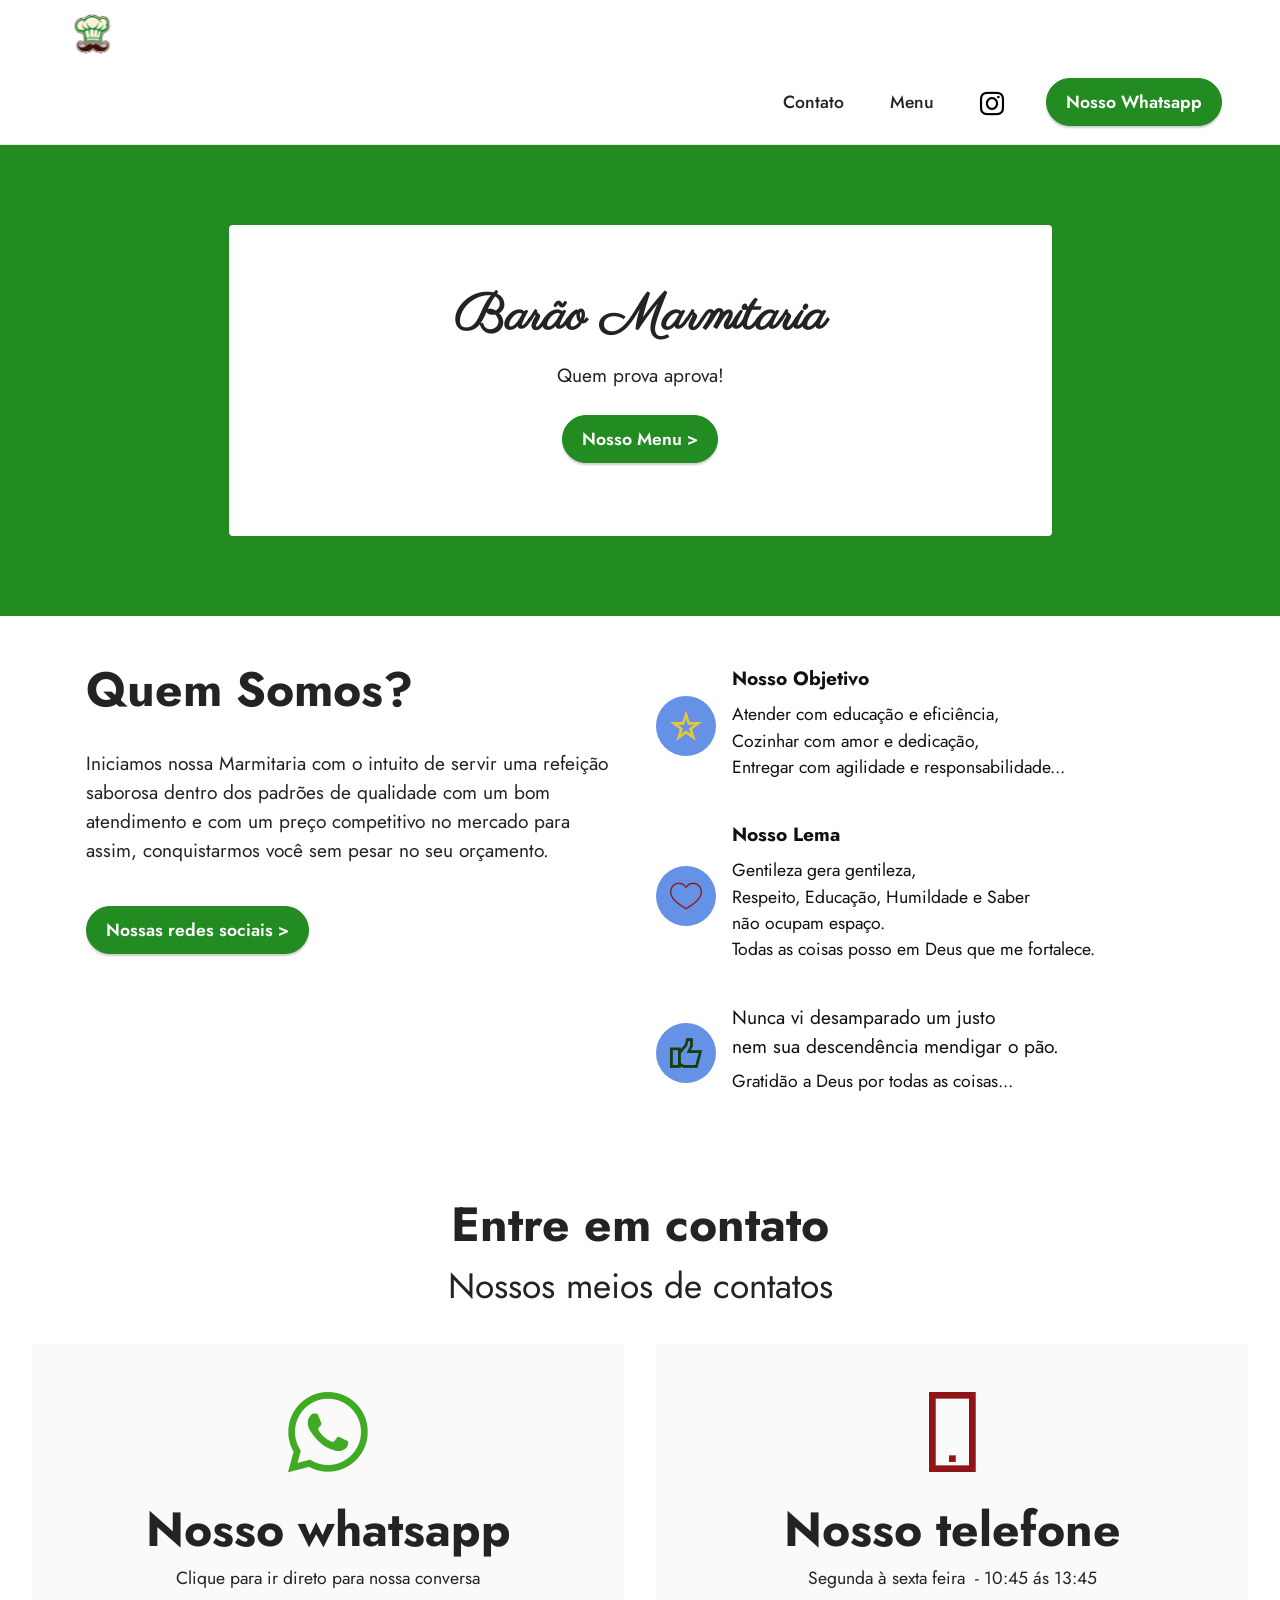
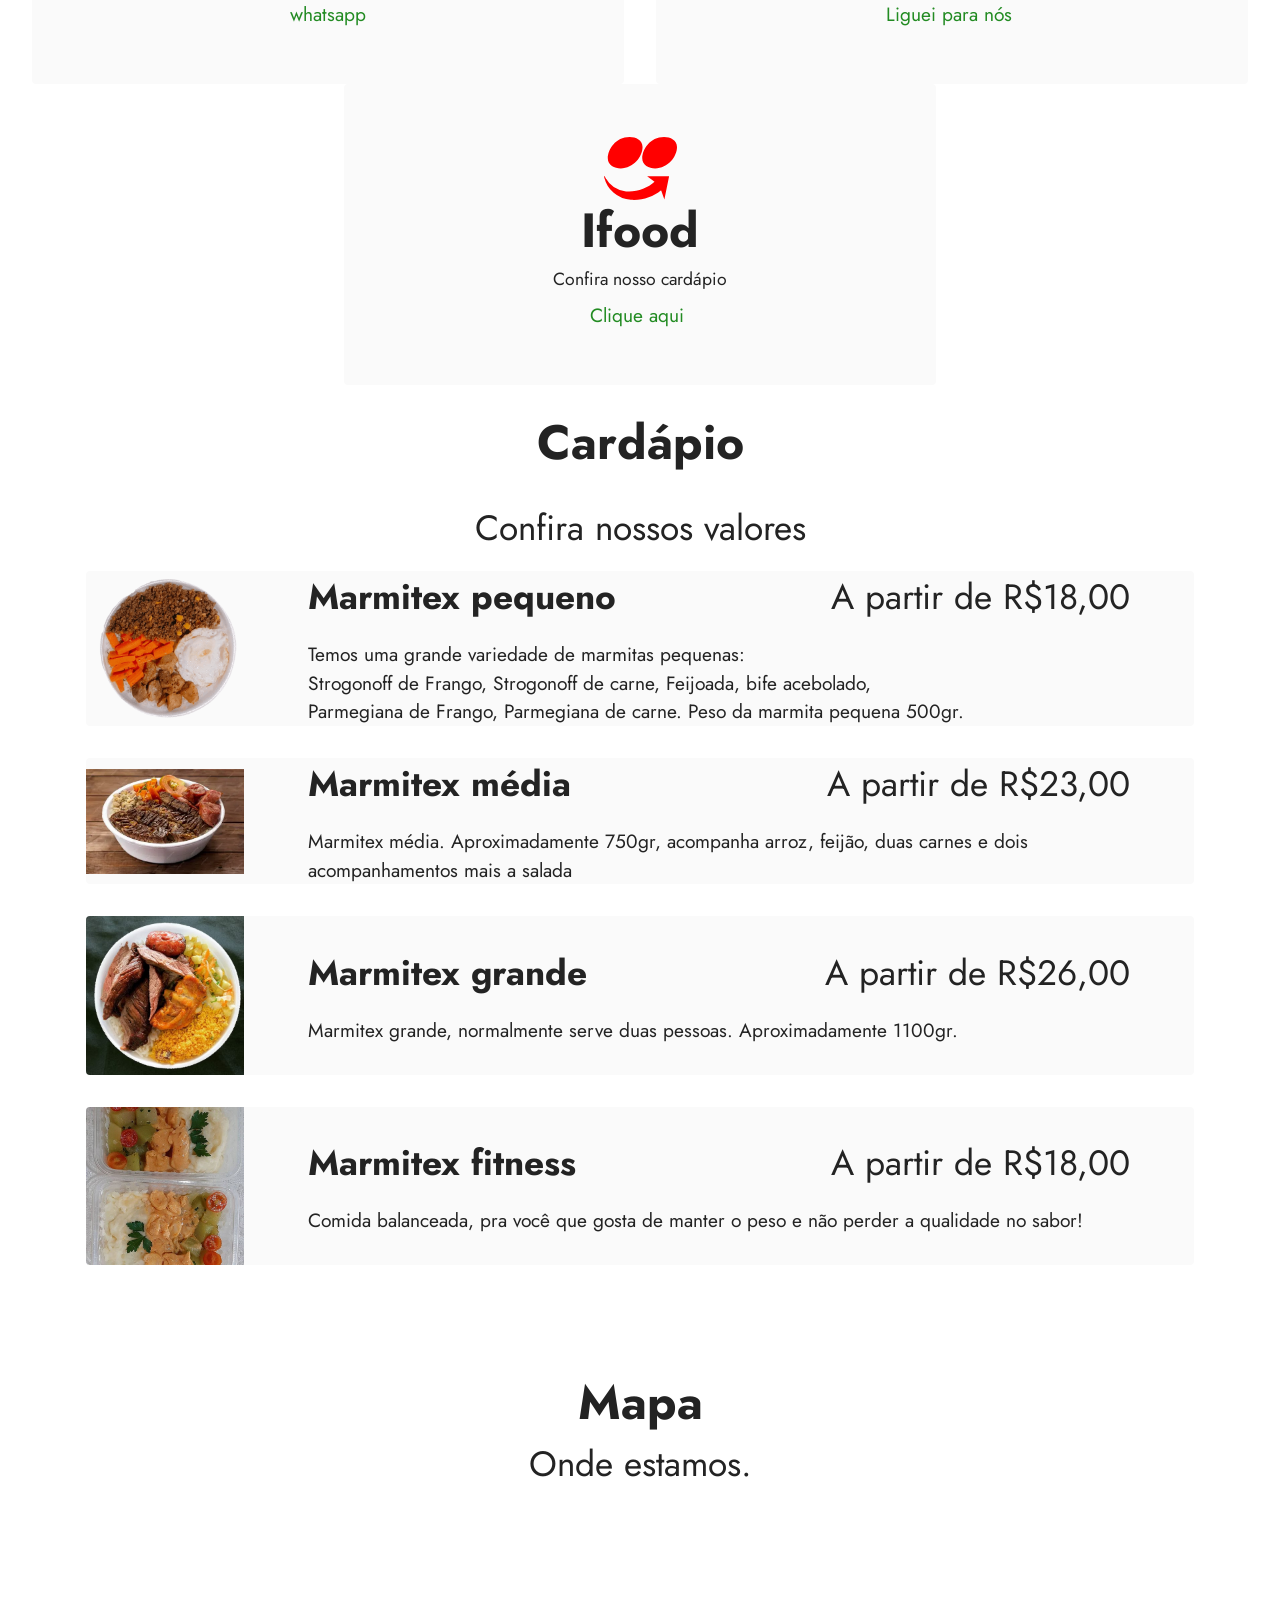
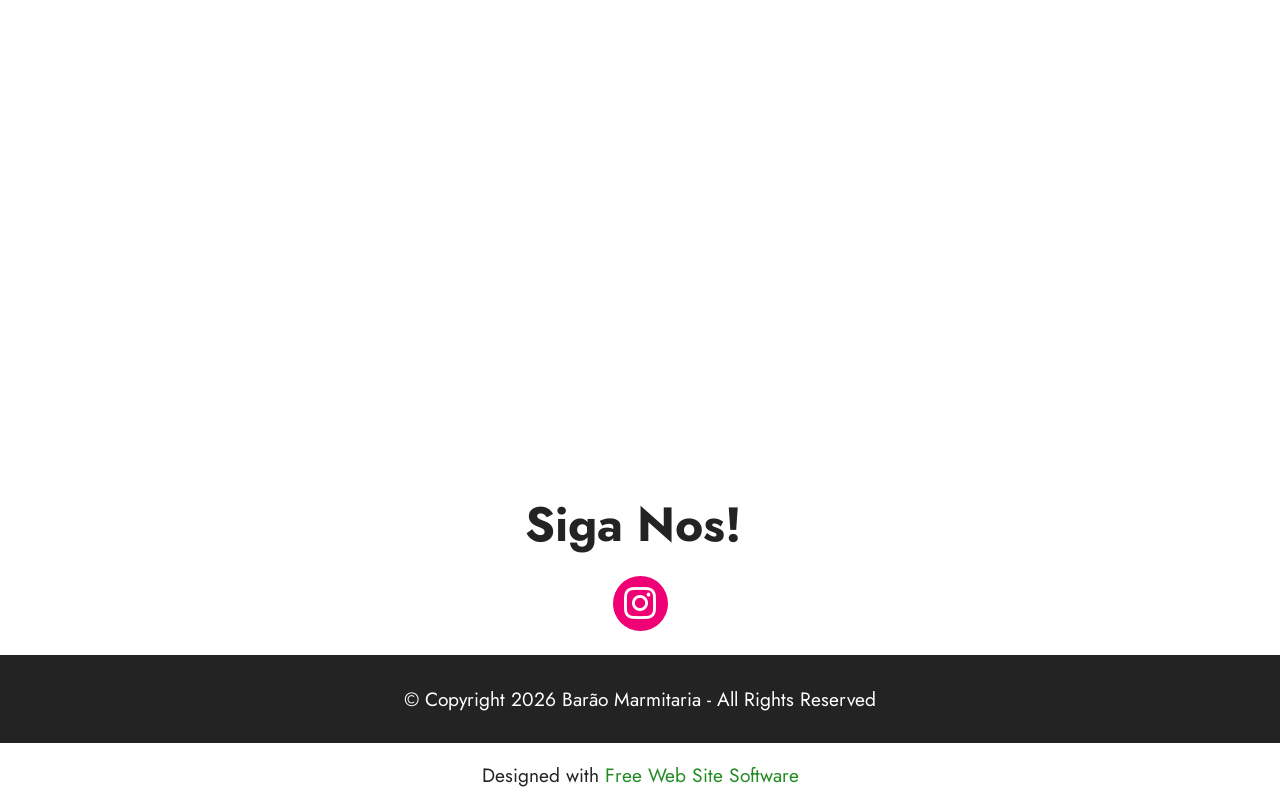
<file: index.html>
<!doctype html>
<html>
  <head>
    <!-- Site made with Mobirise Website Builder v5.6.11, https://mobirise.com -->
    <meta charset="UTF-8" />
    <meta http-equiv="X-UA-Compatible" content="IE=edge" />
    <meta name="generator" content="Mobirise v5.6.11, mobirise.com" />
    <meta name="twitter:card" content="summary_large_image" />
    <meta name="twitter:image:src" content="" />
    <meta property="og:image" content="" />
    <meta name="twitter:title" content="Barão Marmitaria" />
    <meta
      name="viewport"
      content="width=device-width, initial-scale=1, minimum-scale=1"
    />
    <link
      rel="shortcut icon"
      href="./assets/images/Barao.png"
      type="image/x-icon"
    />
    <meta name="description" content="" />

    <title>Barão Marmitaria</title>
    <link
      rel="stylesheet"
      href="./assets/web/assets/mobirise-icons2/mobirise2.css"
    />
    <link
      rel="stylesheet"
      href="./assets/web/assets/mobirise-icons/mobirise-icons.css"
    />
    <link rel="stylesheet" href="assets/bootstrap/css/bootstrap.min.css" />
    <link rel="stylesheet" href="assets/bootstrap/css/bootstrap-grid.min.css" />
    <link
      rel="stylesheet"
      href="./assets/bootstrap/css/bootstrap-reboot.min.css"
    />
    <link rel="stylesheet" href="./assets/dropdown/css/style.css" />
    <link rel="stylesheet" href="./assets/socicon/css/styles.css" />
    <link rel="stylesheet" href="./assets/theme/css/style.css" />
    <link
      rel="preload"
      href="https://fonts.googleapis.com/css?family=Parisienne:400&display=swap"
      as="style"
      onload="
        this.onload = null;
        this.rel = 'stylesheet';
      "
    />
    <noscript
      ><link
        rel="stylesheet"
        href="https://fonts.googleapis.com/css?family=Parisienne:400&display=swap"
    /></noscript>
    <link
      rel="preload"
      href="https://fonts.googleapis.com/css?family=Jost:100,200,300,400,500,600,700,800,900,100i,200i,300i,400i,500i,600i,700i,800i,900i&display=swap"
      as="style"
      onload="
        this.onload = null;
        this.rel = 'stylesheet';
      "
    />
    <noscript
      ><link
        rel="stylesheet"
        href="https://fonts.googleapis.com/css?family=Jost:100,200,300,400,500,600,700,800,900,100i,200i,300i,400i,500i,600i,700i,800i,900i&display=swap"
    /></noscript>
    <link
      rel="preload"
      as="style"
      href="assets/mobirise/css/mbr-additional.css"
    />
    <link
      rel="stylesheet"
      href="assets/mobirise/css/mbr-additional.css"
      type="text/css"
    />
  </head>
  <body>
    <section
      data-bs-version="5.1"
      class="menu cid-s48OLK6784"
      once="menu"
      id="menu1-h"
    >
      <nav class="navbar navbar-dropdown navbar-expand-lg">
        <div class="container-fluid">
          <div
            class="navbar-brand d-flex align-items-center justify-content-between w-100"
          >
            <!-- Logo à esquerda -->
            <span class="navbar-logo">
              <a href="https://mobiri.se">
                <img
                  src="assets/images/Barao.png"
                  alt="Logo"
                  style="height: 3.8rem"
                />
              </a>
            </span>

            
          </div>
          <button
            class="navbar-toggler ms-auto"
            type="button"
            data-toggle="collapse"
            data-bs-toggle="collapse"
            data-target="#navbarSupportedContent"
            data-bs-target="#navbarSupportedContent"
            aria-controls="navbarNavAltMarkup"
            aria-expanded="false"
            aria-label="Toggle navigation"
          >
            <div class="hamburger">
              <span></span>
              <span></span>
              <span></span>
              <span></span>
            </div>
          </button>
          <div class="collapse navbar-collapse" id="navbarSupportedContent">
            <ul class="navbar-nav nav-dropdown" data-app-modern-menu="true">
              <li class="nav-item">
                <a
                  class="nav-link link text-black text-primary display-4"
                  href="index.html#contacts1-n"
                  >Contato</a
                >
              </li>
              <li class="nav-item">
                <a
                  class="nav-link link text-black text-primary display-4"
                  href="index.html#features11-r"
                >
                  Menu</a
                >
              </li>
            </ul>
            <div class="icons-menu">
              <a
                class="iconfont-wrapper"
                href="https://www.instagram.com/marmitariabarao/"
                target="_blank"
              >
                <span class="p-2 mbr-iconfont socicon-instagram socicon"></span>
              </a>
            </div>
            <div class="navbar-buttons mbr-section-btn">
              <a class="btn btn-primary display-4" href="index.html#contacts1-n"
                >Nosso Whatsapp</a
              >
            </div>
          </div>
        </div>
      </nav>
    </section>

    <section
      data-bs-version="5.1"
      class="header12 cid-tcUc6BRKQY"
      id="header12-k"
    >
      <div class="container">
        <div class="row justify-content-center">
          <div class="card col-12 col-md-12 col-lg-9">
            <div class="card-wrapper">
              <div class="card-box align-center">
                <h1 class="card-title mbr-fonts-style mb-3 display-1">
                  <strong>Barão Marmitaria</strong>
                </h1>
                <p class="mbr-text mbr-fonts-style display-7">
                  Quem prova aprova!
                </p>
                <div class="mbr-section-btn mt-3">
                  <a
                    class="btn btn-primary display-4"
                    href="index.html#features11-r"
                    >Nosso Menu &gt;</a
                  >
                </div>
              </div>
            </div>
          </div>
        </div>
      </div>
    </section>

    <section
      data-bs-version="5.1"
      class="features12 cid-tcUcaCO4Kd"
      id="features13-l"
    >
      <div class="container">
        <div class="row justify-content-center">
          <div class="col-12 col-lg-6">
            <div class="card-wrapper">
              <div class="card-box align-left">
                <h4 class="card-title mbr-fonts-style mb-4 display-2">
                  <strong>Quem Somos?</strong>
                </h4>
                <p class="mbr-text mbr-fonts-style mb-4 display-7">
                  Iniciamos nossa Marmitaria com o intuito de servir uma
                  refeição saborosa dentro dos padrões de qualidade com um bom
                  atendimento e com um preço competitivo no mercado para assim,
                  conquistarmos você sem pesar no seu orçamento.&nbsp;
                </p>
                <div class="mbr-section-btn">
                  <a
                    class="btn btn-primary display-4"
                    href="index.html#share3-q"
                    >Nossas redes sociais &gt;</a
                  >
                </div>
              </div>
            </div>
          </div>
          <div class="col-12 col-lg-6">
            <div class="item mbr-flex">
              <div class="icon-box">
                <span
                  class="mbr-iconfont mobi-mbri-star mobi-mbri"
                  style="color: rgb(230, 198, 59); fill: rgb(230, 198, 59)"
                ></span>
              </div>
              <div class="text-box">
                <h4 class="icon-title mbr-black mbr-fonts-style display-7">
                  <strong>Nosso Objetivo</strong>
                </h4>
                <h5 class="icon-text mbr-black mbr-fonts-style display-4">
                  Atender com educação e eficiência,&nbsp;<br />Cozinhar com
                  amor e dedicação,<br />Entregar com agilidade e
                  responsabilidade...<br />
                </h5>
              </div>
            </div>
            <div class="item mbr-flex">
              <div class="icon-box">
                <span
                  class="mbr-iconfont mbri-hearth"
                  style="color: rgb(143, 22, 22); fill: rgb(143, 22, 22)"
                ></span>
              </div>
              <div class="text-box">
                <h4 class="icon-title mbr-black mbr-fonts-style display-7">
                  <strong>Nosso Lema</strong>
                </h4>
                <h5 class="icon-text mbr-black mbr-fonts-style display-4">
                  Gentileza gera gentileza,&nbsp;<br />Respeito, Educação,
                  Humildade e Saber<br />não ocupam espaço.&nbsp;<br />Todas as
                  coisas posso em Deus que me fortalece.&nbsp;<br />
                </h5>
              </div>
            </div>
            <div class="item mbr-flex">
              <div class="icon-box">
                <span
                  class="mbr-iconfont mobi-mbri-like mobi-mbri"
                  style="color: rgb(23, 61, 12); fill: rgb(23, 61, 12)"
                ></span>
              </div>
              <div class="text-box">
                <h4 class="icon-title mbr-black mbr-fonts-style display-7">
                  Nunca vi desamparado um justo&nbsp;<br />nem sua descendência
                  mendigar o pão.&nbsp;
                </h4>
                <h5 class="icon-text mbr-black mbr-fonts-style display-4">
                  Gratidão a Deus por todas as coisas...&nbsp;
                </h5>
              </div>
            </div>
          </div>
        </div>
      </div>
    </section>

    <section
      data-bs-version="5.1"
      class="contacts1 cid-tcUcweEhLg"
      id="contacts1-n"
    >
      <div class="container-fluid">
        <div class="mbr-section-head">
          <h3
            class="mbr-section-title mbr-fonts-style align-center mb-0 display-2"
          >
            <strong>Entre em contato</strong>
          </h3>
          <h4
            class="mbr-section-subtitle mbr-fonts-style align-center mb-0 mt-2 display-5"
          >
            Nossos meios de contatos
          </h4>
        </div>
        <div class="row justify-content-center mt-4">
          <div class="card col-12 col-lg-6">
            <div class="card-wrapper">
              <div class="card-box align-center">
                <div class="image-wrapper">
                  <a href="https://wa.me/5516997152525" target="_blank"
                    ><span
                      class="mbr-iconfont socicon-whatsapp socicon"
                      style="color: rgb(63, 170, 34); fill: rgb(63, 170, 34)"
                    ></span
                  ></a>
                </div>
                <h4 class="card-title mbr-fonts-style mb-2 display-2">
                  <strong>Nosso whatsapp</strong>
                </h4>
                <p class="mbr-text mbr-fonts-style mb-2 display-4">
                  Clique para ir direto para nossa conversa
                </p>
                <h5 class="link mbr-fonts-style display-7">
                  <a
                    href="https://wa.me/5516997152525"
                    class="text-primary"
                    target="_blank"
                    >whatsapp</a
                  >
                </h5>
              </div>
            </div>
          </div>
          <div class="card col-12 col-lg-6">
            <div class="card-wrapper">
              <div class="card-box align-center">
                <div class="image-wrapper">
                  <a href="tel:+55 16 99715-2525"
                    ><span
                      class="mbr-iconfont mobi-mbri-mobile-2 mobi-mbri"
                      style="color: rgb(143, 22, 22); fill: rgb(143, 22, 22)"
                    ></span
                  ></a>
                </div>
                <h4
                  class="card-title mbr-fonts-style align-center mb-2 display-2"
                >
                  <strong>Nosso telefone</strong>
                </h4>
                <p class="mbr-text mbr-fonts-style mb-2 display-4">
                  Segunda à sexta feira&nbsp; - 10:45 ás 13:45
                </p>
                <h5 class="link mbr-black mbr-fonts-style display-7">
                  <a href="tel:+55 16 99715-2525" class="text-primary"
                    >Liguei para nós&nbsp;</a
                  >
                </h5>
              </div>
            </div>
          </div>
          <div class="card col-12 col-lg-6">
            <div class="card-wrapper">
              <div class="card-box align-center">
                <div class="image-wrapper">
                  <svg
                    role="img"
                    viewBox="0 0 24 24"
                    xmlns="http://www.w3.org/2000/svg"
                    id="IconChangeColor"
                    height="73"
                    width="73"
                  >
                    <title _mstTextHash="58552" _mstHash="77">iFood</title>
                    <path
                      d="M8.428 1.67c-4.65 0-7.184 4.149-7.184 6.998 0 2.294 2.2 3.299 4.25 3.299l-.006-.006c4.244 0 7.184-3.854 7.184-6.998 0-2.29-2.175-3.293-4.244-3.293zm11.328 0c-4.65 0-7.184 4.149-7.184 6.998 0 2.294 2.2 3.299 4.25 3.299l-.006-.006C21.061 11.96 24 8.107 24 4.963c0-2.29-2.18-3.293-4.244-3.293zM14.172 14.52l2.435 1.834c-2.17 2.07-6.124 3.525-9.353 3.17A8.913 8.913 0 01.23 14.541H0a9.598 9.598 0 008.828 7.758c3.814.24 7.323-.905 9.947-3.13l-.004.007 1.08 2.988 1.555-7.623-7.234-.02Z"
                      id="mainIconPathAttribute"
                      fill="#ff0000"
                    ></path>
                  </svg>
                  <h4
                    class="card-title mbr-fonts-style align-center mb-2 display-2"
                  >
                    <strong>Ifood</strong>
                  </h4>
                  <p class="mbr-text mbr-fonts-style mb-2 display-4">
                    Confira nosso cardápio
                  </p>
                  <h5 class="link mbr-black mbr-fonts-style display-7">
                    <a
                      href="https://www.ifood.com.br/delivery/ribeirao-preto-sp/barao-marmitaria-jardim-anhanguera/f531e46c-9614-480b-8aca-52c275096a3c"
                      class="text-primary"
                      >Clique aqui&nbsp;</a
                    >
                  </h5>
                </div>
              </div>
            </div>
          </div>
        </div>
      </div>
    </section>

    <section
      data-bs-version="5.1"
      class="features10 cid-tcUcQ4RofT"
      id="features11-r"
    >
      <!---->

      <div class="container">
        <div class="title">
          <h3 class="mbr-section-title mbr-fonts-style mb-4 display-2">
            <strong>Cardápio</strong>
          </h3>
          <h4 class="mbr-section-subtitle mbr-fonts-style mb-3 display-5">
            Confira nossos valores
          </h4>
        </div>
        <div class="card">
          <div class="card-wrapper">
            <div class="row align-items-center">
              <div class="col-12 col-md-2">
                <div class="image-wrapper">
                  <img
                    src="assets/images/a-removebg-preview-509x490.png"
                    alt="Mobirise Website Builder"
                    title=""
                  />
                </div>
              </div>
              <div class="col-12 col-md">
                <div class="card-box">
                  <div class="row">
                    <div class="col-12">
                      <div class="top-line">
                        <h4 class="card-title mbr-fonts-style display-5">
                          <strong>Marmitex pequeno</strong>
                        </h4>
                        <p class="cost mbr-fonts-style display-5">
                          A partir de R$18,00
                        </p>
                      </div>
                    </div>
                    <div class="col-12">
                      <div class="bottom-line">
                        <p class="mbr-text mbr-fonts-style m-0 display-7">
                          Temos uma grande variedade de marmitas pequenas:<br />Strogonoff
                          de Frango, Strogonoff de carne, Feijoada, bife
                          acebolado,&nbsp;<br />Parmegiana de Frango, Parmegiana
                          de carne. Peso da marmita pequena 500gr. &nbsp;&nbsp;
                        </p>
                      </div>
                    </div>
                  </div>
                </div>
              </div>
            </div>
          </div>
        </div>
        <div class="card">
          <div class="card-wrapper">
            <div class="row align-items-center">
              <div class="col-12 col-md-2">
                <div class="image-wrapper">
                  <img
                    src="assets/images/media.png"
                    alt="Mobirise Website Builder"
                    title=""
                  />
                </div>
              </div>
              <div class="col-12 col-md">
                <div class="card-box">
                  <div class="row">
                    <div class="col-12">
                      <div class="top-line">
                        <h4 class="card-title mbr-fonts-style display-5">
                          <strong>Marmitex média&nbsp;</strong>
                        </h4>
                        <p class="cost mbr-fonts-style display-5">
                          A partir de R$23,00
                        </p>
                      </div>
                    </div>
                    <div class="col-12">
                      <div class="bottom-line">
                        <p class="mbr-text mbr-fonts-style m-0 display-7">
                          Marmitex média. Aproximadamente 750gr, acompanha
                          arroz, feijão, duas carnes e dois acompanhamentos mais
                          a salada
                        </p>
                      </div>
                    </div>
                  </div>
                </div>
              </div>
            </div>
          </div>
        </div>
        <div class="card">
          <div class="card-wrapper">
            <div class="row align-items-center">
              <div class="col-12 col-md-2">
                <div class="image-wrapper">
                  <img
                    src="assets/images/grande.jpg"
                    alt="Mobirise Website Builder"
                    title=""
                  />
                </div>
              </div>
              <div class="col-12 col-md">
                <div class="card-box">
                  <div class="row">
                    <div class="col-12">
                      <div class="top-line">
                        <h4 class="card-title mbr-fonts-style display-5">
                          <strong>Marmitex grande</strong>
                        </h4>
                        <p class="cost mbr-fonts-style display-5">
                          A partir de R$26,00
                        </p>
                      </div>
                    </div>
                    <div class="col-12">
                      <div class="bottom-line">
                        <p class="mbr-text mbr-fonts-style m-0 display-7">
                          Marmitex grande, normalmente serve duas pessoas.
                          Aproximadamente 1100gr.&nbsp;
                        </p>
                      </div>
                    </div>
                  </div>
                </div>
              </div>
            </div>
          </div>
        </div>
        <div class="card">
          <div class="card-wrapper">
            <div class="row align-items-center">
              <div class="col-12 col-md-2">
                <div class="image-wrapper">
                  <img
                    src="./assets/images/240636808-539662324042799-8551221007002755340-n-596x596.jpeg"
                    alt="Mobirise Website Builder"
                    title=""
                  />
                </div>
              </div>
              <div class="col-12 col-md">
                <div class="card-box">
                  <div class="row">
                    <div class="col-12">
                      <div class="top-line">
                        <h4 class="card-title mbr-fonts-style display-5">
                          <strong>Marmitex fitness&nbsp;</strong>
                        </h4>
                        <p class="cost mbr-fonts-style display-5">
                          A partir de R$18,00
                        </p>
                      </div>
                    </div>
                    <div class="col-12">
                      <div class="bottom-line">
                        <p class="mbr-text mbr-fonts-style m-0 display-7">
                          Comida balanceada, pra você que gosta de manter o peso
                          e não perder a qualidade no sabor!
                        </p>
                      </div>
                    </div>
                  </div>
                </div>
              </div>
            </div>
          </div>
        </div>
      </div>
    </section>

    <section data-bs-version="5.1" class="map1 cid-tcUmQvAT5r" id="map1-s">
      <div class="container">
        <div class="mbr-section-head mb-4">
          <h3
            class="mbr-section-title mbr-fonts-style align-center mb-0 display-2"
          >
            <strong>Mapa</strong>
          </h3>
          <h4
            class="mbr-section-subtitle mbr-fonts-style align-center mb-0 mt-2 display-5"
          >
            Onde estamos.
          </h4>
        </div>
        <div class="google-map">
          <iframe
            src="https://www.google.com/maps/embed?pb=!1m14!1m8!1m3!1d465.0300090977941!2d-47.772914!3d-21.18262!3m2!1i1024!2i768!4f13.1!3m3!1m2!1s0x94b9bf5c254f670f%3A0xab014bce5d32ea93!2sBar%C3%A3o%20Marmitaria!5e0!3m2!1spt-BR!2sus!4v1769554651970!5m2!1spt-BR!2sus"
            width="600"
            height="450"
            style="border: 0"
            allowfullscreen=""
            loading="lazy"
            referrerpolicy="no-referrer-when-downgrade"
          ></iframe>
        </div>
      </div>
    </section>

    <section data-bs-version="5.1" class="share3 cid-tcUcHB6FZe" id="share3-q">
      <div class="container">
        <div class="media-container-row">
          <div class="col-12">
            <h3
              class="mbr-section-title align-center mb-3 mbr-fonts-style display-2"
            >
              <strong>Siga Nos!&nbsp;</strong>
            </h3>
            <div class="social-list align-center">
              <a
                class="iconfont-wrapper bg-instagram m-2"
                href="https://www.instagram.com/marmitariabarao/"
                target="_blank"
              >
                <span class="socicon-instagram socicon"></span>
              </a>
            </div>
          </div>
        </div>
      </div>
    </section>

    <section
      data-bs-version="5.1"
      class="footer7 cid-tcUoKHovb0"
      once="footers"
      id="footer7-t"
    >
      <div class="container">
        <div class="media-container-row align-center mbr-white">
          <div class="col-12">
            <p class="mbr-text mb-0 mbr-fonts-style display-7">
              © Copyright 2026 Barão Marmitaria - All Rights Reserved
            </p>
          </div>
        </div>
      </div>
    </section>
    <section
      class="display-7"
      style="
        padding: 0;
        align-items: center;
        justify-content: center;
        flex-wrap: wrap;
        align-content: center;
        display: flex;
        position: relative;
        height: 4rem;
      "
    >
      <a
        href="https://mobiri.se/"
        style="
          flex: 1 1;
          height: 4rem;
          position: absolute;
          width: 100%;
          z-index: 1;
        "
        ><img
          alt=""
          style="height: 4rem"
          src="[data-uri]"
      /></a>
      <p style="margin: 0; text-align: center" class="display-7">
        Designed with &#8204;
      </p>
      <a style="z-index: 1" href="https://mobirise.com">
        Free Web Site Software</a
      >
    </section>
    <script src="./assets/bootstrap/js/bootstrap.bundle.min.js"></script>
    <script src="./assets/smoothscroll/smooth-scroll.js"></script>
    <script src="./assets/ytplayer/index.js"></script>
    <script src="./assets/dropdown/js/navbar-dropdown.js"></script>
    <script src="./assets/theme/js/script.js"></script>
  </body>
</html>
</file>
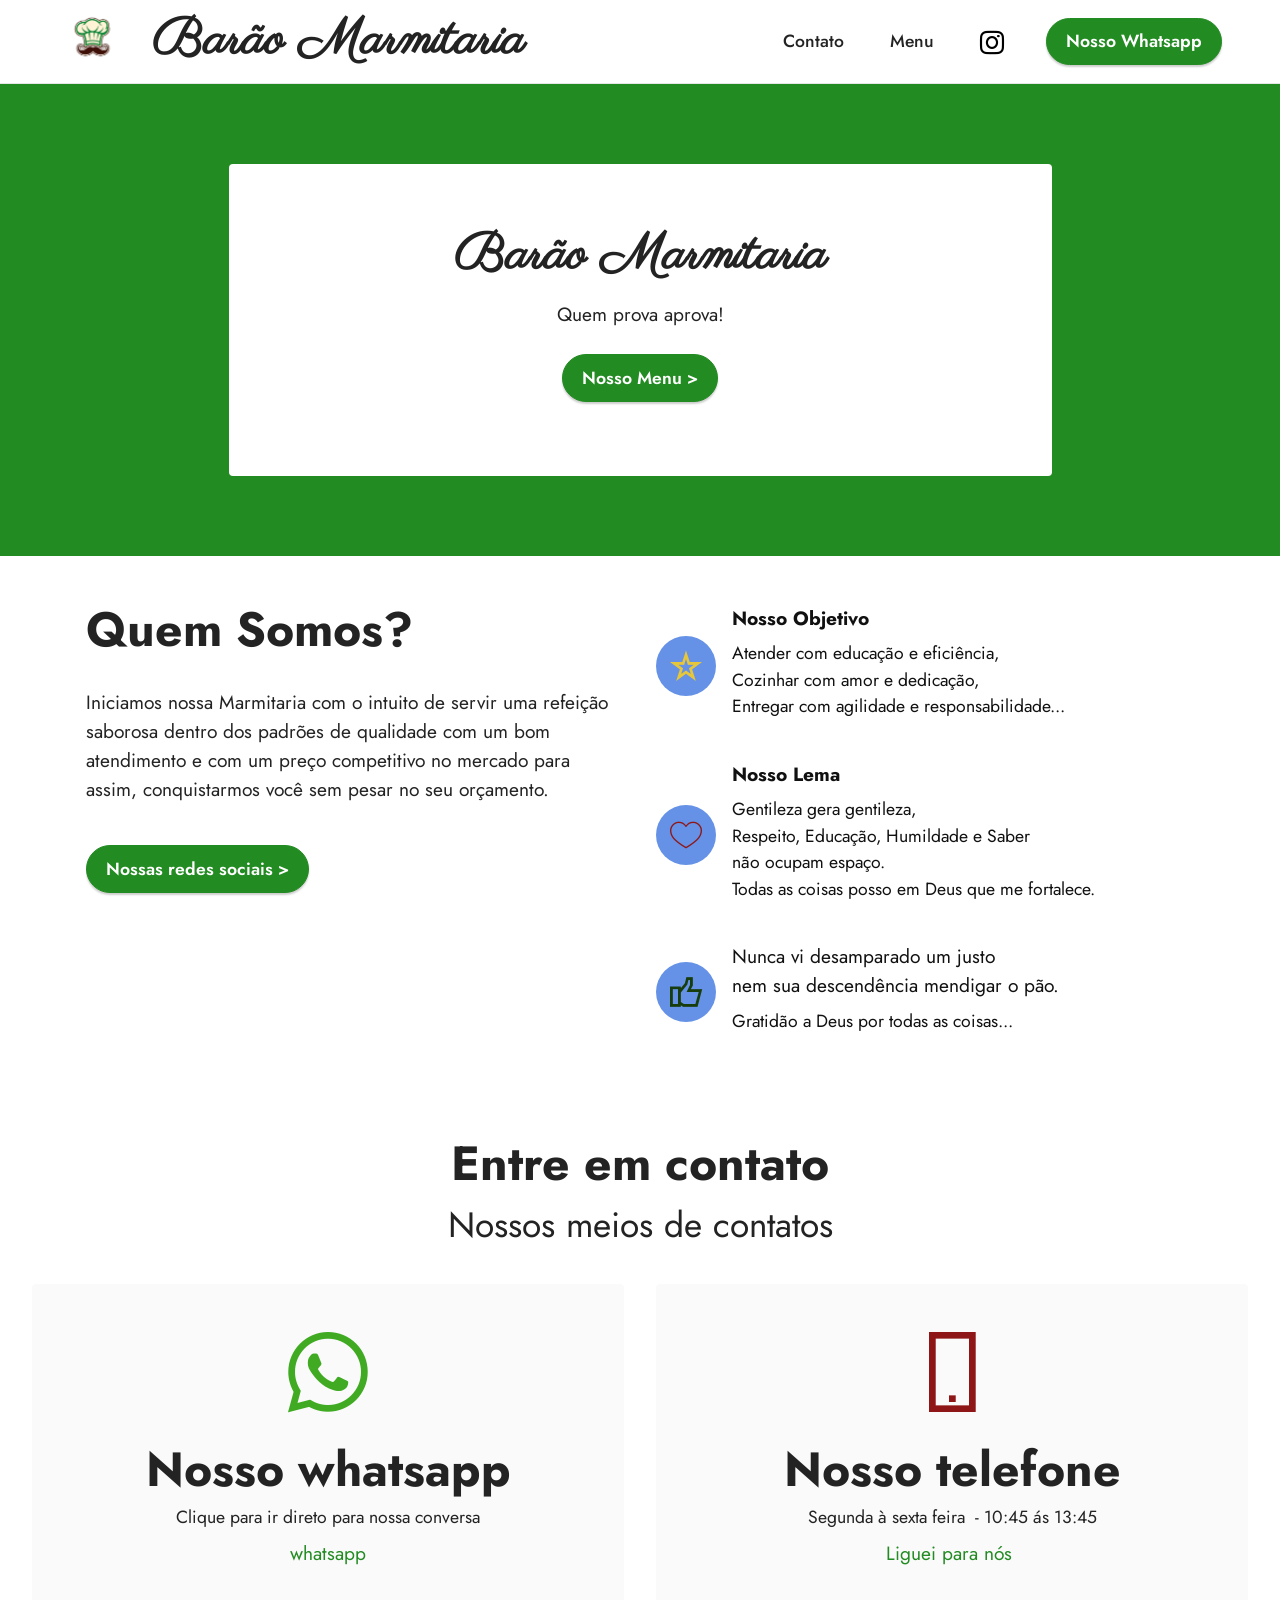
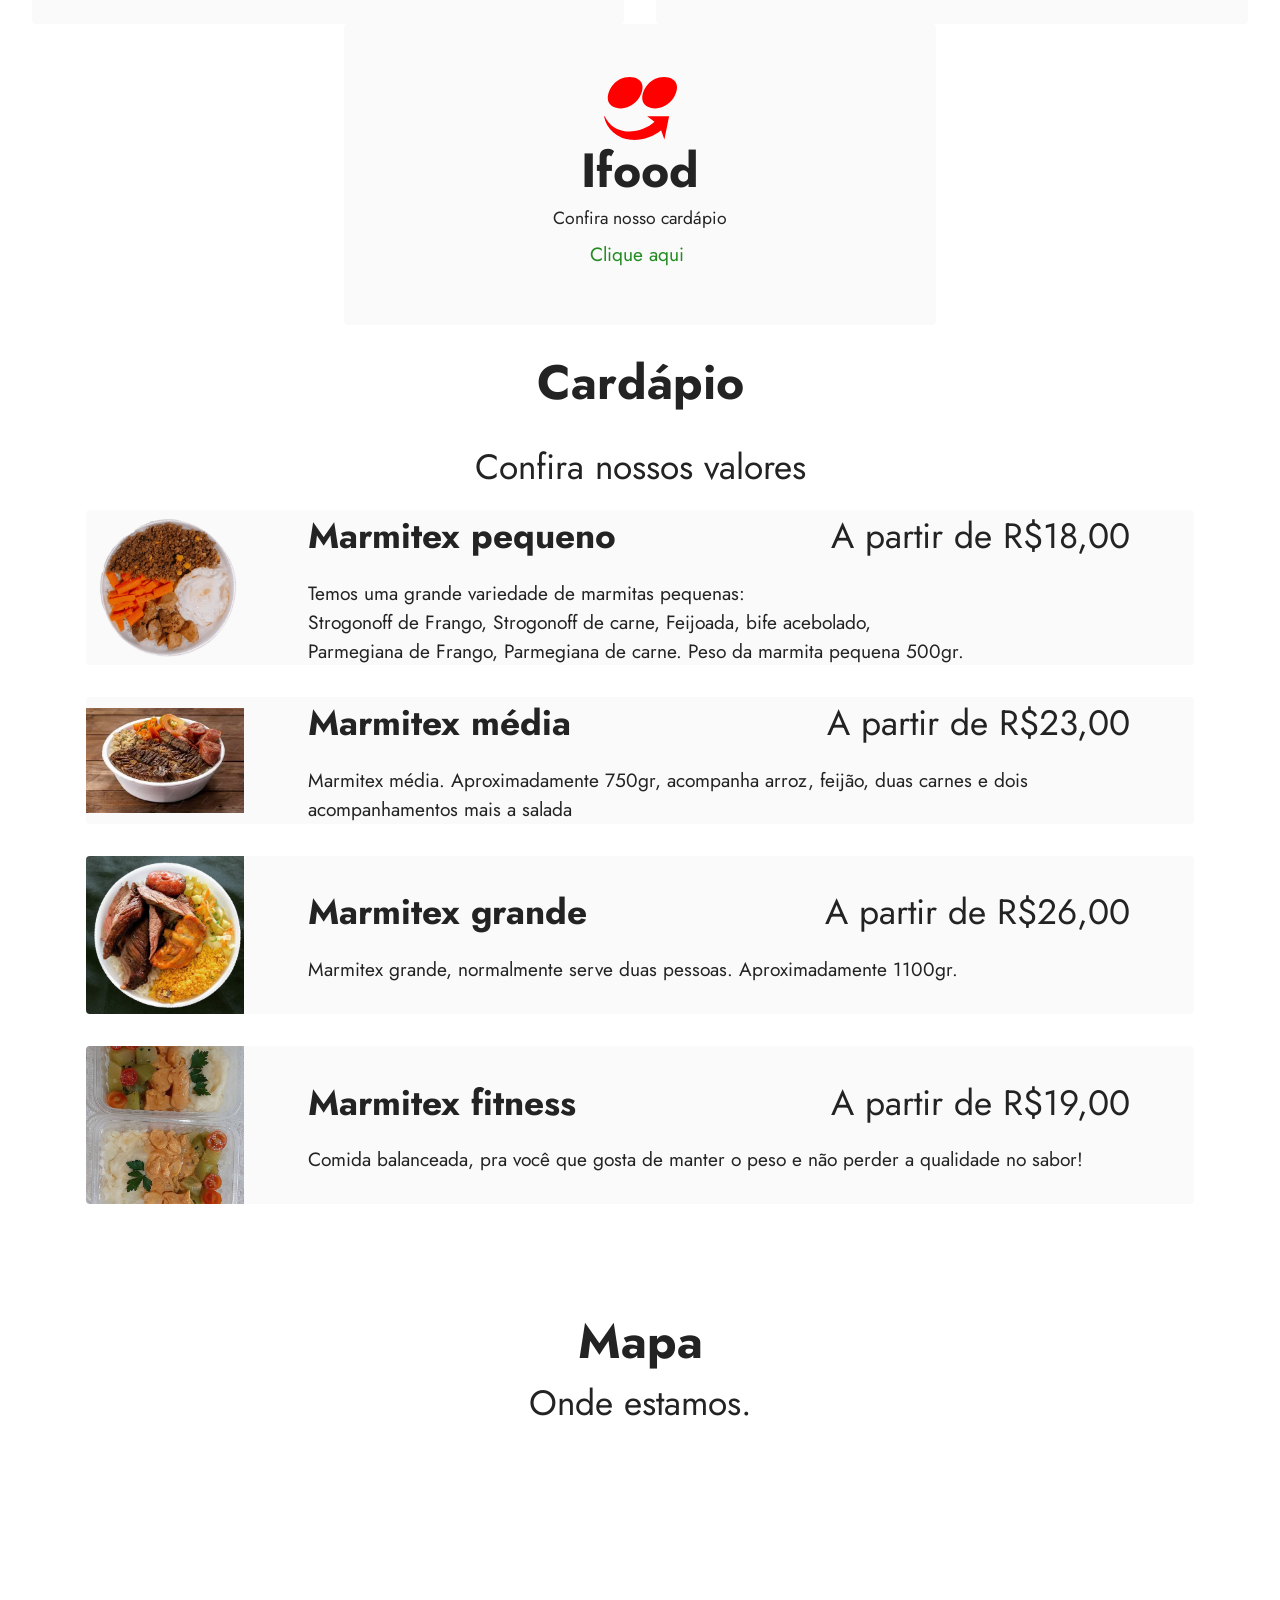
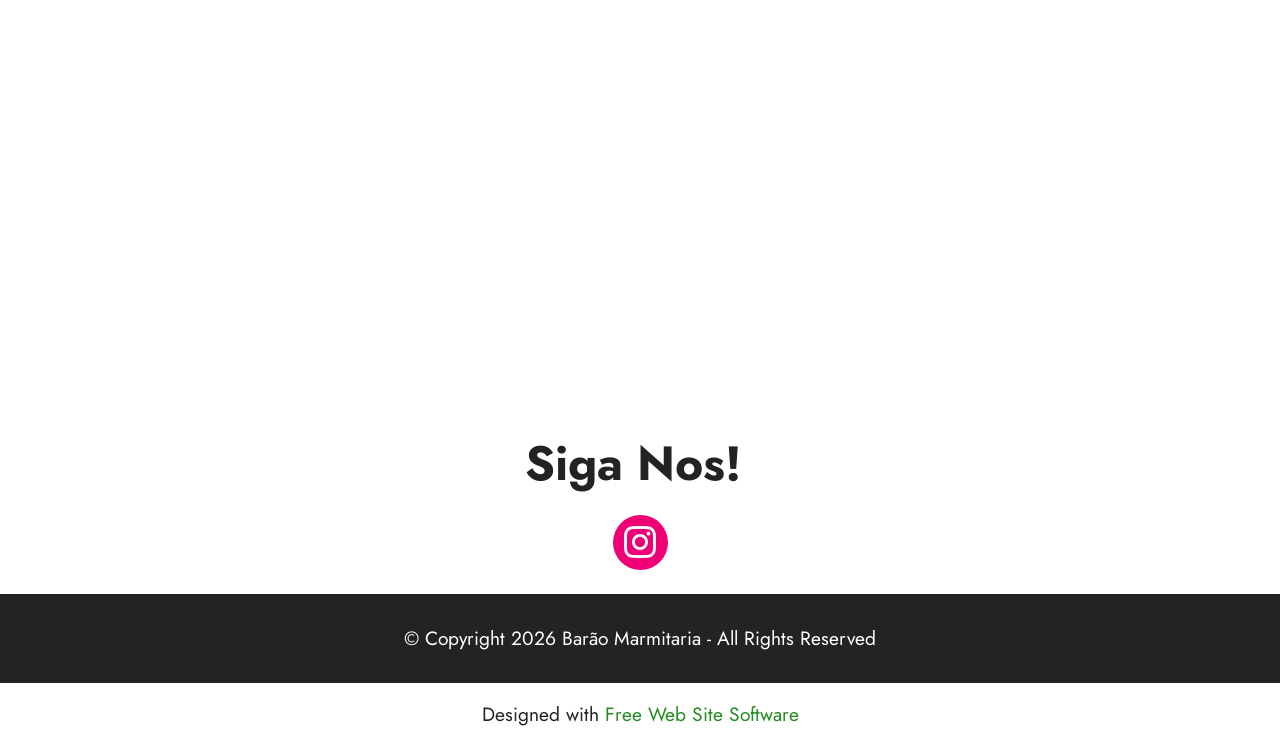
<file: barão/index.html>
<!doctype html>
<html>
  <head>
    <!-- Site made with Mobirise Website Builder v5.6.11, https://mobirise.com -->
    <meta charset="UTF-8" />
    <meta http-equiv="X-UA-Compatible" content="IE=edge" />
    <meta name="generator" content="Mobirise v5.6.11, mobirise.com" />
    <meta name="twitter:card" content="summary_large_image" />
    <meta name="twitter:image:src" content="" />
    <meta property="og:image" content="" />
    <meta name="twitter:title" content="Barão Marmitaria" />
    <meta
      name="viewport"
      content="width=device-width, initial-scale=1, minimum-scale=1"
    />
    <link
      rel="shortcut icon"
      href="assets/images/Barao.png"
      type="image/x-icon"
    />
    <meta name="description" content="" />

    <title>Barão Marmitaria</title>
    <link
      rel="stylesheet"
      href="assets/web/assets/mobirise-icons2/mobirise2.css"
    />
    <link
      rel="stylesheet"
      href="assets/web/assets/mobirise-icons/mobirise-icons.css"
    />
    <link rel="stylesheet" href="assets/bootstrap/css/bootstrap.min.css" />
    <link rel="stylesheet" href="assets/bootstrap/css/bootstrap-grid.min.css" />
    <link
      rel="stylesheet"
      href="assets/bootstrap/css/bootstrap-reboot.min.css"
    />
    <link rel="stylesheet" href="assets/dropdown/css/style.css" />
    <link rel="stylesheet" href="assets/socicon/css/styles.css" />
    <link rel="stylesheet" href="assets/theme/css/style.css" />
    <link
      rel="preload"
      href="https://fonts.googleapis.com/css?family=Parisienne:400&display=swap"
      as="style"
      onload="
        this.onload = null;
        this.rel = 'stylesheet';
      "
    />
    <noscript
      ><link
        rel="stylesheet"
        href="https://fonts.googleapis.com/css?family=Parisienne:400&display=swap"
    /></noscript>
    <link
      rel="preload"
      href="https://fonts.googleapis.com/css?family=Jost:100,200,300,400,500,600,700,800,900,100i,200i,300i,400i,500i,600i,700i,800i,900i&display=swap"
      as="style"
      onload="
        this.onload = null;
        this.rel = 'stylesheet';
      "
    />
    <noscript
      ><link
        rel="stylesheet"
        href="https://fonts.googleapis.com/css?family=Jost:100,200,300,400,500,600,700,800,900,100i,200i,300i,400i,500i,600i,700i,800i,900i&display=swap"
    /></noscript>
    <link
      rel="preload"
      as="style"
      href="assets/mobirise/css/mbr-additional.css"
    />
    <link
      rel="stylesheet"
      href="assets/mobirise/css/mbr-additional.css"
      type="text/css"
    />
  </head>
  <body>
    <section
      data-bs-version="5.1"
      class="menu cid-s48OLK6784"
      once="menu"
      id="menu1-h"
    >
      <nav class="navbar navbar-dropdown navbar-expand-lg">
        <div class="container-fluid">
          <div class="navbar-brand">
            <span class="navbar-logo">
              <a href="https://mobiri.se">
                <img
                  src="assets/images/Barao.png"
                  alt="Mobirise Website Builder"
                  style="height: 3.8rem"
                />
              </a>
            </span>
            <span class="navbar-caption-wrap"
              ><a
                class="navbar-caption text-black display-1"
                href="https://mobiri.se"
                >Barão Marmitaria</a
              ></span
            >
          </div>
          <button
            class="navbar-toggler"
            type="button"
            data-toggle="collapse"
            data-bs-toggle="collapse"
            data-target="#navbarSupportedContent"
            data-bs-target="#navbarSupportedContent"
            aria-controls="navbarNavAltMarkup"
            aria-expanded="false"
            aria-label="Toggle navigation"
          >
            <div class="hamburger">
              <span></span>
              <span></span>
              <span></span>
              <span></span>
            </div>
          </button>
          <div class="collapse navbar-collapse" id="navbarSupportedContent">
            <ul class="navbar-nav nav-dropdown" data-app-modern-menu="true">
              <li class="nav-item">
                <a
                  class="nav-link link text-black text-primary display-4"
                  href="index.html#contacts1-n"
                  >Contato</a
                >
              </li>
              <li class="nav-item">
                <a
                  class="nav-link link text-black text-primary display-4"
                  href="index.html#features11-r"
                >
                  Menu</a
                >
              </li>
            </ul>
            <div class="icons-menu">
              <a
                class="iconfont-wrapper"
                href="https://www.instagram.com/marmitariabarao/"
                target="_blank"
              >
                <span class="p-2 mbr-iconfont socicon-instagram socicon"></span>
              </a>
            </div>
            <div class="navbar-buttons mbr-section-btn">
              <a class="btn btn-primary display-4" href="index.html#contacts1-n"
                >Nosso Whatsapp</a
              >
            </div>
          </div>
        </div>
      </nav>
    </section>

    <section
      data-bs-version="5.1"
      class="header12 cid-tcUc6BRKQY"
      id="header12-k"
    >
      <div class="container">
        <div class="row justify-content-center">
          <div class="card col-12 col-md-12 col-lg-9">
            <div class="card-wrapper">
              <div class="card-box align-center">
                <h1 class="card-title mbr-fonts-style mb-3 display-1">
                  <strong>Barão Marmitaria</strong>
                </h1>
                <p class="mbr-text mbr-fonts-style display-7">
                  Quem prova aprova!
                </p>
                <div class="mbr-section-btn mt-3">
                  <a
                    class="btn btn-primary display-4"
                    href="index.html#features11-r"
                    >Nosso Menu &gt;</a
                  >
                </div>
              </div>
            </div>
          </div>
        </div>
      </div>
    </section>

    <section
      data-bs-version="5.1"
      class="features12 cid-tcUcaCO4Kd"
      id="features13-l"
    >
      <div class="container">
        <div class="row justify-content-center">
          <div class="col-12 col-lg-6">
            <div class="card-wrapper">
              <div class="card-box align-left">
                <h4 class="card-title mbr-fonts-style mb-4 display-2">
                  <strong>Quem Somos?</strong>
                </h4>
                <p class="mbr-text mbr-fonts-style mb-4 display-7">
                  Iniciamos nossa Marmitaria com o intuito de servir uma
                  refeição saborosa dentro dos padrões de qualidade com um bom
                  atendimento e com um preço competitivo no mercado para assim,
                  conquistarmos você sem pesar no seu orçamento.&nbsp;
                </p>
                <div class="mbr-section-btn">
                  <a
                    class="btn btn-primary display-4"
                    href="index.html#share3-q"
                    >Nossas redes sociais &gt;</a
                  >
                </div>
              </div>
            </div>
          </div>
          <div class="col-12 col-lg-6">
            <div class="item mbr-flex">
              <div class="icon-box">
                <span
                  class="mbr-iconfont mobi-mbri-star mobi-mbri"
                  style="color: rgb(230, 198, 59); fill: rgb(230, 198, 59)"
                ></span>
              </div>
              <div class="text-box">
                <h4 class="icon-title mbr-black mbr-fonts-style display-7">
                  <strong>Nosso Objetivo</strong>
                </h4>
                <h5 class="icon-text mbr-black mbr-fonts-style display-4">
                  Atender com educação e eficiência,&nbsp;<br />Cozinhar com
                  amor e dedicação,<br />Entregar com agilidade e
                  responsabilidade...<br />
                </h5>
              </div>
            </div>
            <div class="item mbr-flex">
              <div class="icon-box">
                <span
                  class="mbr-iconfont mbri-hearth"
                  style="color: rgb(143, 22, 22); fill: rgb(143, 22, 22)"
                ></span>
              </div>
              <div class="text-box">
                <h4 class="icon-title mbr-black mbr-fonts-style display-7">
                  <strong>Nosso Lema</strong>
                </h4>
                <h5 class="icon-text mbr-black mbr-fonts-style display-4">
                  Gentileza gera gentileza,&nbsp;<br />Respeito, Educação,
                  Humildade e Saber<br />não ocupam espaço.&nbsp;<br />Todas as
                  coisas posso em Deus que me fortalece.&nbsp;<br />
                </h5>
              </div>
            </div>
            <div class="item mbr-flex">
              <div class="icon-box">
                <span
                  class="mbr-iconfont mobi-mbri-like mobi-mbri"
                  style="color: rgb(23, 61, 12); fill: rgb(23, 61, 12)"
                ></span>
              </div>
              <div class="text-box">
                <h4 class="icon-title mbr-black mbr-fonts-style display-7">
                  Nunca vi desamparado um justo&nbsp;<br />nem sua descendência
                  mendigar o pão.&nbsp;
                </h4>
                <h5 class="icon-text mbr-black mbr-fonts-style display-4">
                  Gratidão a Deus por todas as coisas...&nbsp;
                </h5>
              </div>
            </div>
          </div>
        </div>
      </div>
    </section>

    <section
      data-bs-version="5.1"
      class="contacts1 cid-tcUcweEhLg"
      id="contacts1-n"
    >
      <div class="container-fluid">
        <div class="mbr-section-head">
          <h3
            class="mbr-section-title mbr-fonts-style align-center mb-0 display-2"
          >
            <strong>Entre em contato</strong>
          </h3>
          <h4
            class="mbr-section-subtitle mbr-fonts-style align-center mb-0 mt-2 display-5"
          >
            Nossos meios de contatos
          </h4>
        </div>
        <div class="row justify-content-center mt-4">
          <div class="card col-12 col-lg-6">
            <div class="card-wrapper">
              <div class="card-box align-center">
                <div class="image-wrapper">
                  <a href="https://wa.me/5516997152525" target="_blank"
                    ><span
                      class="mbr-iconfont socicon-whatsapp socicon"
                      style="color: rgb(63, 170, 34); fill: rgb(63, 170, 34)"
                    ></span
                  ></a>
                </div>
                <h4 class="card-title mbr-fonts-style mb-2 display-2">
                  <strong>Nosso whatsapp</strong>
                </h4>
                <p class="mbr-text mbr-fonts-style mb-2 display-4">
                  Clique para ir direto para nossa conversa
                </p>
                <h5 class="link mbr-fonts-style display-7">
                  <a
                    href="https://wa.me/5516997152525"
                    class="text-primary"
                    target="_blank"
                    >whatsapp</a
                  >
                </h5>
              </div>
            </div>
          </div>
          <div class="card col-12 col-lg-6">
            <div class="card-wrapper">
              <div class="card-box align-center">
                <div class="image-wrapper">
                  <a href="tel:+55 16 99715-2525"
                    ><span
                      class="mbr-iconfont mobi-mbri-mobile-2 mobi-mbri"
                      style="color: rgb(143, 22, 22); fill: rgb(143, 22, 22)"
                    ></span
                  ></a>
                </div>
                <h4
                  class="card-title mbr-fonts-style align-center mb-2 display-2"
                >
                  <strong>Nosso telefone</strong>
                </h4>
                <p class="mbr-text mbr-fonts-style mb-2 display-4">
                  Segunda à sexta feira&nbsp; - 10:45 ás 13:45
                </p>
                <h5 class="link mbr-black mbr-fonts-style display-7">
                  <a href="tel:+55 16 99715-2525" class="text-primary"
                    >Liguei para nós&nbsp;</a
                  >
                </h5>
              </div>
            </div>
          </div>
          <div class="card col-12 col-lg-6">
            <div class="card-wrapper">
              <div class="card-box align-center">
                <div class="image-wrapper">
                  <svg
                    role="img"
                    viewBox="0 0 24 24"
                    xmlns="http://www.w3.org/2000/svg"
                    id="IconChangeColor"
                    height="73"
                    width="73"
                  >
                    <title _mstTextHash="58552" _mstHash="77">iFood</title>
                    <path
                      d="M8.428 1.67c-4.65 0-7.184 4.149-7.184 6.998 0 2.294 2.2 3.299 4.25 3.299l-.006-.006c4.244 0 7.184-3.854 7.184-6.998 0-2.29-2.175-3.293-4.244-3.293zm11.328 0c-4.65 0-7.184 4.149-7.184 6.998 0 2.294 2.2 3.299 4.25 3.299l-.006-.006C21.061 11.96 24 8.107 24 4.963c0-2.29-2.18-3.293-4.244-3.293zM14.172 14.52l2.435 1.834c-2.17 2.07-6.124 3.525-9.353 3.17A8.913 8.913 0 01.23 14.541H0a9.598 9.598 0 008.828 7.758c3.814.24 7.323-.905 9.947-3.13l-.004.007 1.08 2.988 1.555-7.623-7.234-.02Z"
                      id="mainIconPathAttribute"
                      fill="#ff0000"
                    ></path>
                  </svg>
                  <h4
                    class="card-title mbr-fonts-style align-center mb-2 display-2"
                  >
                    <strong>Ifood</strong>
                  </h4>
                  <p class="mbr-text mbr-fonts-style mb-2 display-4">
                    Confira nosso cardápio
                  </p>
                  <h5 class="link mbr-black mbr-fonts-style display-7">
                    <a
                      href="https://www.ifood.com.br/delivery/ribeirao-preto-sp/barao-marmitaria-jardim-anhanguera/f531e46c-9614-480b-8aca-52c275096a3c"
                      class="text-primary"
                      >Clique aqui&nbsp;</a
                    >
                  </h5>
                </div>
              </div>
            </div>
          </div>
        </div>
      </div>
    </section>

    <section
      data-bs-version="5.1"
      class="features10 cid-tcUcQ4RofT"
      id="features11-r"
    >
      <!---->

      <div class="container">
        <div class="title">
          <h3 class="mbr-section-title mbr-fonts-style mb-4 display-2">
            <strong>Cardápio</strong>
          </h3>
          <h4 class="mbr-section-subtitle mbr-fonts-style mb-3 display-5">
            Confira nossos valores
          </h4>
        </div>
        <div class="card">
          <div class="card-wrapper">
            <div class="row align-items-center">
              <div class="col-12 col-md-2">
                <div class="image-wrapper">
                  <img
                    src="assets/images/a-removebg-preview-509x490.png"
                    alt="Mobirise Website Builder"
                    title=""
                  />
                </div>
              </div>
              <div class="col-12 col-md">
                <div class="card-box">
                  <div class="row">
                    <div class="col-12">
                      <div class="top-line">
                        <h4 class="card-title mbr-fonts-style display-5">
                          <strong>Marmitex pequeno</strong>
                        </h4>
                        <p class="cost mbr-fonts-style display-5">
                          A partir de R$18,00
                        </p>
                      </div>
                    </div>
                    <div class="col-12">
                      <div class="bottom-line">
                        <p class="mbr-text mbr-fonts-style m-0 display-7">
                          Temos uma grande variedade de marmitas pequenas:<br />Strogonoff
                          de Frango, Strogonoff de carne, Feijoada, bife
                          acebolado,&nbsp;<br />Parmegiana de Frango, Parmegiana
                          de carne. Peso da marmita pequena 500gr. &nbsp;&nbsp;
                        </p>
                      </div>
                    </div>
                  </div>
                </div>
              </div>
            </div>
          </div>
        </div>
        <div class="card">
          <div class="card-wrapper">
            <div class="row align-items-center">
              <div class="col-12 col-md-2">
                <div class="image-wrapper">
                  <img
                    src="assets/images/media.png"
                    alt="Mobirise Website Builder"
                    title=""
                  />
                </div>
              </div>
              <div class="col-12 col-md">
                <div class="card-box">
                  <div class="row">
                    <div class="col-12">
                      <div class="top-line">
                        <h4 class="card-title mbr-fonts-style display-5">
                          <strong>Marmitex média&nbsp;</strong>
                        </h4>
                        <p class="cost mbr-fonts-style display-5">
                          A partir de R$23,00
                        </p>
                      </div>
                    </div>
                    <div class="col-12">
                      <div class="bottom-line">
                        <p class="mbr-text mbr-fonts-style m-0 display-7">
                          Marmitex média. Aproximadamente 750gr, acompanha
                          arroz, feijão, duas carnes e dois acompanhamentos mais
                          a salada
                        </p>
                      </div>
                    </div>
                  </div>
                </div>
              </div>
            </div>
          </div>
        </div>
        <div class="card">
          <div class="card-wrapper">
            <div class="row align-items-center">
              <div class="col-12 col-md-2">
                <div class="image-wrapper">
                  <img
                    src="assets/images/grande.jpg"
                    alt="Mobirise Website Builder"
                    title=""
                  />
                </div>
              </div>
              <div class="col-12 col-md">
                <div class="card-box">
                  <div class="row">
                    <div class="col-12">
                      <div class="top-line">
                        <h4 class="card-title mbr-fonts-style display-5">
                          <strong>Marmitex grande</strong>
                        </h4>
                        <p class="cost mbr-fonts-style display-5">
                          A partir de R$26,00
                        </p>
                      </div>
                    </div>
                    <div class="col-12">
                      <div class="bottom-line">
                        <p class="mbr-text mbr-fonts-style m-0 display-7">
                          Marmitex grande, normalmente serve duas pessoas.
                          Aproximadamente 1100gr.&nbsp;
                        </p>
                      </div>
                    </div>
                  </div>
                </div>
              </div>
            </div>
          </div>
        </div>
        <div class="card">
          <div class="card-wrapper">
            <div class="row align-items-center">
              <div class="col-12 col-md-2">
                <div class="image-wrapper">
                  <img
                    src="assets/images/240636808-539662324042799-8551221007002755340-n-596x596.jpeg"
                    alt="Mobirise Website Builder"
                    title=""
                  />
                </div>
              </div>
              <div class="col-12 col-md">
                <div class="card-box">
                  <div class="row">
                    <div class="col-12">
                      <div class="top-line">
                        <h4 class="card-title mbr-fonts-style display-5">
                          <strong>Marmitex fitness&nbsp;</strong>
                        </h4>
                        <p class="cost mbr-fonts-style display-5">
                          A partir de R$19,00
                        </p>
                      </div>
                    </div>
                    <div class="col-12">
                      <div class="bottom-line">
                        <p class="mbr-text mbr-fonts-style m-0 display-7">
                          Comida balanceada, pra você que gosta de manter o peso
                          e não perder a qualidade no sabor!
                        </p>
                      </div>
                    </div>
                  </div>
                </div>
              </div>
            </div>
          </div>
        </div>
      </div>
    </section>

    <section data-bs-version="5.1" class="map1 cid-tcUmQvAT5r" id="map1-s">
      <div class="container">
        <div class="mbr-section-head mb-4">
          <h3
            class="mbr-section-title mbr-fonts-style align-center mb-0 display-2"
          >
            <strong>Mapa</strong>
          </h3>
          <h4
            class="mbr-section-subtitle mbr-fonts-style align-center mb-0 mt-2 display-5"
          >
            Onde estamos.
          </h4>
        </div>
        <div class="google-map">
          <iframe
            src="https://www.google.com/maps/embed?pb=!1m14!1m8!1m3!1d465.0300090977941!2d-47.772914!3d-21.18262!3m2!1i1024!2i768!4f13.1!3m3!1m2!1s0x94b9bf5c254f670f%3A0xab014bce5d32ea93!2sBar%C3%A3o%20Marmitaria!5e0!3m2!1spt-BR!2sus!4v1769554651970!5m2!1spt-BR!2sus"
            width="600"
            height="450"
            style="border: 0"
            allowfullscreen=""
            loading="lazy"
            referrerpolicy="no-referrer-when-downgrade"
          ></iframe>
        </div>
      </div>
    </section>

    <section data-bs-version="5.1" class="share3 cid-tcUcHB6FZe" id="share3-q">
      <div class="container">
        <div class="media-container-row">
          <div class="col-12">
            <h3
              class="mbr-section-title align-center mb-3 mbr-fonts-style display-2"
            >
              <strong>Siga Nos!&nbsp;</strong>
            </h3>
            <div class="social-list align-center">
              <a
                class="iconfont-wrapper bg-instagram m-2"
                href="https://www.instagram.com/marmitariabarao/"
                target="_blank"
              >
                <span class="socicon-instagram socicon"></span>
              </a>
            </div>
          </div>
        </div>
      </div>
    </section>

    <section
      data-bs-version="5.1"
      class="footer7 cid-tcUoKHovb0"
      once="footers"
      id="footer7-t"
    >
      <div class="container">
        <div class="media-container-row align-center mbr-white">
          <div class="col-12">
            <p class="mbr-text mb-0 mbr-fonts-style display-7">
              © Copyright 2026 Barão Marmitaria - All Rights Reserved
            </p>
          </div>
        </div>
      </div>
    </section>
    <section
      class="display-7"
      style="
        padding: 0;
        align-items: center;
        justify-content: center;
        flex-wrap: wrap;
        align-content: center;
        display: flex;
        position: relative;
        height: 4rem;
      "
    >
      <a
        href="https://mobiri.se/"
        style="
          flex: 1 1;
          height: 4rem;
          position: absolute;
          width: 100%;
          z-index: 1;
        "
        ><img
          alt=""
          style="height: 4rem"
          src="[data-uri]"
      /></a>
      <p style="margin: 0; text-align: center" class="display-7">
        Designed with &#8204;
      </p>
      <a style="z-index: 1" href="https://mobirise.com">
        Free Web Site Software</a
      >
    </section>
    <script src="assets/bootstrap/js/bootstrap.bundle.min.js"></script>
    <script src="assets/smoothscroll/smooth-scroll.js"></script>
    <script src="assets/ytplayer/index.js"></script>
    <script src="assets/dropdown/js/navbar-dropdown.js"></script>
    <script src="assets/theme/js/script.js"></script>
  </body>
</html>
</file>
<file: assets/web/assets/mobirise-icons2/mobirise2.css>
@font-face {
  font-family: 'Moririse2';
  font-display: swap;
  src:  url('mobirise2.eot?f2bix4');
  src:  url('mobirise2.eot?f2bix4#iefix') format('embedded-opentype'),
    url('mobirise2.ttf?f2bix4') format('truetype'),
    url('mobirise2.woff?f2bix4') format('woff'),
    url('mobirise2.svg?f2bix4#mobirise2') format('svg');
  font-weight: normal;
  font-style: normal;
}

[class^="mobi-"], [class*=" mobi-"] {
  /* use !important to prevent issues with browser extensions that change fonts */
  font-family: 'Moririse2' !important;
  speak: none;
  font-style: normal;
  font-weight: normal;
  font-variant: normal;
  text-transform: none;
  line-height: 1;

  /* Better Font Rendering =========== */
  -webkit-font-smoothing: antialiased;
  -moz-osx-font-smoothing: grayscale;
}

.mobi-mbri-add-submenu:before {
  content: "\e900";
}
.mobi-mbri-alert:before {
  content: "\e901";
}
.mobi-mbri-align-center:before {
  content: "\e902";
}
.mobi-mbri-align-justify:before {
  content: "\e903";
}
.mobi-mbri-align-left:before {
  content: "\e904";
}
.mobi-mbri-align-right:before {
  content: "\e905";
}
.mobi-mbri-android:before {
  content: "\e906";
}
.mobi-mbri-apple:before {
  content: "\e907";
}
.mobi-mbri-arrow-down:before {
  content: "\e908";
}
.mobi-mbri-arrow-next:before {
  content: "\e909";
}
.mobi-mbri-arrow-prev:before {
  content: "\e90a";
}
.mobi-mbri-arrow-up:before {
  content: "\e90b";
}
.mobi-mbri-bold:before {
  content: "\e90c";
}
.mobi-mbri-bookmark:before {
  content: "\e90d";
}
.mobi-mbri-bootstrap:before {
  content: "\e90e";
}
.mobi-mbri-briefcase:before {
  content: "\e90f";
}
.mobi-mbri-browse:before {
  content: "\e910";
}
.mobi-mbri-bulleted-list:before {
  content: "\e911";
}
.mobi-mbri-calendar:before {
  content: "\e912";
}
.mobi-mbri-camera:before {
  content: "\e913";
}
.mobi-mbri-cart-add:before {
  content: "\e914";
}
.mobi-mbri-cart-full:before {
  content: "\e915";
}
.mobi-mbri-cash:before {
  content: "\e916";
}
.mobi-mbri-change-style:before {
  content: "\e917";
}
.mobi-mbri-chat:before {
  content: "\e918";
}
.mobi-mbri-clock:before {
  content: "\e919";
}
.mobi-mbri-close:before {
  content: "\e91a";
}
.mobi-mbri-cloud:before {
  content: "\e91b";
}
.mobi-mbri-code:before {
  content: "\e91c";
}
.mobi-mbri-contact-form:before {
  content: "\e91d";
}
.mobi-mbri-credit-card:before {
  content: "\e91e";
}
.mobi-mbri-cursor-click:before {
  content: "\e91f";
}
.mobi-mbri-cust-feedback:before {
  content: "\e920";
}
.mobi-mbri-database:before {
  content: "\e921";
}
.mobi-mbri-delivery:before {
  content: "\e922";
}
.mobi-mbri-desktop:before {
  content: "\e923";
}
.mobi-mbri-devices:before {
  content: "\e924";
}
.mobi-mbri-down:before {
  content: "\e925";
}
.mobi-mbri-download-2:before {
  content: "\e926";
}
.mobi-mbri-download:before {
  content: "\e927";
}
.mobi-mbri-drag-n-drop-2:before {
  content: "\e928";
}
.mobi-mbri-drag-n-drop:before {
  content: "\e929";
}
.mobi-mbri-edit-2:before {
  content: "\e92a";
}
.mobi-mbri-edit:before {
  content: "\e92b";
}
.mobi-mbri-error:before {
  content: "\e92c";
}
.mobi-mbri-extension:before {
  content: "\e92d";
}
.mobi-mbri-features:before {
  content: "\e92e";
}
.mobi-mbri-file:before {
  content: "\e92f";
}
.mobi-mbri-flag:before {
  content: "\e930";
}
.mobi-mbri-folder:before {
  content: "\e931";
}
.mobi-mbri-gift:before {
  content: "\e932";
}
.mobi-mbri-github:before {
  content: "\e933";
}
.mobi-mbri-globe-2:before {
  content: "\e934";
}
.mobi-mbri-globe:before {
  content: "\e935";
}
.mobi-mbri-growing-chart:before {
  content: "\e936";
}
.mobi-mbri-hearth:before {
  content: "\e937";
}
.mobi-mbri-help:before {
  content: "\e938";
}
.mobi-mbri-home:before {
  content: "\e939";
}
.mobi-mbri-hot-cup:before {
  content: "\e93a";
}
.mobi-mbri-idea:before {
  content: "\e93b";
}
.mobi-mbri-image-gallery:before {
  content: "\e93c";
}
.mobi-mbri-image-slider:before {
  content: "\e93d";
}
.mobi-mbri-info:before {
  content: "\e93e";
}
.mobi-mbri-italic:before {
  content: "\e93f";
}
.mobi-mbri-key:before {
  content: "\e940";
}
.mobi-mbri-laptop:before {
  content: "\e941";
}
.mobi-mbri-layers:before {
  content: "\e942";
}
.mobi-mbri-left-right:before {
  content: "\e943";
}
.mobi-mbri-left:before {
  content: "\e944";
}
.mobi-mbri-letter:before {
  content: "\e945";
}
.mobi-mbri-like:before {
  content: "\e946";
}
.mobi-mbri-link:before {
  content: "\e947";
}
.mobi-mbri-lock:before {
  content: "\e948";
}
.mobi-mbri-login:before {
  content: "\e949";
}
.mobi-mbri-logout:before {
  content: "\e94a";
}
.mobi-mbri-magic-stick:before {
  content: "\e94b";
}
.mobi-mbri-map-pin:before {
  content: "\e94c";
}
.mobi-mbri-menu:before {
  content: "\e94d";
}
.mobi-mbri-mobile-2:before {
  content: "\e94e";
}
.mobi-mbri-mobile-horizontal:before {
  content: "\e94f";
}
.mobi-mbri-mobile:before {
  content: "\e950";
}
.mobi-mbri-mobirise:before {
  content: "\e951";
}
.mobi-mbri-more-horizontal:before {
  content: "\e952";
}
.mobi-mbri-more-vertical:before {
  content: "\e953";
}
.mobi-mbri-music:before {
  content: "\e954";
}
.mobi-mbri-new-file:before {
  content: "\e955";
}
.mobi-mbri-numbered-list:before {
  content: "\e956";
}
.mobi-mbri-opened-folder:before {
  content: "\e957";
}
.mobi-mbri-pages:before {
  content: "\e958";
}
.mobi-mbri-paper-plane:before {
  content: "\e959";
}
.mobi-mbri-paperclip:before {
  content: "\e95a";
}
.mobi-mbri-phone:before {
  content: "\e95b";
}
.mobi-mbri-photo:before {
  content: "\e95c";
}
.mobi-mbri-photos:before {
  content: "\e95d";
}
.mobi-mbri-pin:before {
  content: "\e95e";
}
.mobi-mbri-play:before {
  content: "\e95f";
}
.mobi-mbri-plus:before {
  content: "\e960";
}
.mobi-mbri-preview:before {
  content: "\e961";
}
.mobi-mbri-print:before {
  content: "\e962";
}
.mobi-mbri-protect:before {
  content: "\e963";
}
.mobi-mbri-question:before {
  content: "\e964";
}
.mobi-mbri-quote-left:before {
  content: "\e965";
}
.mobi-mbri-quote-right:before {
  content: "\e966";
}
.mobi-mbri-redo:before {
  content: "\e967";
}
.mobi-mbri-refresh:before {
  content: "\e968";
}
.mobi-mbri-responsive-2:before {
  content: "\e969";
}
.mobi-mbri-responsive:before {
  content: "\e96a";
}
.mobi-mbri-right:before {
  content: "\e96b";
}
.mobi-mbri-rocket:before {
  content: "\e96c";
}
.mobi-mbri-sad-face:before {
  content: "\e96d";
}
.mobi-mbri-sale:before {
  content: "\e96e";
}
.mobi-mbri-save:before {
  content: "\e96f";
}
.mobi-mbri-search:before {
  content: "\e970";
}
.mobi-mbri-setting-2:before {
  content: "\e971";
}
.mobi-mbri-setting-3:before {
  content: "\e972";
}
.mobi-mbri-setting:before {
  content: "\e973";
}
.mobi-mbri-share:before {
  content: "\e974";
}
.mobi-mbri-shopping-bag:before {
  content: "\e975";
}
.mobi-mbri-shopping-basket:before {
  content: "\e976";
}
.mobi-mbri-shopping-cart:before {
  content: "\e977";
}
.mobi-mbri-sites:before {
  content: "\e978";
}
.mobi-mbri-smile-face:before {
  content: "\e979";
}
.mobi-mbri-speed:before {
  content: "\e97a";
}
.mobi-mbri-star:before {
  content: "\e97b";
}
.mobi-mbri-success:before {
  content: "\e97c";
}
.mobi-mbri-sun:before {
  content: "\e97d";
}
.mobi-mbri-sun2:before {
  content: "\e97e";
}
.mobi-mbri-tablet-vertical:before {
  content: "\e97f";
}
.mobi-mbri-tablet:before {
  content: "\e980";
}
.mobi-mbri-target:before {
  content: "\e981";
}
.mobi-mbri-timer:before {
  content: "\e982";
}
.mobi-mbri-to-ftp:before {
  content: "\e983";
}
.mobi-mbri-to-local-drive:before {
  content: "\e984";
}
.mobi-mbri-touch-swipe:before {
  content: "\e985";
}
.mobi-mbri-touch:before {
  content: "\e986";
}
.mobi-mbri-trash:before {
  content: "\e987";
}
.mobi-mbri-underline:before {
  content: "\e988";
}
.mobi-mbri-undo:before {
  content: "\e989";
}
.mobi-mbri-unlink:before {
  content: "\e98a";
}
.mobi-mbri-unlock:before {
  content: "\e98b";
}
.mobi-mbri-up-down:before {
  content: "\e98c";
}
.mobi-mbri-up:before {
  content: "\e98d";
}
.mobi-mbri-update:before {
  content: "\e98e";
}
.mobi-mbri-upload-2:before {
  content: "\e98f";
}
.mobi-mbri-upload:before {
  content: "\e990";
}
.mobi-mbri-user-2:before {
  content: "\e991";
}
.mobi-mbri-user:before {
  content: "\e992";
}
.mobi-mbri-users:before {
  content: "\e993";
}
.mobi-mbri-video-play:before {
  content: "\e994";
}
.mobi-mbri-video:before {
  content: "\e995";
}
.mobi-mbri-watch:before {
  content: "\e996";
}
.mobi-mbri-website-theme-2:before {
  content: "\e997";
}
.mobi-mbri-website-theme:before {
  content: "\e998";
}
.mobi-mbri-wifi:before {
  content: "\e999";
}
.mobi-mbri-windows:before {
  content: "\e99a";
}
.mobi-mbri-zoom-in:before {
  content: "\e99b";
}
.mobi-mbri-zoom-out:before {
  content: "\e99c";
}
</file>
<file: assets/web/assets/mobirise-icons/mobirise-icons.css>
@font-face {
  font-family: 'MobiriseIcons';
  src:  url('mobirise-icons.eot?spat4u');
  src:  url('mobirise-icons.eot?spat4u#iefix') format('embedded-opentype'),
    url('mobirise-icons.ttf?spat4u') format('truetype'),
    url('mobirise-icons.woff?spat4u') format('woff'),
    url('mobirise-icons.svg?spat4u#MobiriseIcons') format('svg');
  font-weight: normal;
  font-style: normal;
  font-display: swap;
}

[class^="mbri-"], [class*=" mbri-"] {
  /* use !important to prevent issues with browser extensions that change fonts */
  font-family: MobiriseIcons !important;
  speak: none;
  font-style: normal;
  font-weight: normal;
  font-variant: normal;
  text-transform: none;
  line-height: 1;

  /* Better Font Rendering =========== */
  -webkit-font-smoothing: antialiased;
  -moz-osx-font-smoothing: grayscale;
}

.mbri-add-submenu:before {
  content: "\e900";
}
.mbri-alert:before {
  content: "\e901";
}
.mbri-align-center:before {
  content: "\e902";
}
.mbri-align-justify:before {
  content: "\e903";
}
.mbri-align-left:before {
  content: "\e904";
}
.mbri-align-right:before {
  content: "\e905";
}
.mbri-android:before {
  content: "\e906";
}
.mbri-apple:before {
  content: "\e907";
}
.mbri-arrow-down:before {
  content: "\e908";
}
.mbri-arrow-next:before {
  content: "\e909";
}
.mbri-arrow-prev:before {
  content: "\e90a";
}
.mbri-arrow-up:before {
  content: "\e90b";
}
.mbri-bold:before {
  content: "\e90c";
}
.mbri-bookmark:before {
  content: "\e90d";
}
.mbri-bootstrap:before {
  content: "\e90e";
}
.mbri-briefcase:before {
  content: "\e90f";
}
.mbri-browse:before {
  content: "\e910";
}
.mbri-bulleted-list:before {
  content: "\e911";
}
.mbri-calendar:before {
  content: "\e912";
}
.mbri-camera:before {
  content: "\e913";
}
.mbri-cart-add:before {
  content: "\e914";
}
.mbri-cart-full:before {
  content: "\e915";
}
.mbri-cash:before {
  content: "\e916";
}
.mbri-change-style:before {
  content: "\e917";
}
.mbri-chat:before {
  content: "\e918";
}
.mbri-clock:before {
  content: "\e919";
}
.mbri-close:before {
  content: "\e91a";
}
.mbri-cloud:before {
  content: "\e91b";
}
.mbri-code:before {
  content: "\e91c";
}
.mbri-contact-form:before {
  content: "\e91d";
}
.mbri-credit-card:before {
  content: "\e91e";
}
.mbri-cursor-click:before {
  content: "\e91f";
}
.mbri-cust-feedback:before {
  content: "\e920";
}
.mbri-database:before {
  content: "\e921";
}
.mbri-delivery:before {
  content: "\e922";
}
.mbri-desktop:before {
  content: "\e923";
}
.mbri-devices:before {
  content: "\e924";
}
.mbri-down:before {
  content: "\e925";
}
.mbri-download:before {
  content: "\e989";
}
.mbri-drag-n-drop:before {
  content: "\e927";
}
.mbri-drag-n-drop2:before {
  content: "\e928";
}
.mbri-edit:before {
  content: "\e929";
}
.mbri-edit2:before {
  content: "\e92a";
}
.mbri-error:before {
  content: "\e92b";
}
.mbri-extension:before {
  content: "\e92c";
}
.mbri-features:before {
  content: "\e92d";
}
.mbri-file:before {
  content: "\e92e";
}
.mbri-flag:before {
  content: "\e92f";
}
.mbri-folder:before {
  content: "\e930";
}
.mbri-gift:before {
  content: "\e931";
}
.mbri-github:before {
  content: "\e932";
}
.mbri-globe:before {
  content: "\e933";
}
.mbri-globe-2:before {
  content: "\e934";
}
.mbri-growing-chart:before {
  content: "\e935";
}
.mbri-hearth:before {
  content: "\e936";
}
.mbri-help:before {
  content: "\e937";
}
.mbri-home:before {
  content: "\e938";
}
.mbri-hot-cup:before {
  content: "\e939";
}
.mbri-idea:before {
  content: "\e93a";
}
.mbri-image-gallery:before {
  content: "\e93b";
}
.mbri-image-slider:before {
  content: "\e93c";
}
.mbri-info:before {
  content: "\e93d";
}
.mbri-italic:before {
  content: "\e93e";
}
.mbri-key:before {
  content: "\e93f";
}
.mbri-laptop:before {
  content: "\e940";
}
.mbri-layers:before {
  content: "\e941";
}
.mbri-left-right:before {
  content: "\e942";
}
.mbri-left:before {
  content: "\e943";
}
.mbri-letter:before {
  content: "\e944";
}
.mbri-like:before {
  content: "\e945";
}
.mbri-link:before {
  content: "\e946";
}
.mbri-lock:before {
  content: "\e947";
}
.mbri-login:before {
  content: "\e948";
}
.mbri-logout:before {
  content: "\e949";
}
.mbri-magic-stick:before {
  content: "\e94a";
}
.mbri-map-pin:before {
  content: "\e94b";
}
.mbri-menu:before {
  content: "\e94c";
}
.mbri-mobile:before {
  content: "\e94d";
}
.mbri-mobile2:before {
  content: "\e94e";
}
.mbri-mobirise:before {
  content: "\e94f";
}
.mbri-more-horizontal:before {
  content: "\e950";
}
.mbri-more-vertical:before {
  content: "\e951";
}
.mbri-music:before {
  content: "\e952";
}
.mbri-new-file:before {
  content: "\e953";
}
.mbri-numbered-list:before {
  content: "\e954";
}
.mbri-opened-folder:before {
  content: "\e955";
}
.mbri-pages:before {
  content: "\e956";
}
.mbri-paper-plane:before {
  content: "\e957";
}
.mbri-paperclip:before {
  content: "\e958";
}
.mbri-photo:before {
  content: "\e959";
}
.mbri-photos:before {
  content: "\e95a";
}
.mbri-pin:before {
  content: "\e95b";
}
.mbri-play:before {
  content: "\e95c";
}
.mbri-plus:before {
  content: "\e95d";
}
.mbri-preview:before {
  content: "\e95e";
}
.mbri-print:before {
  content: "\e95f";
}
.mbri-protect:before {
  content: "\e960";
}
.mbri-question:before {
  content: "\e961";
}
.mbri-quote-left:before {
  content: "\e962";
}
.mbri-quote-right:before {
  content: "\e963";
}
.mbri-refresh:before {
  content: "\e964";
}
.mbri-responsive:before {
  content: "\e965";
}
.mbri-right:before {
  content: "\e966";
}
.mbri-rocket:before {
  content: "\e967";
}
.mbri-sad-face:before {
  content: "\e968";
}
.mbri-sale:before {
  content: "\e969";
}
.mbri-save:before {
  content: "\e96a";
}
.mbri-search:before {
  content: "\e96b";
}
.mbri-setting:before {
  content: "\e96c";
}
.mbri-setting2:before {
  content: "\e96d";
}
.mbri-setting3:before {
  content: "\e96e";
}
.mbri-share:before {
  content: "\e96f";
}
.mbri-shopping-bag:before {
  content: "\e970";
}
.mbri-shopping-basket:before {
  content: "\e971";
}
.mbri-shopping-cart:before {
  content: "\e972";
}
.mbri-sites:before {
  content: "\e973";
}
.mbri-smile-face:before {
  content: "\e974";
}
.mbri-speed:before {
  content: "\e975";
}
.mbri-star:before {
  content: "\e976";
}
.mbri-success:before {
  content: "\e977";
}
.mbri-sun:before {
  content: "\e978";
}
.mbri-sun2:before {
  content: "\e979";
}
.mbri-tablet:before {
  content: "\e97a";
}
.mbri-tablet-vertical:before {
  content: "\e97b";
}
.mbri-target:before {
  content: "\e97c";
}
.mbri-timer:before {
  content: "\e97d";
}
.mbri-to-ftp:before {
  content: "\e97e";
}
.mbri-to-local-drive:before {
  content: "\e97f";
}
.mbri-touch-swipe:before {
  content: "\e980";
}
.mbri-touch:before {
  content: "\e981";
}
.mbri-trash:before {
  content: "\e982";
}
.mbri-underline:before {
  content: "\e983";
}
.mbri-unlink:before {
  content: "\e984";
}
.mbri-unlock:before {
  content: "\e985";
}
.mbri-up-down:before {
  content: "\e986";
}
.mbri-up:before {
  content: "\e987";
}
.mbri-update:before {
  content: "\e988";
}
.mbri-upload:before {
 content: "\e926"; 
}
.mbri-user:before {
  content: "\e98a";
}
.mbri-user2:before {
  content: "\e98b";
}
.mbri-users:before {
  content: "\e98c";
}
.mbri-video:before {
  content: "\e98d";
}
.mbri-video-play:before {
  content: "\e98e";
}
.mbri-watch:before {
  content: "\e98f";
}
.mbri-website-theme:before {
  content: "\e990";
}
.mbri-wifi:before {
  content: "\e991";
}
.mbri-windows:before {
  content: "\e992";
}
.mbri-zoom-out:before {
  content: "\e993";
}
.mbri-redo:before {
  content: "\e994";
}
.mbri-undo:before {
  content: "\e995";
}
</file>
<file: assets/dropdown/css/style.css>
.navbar-dropdown {
  left: 0;
  padding: 0;
  position: absolute;
  right: 0;
  top: 0;
  transition: all 0.45s ease;
  z-index: 1030;
  background: #282828; }
  .navbar-dropdown .navbar-logo {
    margin-right: 0.8rem;
    transition: margin 0.3s ease-in-out;
    vertical-align: middle; }
    .navbar-dropdown .navbar-logo img {
      height: 3.125rem;
      transition: all 0.3s ease-in-out; }
    .navbar-dropdown .navbar-logo.mbr-iconfont {
      font-size: 3.125rem;
      line-height: 3.125rem; }
  .navbar-dropdown .navbar-caption {
    font-weight: 700;
    white-space: normal;
    vertical-align: -4px;
    line-height: 3.125rem !important; }
    .navbar-dropdown .navbar-caption, .navbar-dropdown .navbar-caption:hover {
      color: inherit;
      text-decoration: none; }
  .navbar-dropdown .mbr-iconfont + .navbar-caption {
    vertical-align: -1px; }
  .navbar-dropdown.navbar-fixed-top {
    position: fixed; }
  .navbar-dropdown .navbar-brand span {
    vertical-align: -4px; }
  .navbar-dropdown.bg-color.transparent {
    background: none; }
  .navbar-dropdown.navbar-short .navbar-brand {
    padding: 0.625rem 0; }
    .navbar-dropdown.navbar-short .navbar-brand span {
      vertical-align: -1px; }
  .navbar-dropdown.navbar-short .navbar-caption {
    line-height: 2.375rem !important;
    vertical-align: -2px; }
  .navbar-dropdown.navbar-short .navbar-logo {
    margin-right: 0.5rem; }
    .navbar-dropdown.navbar-short .navbar-logo img {
      height: 2.375rem; }
    .navbar-dropdown.navbar-short .navbar-logo.mbr-iconfont {
      font-size: 2.375rem;
      line-height: 2.375rem; }
  .navbar-dropdown.navbar-short .mbr-table-cell {
    height: 3.625rem; }
  .navbar-dropdown .navbar-close {
    left: 0.6875rem;
    position: fixed;
    top: 0.75rem;
    z-index: 1000; }
  .navbar-dropdown .hamburger-icon {
    content: "";
    display: inline-block;
    vertical-align: middle;
    width: 16px;
    -webkit-box-shadow: 0 -6px 0 1px #282828,0 0 0 1px #282828,0 6px 0 1px #282828;
    -moz-box-shadow: 0 -6px 0 1px #282828,0 0 0 1px #282828,0 6px 0 1px #282828;
    box-shadow: 0 -6px 0 1px #282828,0 0 0 1px #282828,0 6px 0 1px #282828; }

.dropdown-menu .dropdown-toggle[data-toggle="dropdown-submenu"]::after {
  border-bottom: 0.35em solid transparent;
  border-left: 0.35em solid;
  border-right: 0;
  border-top: 0.35em solid transparent;
  margin-left: 0.3rem; }

.dropdown-menu .dropdown-item:focus {
  outline: 0; }

.nav-dropdown {
  font-size: 0.75rem;
  font-weight: 500;
  height: auto !important; }
  .nav-dropdown .nav-btn {
    padding-left: 1rem; }
  .nav-dropdown .link {
    margin: .667em 1.667em;
    font-weight: 500;
    padding: 0;
    transition: color .2s ease-in-out; }
    .nav-dropdown .link.dropdown-toggle {
      margin-right: 2.583em; }
      .nav-dropdown .link.dropdown-toggle::after {
        margin-left: .25rem;
        border-top: 0.35em solid;
        border-right: 0.35em solid transparent;
        border-left: 0.35em solid transparent;
        border-bottom: 0; }
      .nav-dropdown .link.dropdown-toggle[aria-expanded="true"] {
        margin: 0;
        padding: 0.667em 3.263em  0.667em 1.667em; }
  .nav-dropdown .link::after,
  .nav-dropdown .dropdown-item::after {
    color: inherit; }
  .nav-dropdown .btn {
    font-size: 0.75rem;
    font-weight: 700;
    letter-spacing: 0;
    margin-bottom: 0;
    padding-left: 1.25rem;
    padding-right: 1.25rem; }
  .nav-dropdown .dropdown-menu {
    border-radius: 0;
    border: 0;
    left: 0;
    margin: 0;
    padding-bottom: 1.25rem;
    padding-top: 1.25rem;
    position: relative; }
  .nav-dropdown .dropdown-submenu {
    margin-left: 0.125rem;
    top: 0; }
  .nav-dropdown .dropdown-item {
    font-weight: 500;
    line-height: 2;
    padding: 0.3846em 4.615em 0.3846em 1.5385em;
    position: relative;
    transition: color .2s ease-in-out, background-color .2s ease-in-out; }
    .nav-dropdown .dropdown-item::after {
      margin-top: -0.3077em;
      position: absolute;
      right: 1.1538em;
      top: 50%; }
    .nav-dropdown .dropdown-item:focus, .nav-dropdown .dropdown-item:hover {
      background: none; }

@media (max-width: 767px) {
  .nav-dropdown.navbar-toggleable-sm {
    bottom: 0;
    display: none;
    left: 0;
    overflow-x: hidden;
    position: fixed;
    top: 0;
    transform: translateX(-100%);
    -ms-transform: translateX(-100%);
    -webkit-transform: translateX(-100%);
    width: 18.75rem;
    z-index: 999; } }
.nav-dropdown.navbar-toggleable-xl {
  bottom: 0;
  display: none;
  left: 0;
  overflow-x: hidden;
  position: fixed;
  top: 0;
  transform: translateX(-100%);
  -ms-transform: translateX(-100%);
  -webkit-transform: translateX(-100%);
  width: 18.75rem;
  z-index: 999; }

.nav-dropdown-sm {
  display: block !important;
  overflow-x: hidden;
  overflow: auto;
  padding-top: 3.875rem; }
  .nav-dropdown-sm::after {
    content: "";
    display: block;
    height: 3rem;
    width: 100%; }
  .nav-dropdown-sm.collapse.in ~ .navbar-close {
    display: block !important; }
  .nav-dropdown-sm.collapsing, .nav-dropdown-sm.collapse.in {
    transform: translateX(0);
    -ms-transform: translateX(0);
    -webkit-transform: translateX(0);
    transition: all 0.25s ease-out;
    -webkit-transition: all 0.25s ease-out;
    background: #282828; }
  .nav-dropdown-sm.collapsing[aria-expanded="false"] {
    transform: translateX(-100%);
    -ms-transform: translateX(-100%);
    -webkit-transform: translateX(-100%); }
  .nav-dropdown-sm .nav-item {
    display: block;
    margin-left: 0 !important;
    padding-left: 0; }
  .nav-dropdown-sm .link,
  .nav-dropdown-sm .dropdown-item {
    border-top: 1px dotted rgba(255, 255, 255, 0.1);
    font-size: 0.8125rem;
    line-height: 1.6;
    margin: 0 !important;
    padding: 0.875rem 2.4rem 0.875rem 1.5625rem !important;
    position: relative;
    white-space: normal; }
    .nav-dropdown-sm .link:focus, .nav-dropdown-sm .link:hover,
    .nav-dropdown-sm .dropdown-item:focus,
    .nav-dropdown-sm .dropdown-item:hover {
      background: rgba(0, 0, 0, 0.2) !important;
      color: #c0a375; }
  .nav-dropdown-sm .nav-btn {
    position: relative;
    padding: 1.5625rem 1.5625rem 0 1.5625rem; }
    .nav-dropdown-sm .nav-btn::before {
      border-top: 1px dotted rgba(255, 255, 255, 0.1);
      content: "";
      left: 0;
      position: absolute;
      top: 0;
      width: 100%; }
    .nav-dropdown-sm .nav-btn + .nav-btn {
      padding-top: 0.625rem; }
      .nav-dropdown-sm .nav-btn + .nav-btn::before {
        display: none; }
  .nav-dropdown-sm .btn {
    padding: 0.625rem 0; }
  .nav-dropdown-sm .dropdown-toggle[data-toggle="dropdown-submenu"]::after {
    margin-left: .25rem;
    border-top: 0.35em solid;
    border-right: 0.35em solid transparent;
    border-left: 0.35em solid transparent;
    border-bottom: 0; }
  .nav-dropdown-sm .dropdown-toggle[data-toggle="dropdown-submenu"][aria-expanded="true"]::after {
    border-top: 0;
    border-right: 0.35em solid transparent;
    border-left: 0.35em solid transparent;
    border-bottom: 0.35em solid; }
  .nav-dropdown-sm .dropdown-menu {
    margin: 0;
    padding: 0;
    position: relative;
    top: 0;
    left: 0;
    width: 100%;
    border: 0;
    float: none;
    border-radius: 0;
    background: none; }
  .nav-dropdown-sm .dropdown-submenu {
    left: 100%;
    margin-left: 0.125rem;
    margin-top: -1.25rem;
    top: 0; }

.navbar-toggleable-sm .nav-dropdown .dropdown-menu {
  position: absolute; }

.navbar-toggleable-sm .nav-dropdown .dropdown-submenu {
  left: 100%;
  margin-left: 0.125rem;
  margin-top: -1.25rem;
  top: 0; }

.navbar-toggleable-sm.opened .nav-dropdown .dropdown-menu {
  position: relative; }

.navbar-toggleable-sm.opened .nav-dropdown .dropdown-submenu {
  left: 0;
  margin-left: 00rem;
  margin-top: 0rem;
  top: 0; }

.is-builder .nav-dropdown.collapsing {
  transition: none !important; }
</file>
<file: assets/socicon/css/styles.css>
@charset "UTF-8";

@font-face {
  font-family: 'Socicon';
  src:  url('../fonts/socicon.eot');
  src:  url('../fonts/socicon.eot?#iefix') format('embedded-opentype'),
    url('../fonts/socicon.woff2') format('woff2'),
    url('../fonts/socicon.ttf') format('truetype'),
    url('../fonts/socicon.woff') format('woff'),
    url('../fonts/socicon.svg#socicon') format('svg');
  font-weight: normal;
  font-style: normal;
  font-display: swap;
}

[data-icon]:before {
  font-family: "socicon" !important;
  content: attr(data-icon);
  font-style: normal !important;
  font-weight: normal !important;
  font-variant: normal !important;
  text-transform: none !important;
  speak: none;
  line-height: 1;
  -webkit-font-smoothing: antialiased;
  -moz-osx-font-smoothing: grayscale;
}

[class^="socicon-"], [class*=" socicon-"] {
  /* use !important to prevent issues with browser extensions that change fonts */
  font-family: 'Socicon' !important;
  speak: none;
  font-style: normal;
  font-weight: normal;
  font-variant: normal;
  text-transform: none;
  line-height: 1;

  /* Better Font Rendering =========== */
  -webkit-font-smoothing: antialiased;
  -moz-osx-font-smoothing: grayscale;
}

.socicon-eitaa:before {
  content: "\e97c";
}
.socicon-soroush:before {
  content: "\e97d";
}
.socicon-bale:before {
  content: "\e97e";
}
.socicon-zazzle:before {
  content: "\e97b";
}
.socicon-society6:before {
  content: "\e97a";
}
.socicon-redbubble:before {
  content: "\e979";
}
.socicon-avvo:before {
  content: "\e978";
}
.socicon-stitcher:before {
  content: "\e977";
}
.socicon-googlehangouts:before {
  content: "\e974";
}
.socicon-dlive:before {
  content: "\e975";
}
.socicon-vsco:before {
  content: "\e976";
}
.socicon-flipboard:before {
  content: "\e973";
}
.socicon-ubuntu:before {
  content: "\e958";
}
.socicon-artstation:before {
  content: "\e959";
}
.socicon-invision:before {
  content: "\e95a";
}
.socicon-torial:before {
  content: "\e95b";
}
.socicon-collectorz:before {
  content: "\e95c";
}
.socicon-seenthis:before {
  content: "\e95d";
}
.socicon-googleplaymusic:before {
  content: "\e95e";
}
.socicon-debian:before {
  content: "\e95f";
}
.socicon-filmfreeway:before {
  content: "\e960";
}
.socicon-gnome:before {
  content: "\e961";
}
.socicon-itchio:before {
  content: "\e962";
}
.socicon-jamendo:before {
  content: "\e963";
}
.socicon-mix:before {
  content: "\e964";
}
.socicon-sharepoint:before {
  content: "\e965";
}
.socicon-tinder:before {
  content: "\e966";
}
.socicon-windguru:before {
  content: "\e967";
}
.socicon-cdbaby:before {
  content: "\e968";
}
.socicon-elementaryos:before {
  content: "\e969";
}
.socicon-stage32:before {
  content: "\e96a";
}
.socicon-tiktok:before {
  content: "\e96b";
}
.socicon-gitter:before {
  content: "\e96c";
}
.socicon-letterboxd:before {
  content: "\e96d";
}
.socicon-threema:before {
  content: "\e96e";
}
.socicon-splice:before {
  content: "\e96f";
}
.socicon-metapop:before {
  content: "\e970";
}
.socicon-naver:before {
  content: "\e971";
}
.socicon-remote:before {
  content: "\e972";
}
.socicon-internet:before {
  content: "\e957";
}
.socicon-moddb:before {
  content: "\e94b";
}
.socicon-indiedb:before {
  content: "\e94c";
}
.socicon-traxsource:before {
  content: "\e94d";
}
.socicon-gamefor:before {
  content: "\e94e";
}
.socicon-pixiv:before {
  content: "\e94f";
}
.socicon-myanimelist:before {
  content: "\e950";
}
.socicon-blackberry:before {
  content: "\e951";
}
.socicon-wickr:before {
  content: "\e952";
}
.socicon-spip:before {
  content: "\e953";
}
.socicon-napster:before {
  content: "\e954";
}
.socicon-beatport:before {
  content: "\e955";
}
.socicon-hackerone:before {
  content: "\e956";
}
.socicon-hackernews:before {
  content: "\e946";
}
.socicon-smashwords:before {
  content: "\e947";
}
.socicon-kobo:before {
  content: "\e948";
}
.socicon-bookbub:before {
  content: "\e949";
}
.socicon-mailru:before {
  content: "\e94a";
}
.socicon-gitlab:before {
  content: "\e945";
}
.socicon-instructables:before {
  content: "\e944";
}
.socicon-portfolio:before {
  content: "\e943";
}
.socicon-codered:before {
  content: "\e940";
}
.socicon-origin:before {
  content: "\e941";
}
.socicon-nextdoor:before {
  content: "\e942";
}
.socicon-udemy:before {
  content: "\e93f";
}
.socicon-livemaster:before {
  content: "\e93e";
}
.socicon-crunchbase:before {
  content: "\e93b";
}
.socicon-homefy:before {
  content: "\e93c";
}
.socicon-calendly:before {
  content: "\e93d";
}
.socicon-realtor:before {
  content: "\e90f";
}
.socicon-tidal:before {
  content: "\e910";
}
.socicon-qobuz:before {
  content: "\e911";
}
.socicon-natgeo:before {
  content: "\e912";
}
.socicon-mastodon:before {
  content: "\e913";
}
.socicon-unsplash:before {
  content: "\e914";
}
.socicon-homeadvisor:before {
  content: "\e915";
}
.socicon-angieslist:before {
  content: "\e916";
}
.socicon-codepen:before {
  content: "\e917";
}
.socicon-slack:before {
  content: "\e918";
}
.socicon-openaigym:before {
  content: "\e919";
}
.socicon-logmein:before {
  content: "\e91a";
}
.socicon-fiverr:before {
  content: "\e91b";
}
.socicon-gotomeeting:before {
  content: "\e91c";
}
.socicon-aliexpress:before {
  content: "\e91d";
}
.socicon-guru:before {
  content: "\e91e";
}
.socicon-appstore:before {
  content: "\e91f";
}
.socicon-homes:before {
  content: "\e920";
}
.socicon-zoom:before {
  content: "\e921";
}
.socicon-alibaba:before {
  content: "\e922";
}
.socicon-craigslist:before {
  content: "\e923";
}
.socicon-wix:before {
  content: "\e924";
}
.socicon-redfin:before {
  content: "\e925";
}
.socicon-googlecalendar:before {
  content: "\e926";
}
.socicon-shopify:before {
  content: "\e927";
}
.socicon-freelancer:before {
  content: "\e928";
}
.socicon-seedrs:before {
  content: "\e929";
}
.socicon-bing:before {
  content: "\e92a";
}
.socicon-doodle:before {
  content: "\e92b";
}
.socicon-bonanza:before {
  content: "\e92c";
}
.socicon-squarespace:before {
  content: "\e92d";
}
.socicon-toptal:before {
  content: "\e92e";
}
.socicon-gust:before {
  content: "\e92f";
}
.socicon-ask:before {
  content: "\e930";
}
.socicon-trulia:before {
  content: "\e931";
}
.socicon-loomly:before {
  content: "\e932";
}
.socicon-ghost:before {
  content: "\e933";
}
.socicon-upwork:before {
  content: "\e934";
}
.socicon-fundable:before {
  content: "\e935";
}
.socicon-booking:before {
  content: "\e936";
}
.socicon-googlemaps:before {
  content: "\e937";
}
.socicon-zillow:before {
  content: "\e938";
}
.socicon-niconico:before {
  content: "\e939";
}
.socicon-toneden:before {
  content: "\e93a";
}
.socicon-augment:before {
  content: "\e908";
}
.socicon-bitbucket:before {
  content: "\e909";
}
.socicon-fyuse:before {
  content: "\e90a";
}
.socicon-yt-gaming:before {
  content: "\e90b";
}
.socicon-sketchfab:before {
  content: "\e90c";
}
.socicon-mobcrush:before {
  content: "\e90d";
}
.socicon-microsoft:before {
  content: "\e90e";
}
.socicon-pandora:before {
  content: "\e907";
}
.socicon-messenger:before {
  content: "\e906";
}
.socicon-gamewisp:before {
  content: "\e905";
}
.socicon-bloglovin:before {
  content: "\e904";
}
.socicon-tunein:before {
  content: "\e903";
}
.socicon-gamejolt:before {
  content: "\e901";
}
.socicon-trello:before {
  content: "\e902";
}
.socicon-spreadshirt:before {
  content: "\e900";
}
.socicon-500px:before {
  content: "\e000";
}
.socicon-8tracks:before {
  content: "\e001";
}
.socicon-airbnb:before {
  content: "\e002";
}
.socicon-alliance:before {
  content: "\e003";
}
.socicon-amazon:before {
  content: "\e004";
}
.socicon-amplement:before {
  content: "\e005";
}
.socicon-android:before {
  content: "\e006";
}
.socicon-angellist:before {
  content: "\e007";
}
.socicon-apple:before {
  content: "\e008";
}
.socicon-appnet:before {
  content: "\e009";
}
.socicon-baidu:before {
  content: "\e00a";
}
.socicon-bandcamp:before {
  content: "\e00b";
}
.socicon-battlenet:before {
  content: "\e00c";
}
.socicon-mixer:before {
  content: "\e00d";
}
.socicon-bebee:before {
  content: "\e00e";
}
.socicon-bebo:before {
  content: "\e00f";
}
.socicon-behance:before {
  content: "\e010";
}
.socicon-blizzard:before {
  content: "\e011";
}
.socicon-blogger:before {
  content: "\e012";
}
.socicon-buffer:before {
  content: "\e013";
}
.socicon-chrome:before {
  content: "\e014";
}
.socicon-coderwall:before {
  content: "\e015";
}
.socicon-curse:before {
  content: "\e016";
}
.socicon-dailymotion:before {
  content: "\e017";
}
.socicon-deezer:before {
  content: "\e018";
}
.socicon-delicious:before {
  content: "\e019";
}
.socicon-deviantart:before {
  content: "\e01a";
}
.socicon-diablo:before {
  content: "\e01b";
}
.socicon-digg:before {
  content: "\e01c";
}
.socicon-discord:before {
  content: "\e01d";
}
.socicon-disqus:before {
  content: "\e01e";
}
.socicon-douban:before {
  content: "\e01f";
}
.socicon-draugiem:before {
  content: "\e020";
}
.socicon-dribbble:before {
  content: "\e021";
}
.socicon-drupal:before {
  content: "\e022";
}
.socicon-ebay:before {
  content: "\e023";
}
.socicon-ello:before {
  content: "\e024";
}
.socicon-endomodo:before {
  content: "\e025";
}
.socicon-envato:before {
  content: "\e026";
}
.socicon-etsy:before {
  content: "\e027";
}
.socicon-facebook:before {
  content: "\e028";
}
.socicon-feedburner:before {
  content: "\e029";
}
.socicon-filmweb:before {
  content: "\e02a";
}
.socicon-firefox:before {
  content: "\e02b";
}
.socicon-flattr:before {
  content: "\e02c";
}
.socicon-flickr:before {
  content: "\e02d";
}
.socicon-formulr:before {
  content: "\e02e";
}
.socicon-forrst:before {
  content: "\e02f";
}
.socicon-foursquare:before {
  content: "\e030";
}
.socicon-friendfeed:before {
  content: "\e031";
}
.socicon-github:before {
  content: "\e032";
}
.socicon-goodreads:before {
  content: "\e033";
}
.socicon-google:before {
  content: "\e034";
}
.socicon-googlescholar:before {
  content: "\e035";
}
.socicon-googlegroups:before {
  content: "\e036";
}
.socicon-googlephotos:before {
  content: "\e037";
}
.socicon-googleplus:before {
  content: "\e038";
}
.socicon-grooveshark:before {
  content: "\e039";
}
.socicon-hackerrank:before {
  content: "\e03a";
}
.socicon-hearthstone:before {
  content: "\e03b";
}
.socicon-hellocoton:before {
  content: "\e03c";
}
.socicon-heroes:before {
  content: "\e03d";
}
.socicon-smashcast:before {
  content: "\e03e";
}
.socicon-horde:before {
  content: "\e03f";
}
.socicon-houzz:before {
  content: "\e040";
}
.socicon-icq:before {
  content: "\e041";
}
.socicon-identica:before {
  content: "\e042";
}
.socicon-imdb:before {
  content: "\e043";
}
.socicon-instagram:before {
  content: "\e044";
}
.socicon-issuu:before {
  content: "\e045";
}
.socicon-istock:before {
  content: "\e046";
}
.socicon-itunes:before {
  content: "\e047";
}
.socicon-keybase:before {
  content: "\e048";
}
.socicon-lanyrd:before {
  content: "\e049";
}
.socicon-lastfm:before {
  content: "\e04a";
}
.socicon-line:before {
  content: "\e04b";
}
.socicon-linkedin:before {
  content: "\e04c";
}
.socicon-livejournal:before {
  content: "\e04d";
}
.socicon-lyft:before {
  content: "\e04e";
}
.socicon-macos:before {
  content: "\e04f";
}
.socicon-mail:before {
  content: "\e050";
}
.socicon-medium:before {
  content: "\e051";
}
.socicon-meetup:before {
  content: "\e052";
}
.socicon-mixcloud:before {
  content: "\e053";
}
.socicon-modelmayhem:before {
  content: "\e054";
}
.socicon-mumble:before {
  content: "\e055";
}
.socicon-myspace:before {
  content: "\e056";
}
.socicon-newsvine:before {
  content: "\e057";
}
.socicon-nintendo:before {
  content: "\e058";
}
.socicon-npm:before {
  content: "\e059";
}
.socicon-odnoklassniki:before {
  content: "\e05a";
}
.socicon-openid:before {
  content: "\e05b";
}
.socicon-opera:before {
  content: "\e05c";
}
.socicon-outlook:before {
  content: "\e05d";
}
.socicon-overwatch:before {
  content: "\e05e";
}
.socicon-patreon:before {
  content: "\e05f";
}
.socicon-paypal:before {
  content: "\e060";
}
.socicon-periscope:before {
  content: "\e061";
}
.socicon-persona:before {
  content: "\e062";
}
.socicon-pinterest:before {
  content: "\e063";
}
.socicon-play:before {
  content: "\e064";
}
.socicon-player:before {
  content: "\e065";
}
.socicon-playstation:before {
  content: "\e066";
}
.socicon-pocket:before {
  content: "\e067";
}
.socicon-qq:before {
  content: "\e068";
}
.socicon-quora:before {
  content: "\e069";
}
.socicon-raidcall:before {
  content: "\e06a";
}
.socicon-ravelry:before {
  content: "\e06b";
}
.socicon-reddit:before {
  content: "\e06c";
}
.socicon-renren:before {
  content: "\e06d";
}
.socicon-researchgate:before {
  content: "\e06e";
}
.socicon-residentadvisor:before {
  content: "\e06f";
}
.socicon-reverbnation:before {
  content: "\e070";
}
.socicon-rss:before {
  content: "\e071";
}
.socicon-sharethis:before {
  content: "\e072";
}
.socicon-skype:before {
  content: "\e073";
}
.socicon-slideshare:before {
  content: "\e074";
}
.socicon-smugmug:before {
  content: "\e075";
}
.socicon-snapchat:before {
  content: "\e076";
}
.socicon-songkick:before {
  content: "\e077";
}
.socicon-soundcloud:before {
  content: "\e078";
}
.socicon-spotify:before {
  content: "\e079";
}
.socicon-stackexchange:before {
  content: "\e07a";
}
.socicon-stackoverflow:before {
  content: "\e07b";
}
.socicon-starcraft:before {
  content: "\e07c";
}
.socicon-stayfriends:before {
  content: "\e07d";
}
.socicon-steam:before {
  content: "\e07e";
}
.socicon-storehouse:before {
  content: "\e07f";
}
.socicon-strava:before {
  content: "\e080";
}
.socicon-streamjar:before {
  content: "\e081";
}
.socicon-stumbleupon:before {
  content: "\e082";
}
.socicon-swarm:before {
  content: "\e083";
}
.socicon-teamspeak:before {
  content: "\e084";
}
.socicon-teamviewer:before {
  content: "\e085";
}
.socicon-technorati:before {
  content: "\e086";
}
.socicon-telegram:before {
  content: "\e087";
}
.socicon-tripadvisor:before {
  content: "\e088";
}
.socicon-tripit:before {
  content: "\e089";
}
.socicon-triplej:before {
  content: "\e08a";
}
.socicon-tumblr:before {
  content: "\e08b";
}
.socicon-twitch:before {
  content: "\e08c";
}
.socicon-twitter:before {
  content: "\e08d";
}
.socicon-uber:before {
  content: "\e08e";
}
.socicon-ventrilo:before {
  content: "\e08f";
}
.socicon-viadeo:before {
  content: "\e090";
}
.socicon-viber:before {
  content: "\e091";
}
.socicon-viewbug:before {
  content: "\e092";
}
.socicon-vimeo:before {
  content: "\e093";
}
.socicon-vine:before {
  content: "\e094";
}
.socicon-vkontakte:before {
  content: "\e095";
}
.socicon-warcraft:before {
  content: "\e096";
}
.socicon-wechat:before {
  content: "\e097";
}
.socicon-weibo:before {
  content: "\e098";
}
.socicon-whatsapp:before {
  content: "\e099";
}
.socicon-wikipedia:before {
  content: "\e09a";
}
.socicon-windows:before {
  content: "\e09b";
}
.socicon-wordpress:before {
  content: "\e09c";
}
.socicon-wykop:before {
  content: "\e09d";
}
.socicon-xbox:before {
  content: "\e09e";
}
.socicon-xing:before {
  content: "\e09f";
}
.socicon-yahoo:before {
  content: "\e0a0";
}
.socicon-yammer:before {
  content: "\e0a1";
}
.socicon-yandex:before {
  content: "\e0a2";
}
.socicon-yelp:before {
  content: "\e0a3";
}
.socicon-younow:before {
  content: "\e0a4";
}
.socicon-youtube:before {
  content: "\e0a5";
}
.socicon-zapier:before {
  content: "\e0a6";
}
.socicon-zerply:before {
  content: "\e0a7";
}
.socicon-zomato:before {
  content: "\e0a8";
}
.socicon-zynga:before {
  content: "\e0a9";
}
</file>
<file: assets/theme/css/style.css>
@charset "UTF-8";
section {
  background-color: #ffffff;
}

body {
  font-style: normal;
  line-height: 1.5;
  font-weight: 400;
  color: #232323;
  position: relative;
}

button {
  background-color: transparent;
  border-color: transparent;
}

section,
.container,
.container-fluid {
  position: relative;
  word-wrap: break-word;
}

a.mbr-iconfont:hover {
  text-decoration: none;
}

.article .lead p,
.article .lead ul,
.article .lead ol,
.article .lead pre,
.article .lead blockquote {
  margin-bottom: 0;
}

a {
  font-style: normal;
  font-weight: 400;
  cursor: pointer;
}
a,
a:hover {
  text-decoration: none;
}

.mbr-section-title {
  font-style: normal;
  line-height: 1.3;
}

.mbr-section-subtitle {
  line-height: 1.3;
}

.mbr-text {
  font-style: normal;
  line-height: 1.7;
}

h1,
h2,
h3,
h4,
h5,
h6,
.display-1,
.display-2,
.display-4,
.display-5,
.display-7,
span,
p,
a {
  line-height: 1;
  word-break: break-word;
  word-wrap: break-word;
  font-weight: 400;
}

b,
strong {
  font-weight: bold;
}

input:-webkit-autofill,
input:-webkit-autofill:hover,
input:-webkit-autofill:focus,
input:-webkit-autofill:active {
  transition-delay: 9999s;
  -webkit-transition-property: background-color, color;
  transition-property: background-color, color;
}

textarea[type="hidden"] {
  display: none;
}

section {
  background-position: 50% 50%;
  background-repeat: no-repeat;
  background-size: cover;
}
section .mbr-background-video,
section .mbr-background-video-preview {
  position: absolute;
  bottom: 0;
  left: 0;
  right: 0;
  top: 0;
}

.hidden {
  visibility: hidden;
}

.mbr-z-index20 {
  z-index: 20;
}

/*! Base colors */
.mbr-white {
  color: #ffffff;
}

.mbr-black {
  color: #111111;
}

.mbr-bg-white {
  background-color: #ffffff;
}

.mbr-bg-black {
  background-color: #000000;
}

/*! Text-aligns */
.align-left {
  text-align: left;
}

.align-center {
  text-align: center;
}

.align-right {
  text-align: right;
}

/*! Font-weight  */
.mbr-light {
  font-weight: 300;
}

.mbr-regular {
  font-weight: 400;
}

.mbr-semibold {
  font-weight: 500;
}

.mbr-bold {
  font-weight: 700;
}

/*! Media  */
.media-content {
  flex-basis: 100%;
}

.media-container-row {
  display: flex;
  flex-direction: row;
  flex-wrap: wrap;
  justify-content: center;
  align-content: center;
  align-items: start;
}
.media-container-row .media-size-item {
  width: 400px;
}

.media-container-column {
  display: flex;
  flex-direction: column;
  flex-wrap: wrap;
  justify-content: center;
  align-content: center;
  align-items: stretch;
}
.media-container-column > * {
  width: 100%;
}

@media (min-width: 992px) {
  .media-container-row {
    flex-wrap: nowrap;
  }
}
figure {
  margin-bottom: 0;
  overflow: hidden;
}

figure[mbr-media-size] {
  transition: width 0.1s;
}

img,
iframe {
  display: block;
  width: 100%;
}

.card {
  background-color: transparent;
  border: none;
}

.card-box {
  width: 100%;
}

.card-img {
  text-align: center;
  flex-shrink: 0;
  -webkit-flex-shrink: 0;
}

.media {
  max-width: 100%;
  margin: 0 auto;
}

.mbr-figure {
  align-self: center;
}

.media-container > div {
  max-width: 100%;
}

.mbr-figure img,
.card-img img {
  width: 100%;
}

@media (max-width: 991px) {
  .media-size-item {
    width: auto !important;
  }

  .media {
    width: auto;
  }

  .mbr-figure {
    width: 100% !important;
  }
}
/*! Buttons */
.mbr-section-btn {
  margin-left: -0.6rem;
  margin-right: -0.6rem;
  font-size: 0;
}

.btn {
  font-weight: 600;
  border-width: 1px;
  font-style: normal;
  margin: 0.6rem 0.6rem;
  white-space: normal;
  transition: all 0.2s ease-in-out;
  display: inline-flex;
  align-items: center;
  justify-content: center;
  word-break: break-word;
}

.btn-sm {
  font-weight: 600;
  letter-spacing: 0px;
  transition: all 0.3s ease-in-out;
}

.btn-md {
  font-weight: 600;
  letter-spacing: 0px;
  transition: all 0.3s ease-in-out;
}

.btn-lg {
  font-weight: 600;
  letter-spacing: 0px;
  transition: all 0.3s ease-in-out;
}

.btn-form {
  margin: 0;
}
.btn-form:hover {
  cursor: pointer;
}

nav .mbr-section-btn {
  margin-left: 0rem;
  margin-right: 0rem;
}

/*! Btn icon margin */
.btn .mbr-iconfont,
.btn.btn-sm .mbr-iconfont {
  order: 1;
  cursor: pointer;
  margin-left: 0.5rem;
  vertical-align: sub;
}

.btn.btn-md .mbr-iconfont,
.btn.btn-md .mbr-iconfont {
  margin-left: 0.8rem;
}

.mbr-regular {
  font-weight: 400;
}

.mbr-semibold {
  font-weight: 500;
}

.mbr-bold {
  font-weight: 700;
}

[type="submit"] {
  -webkit-appearance: none;
}

/*! Full-screen */
.mbr-fullscreen .mbr-overlay {
  min-height: 100vh;
}

.mbr-fullscreen {
  display: flex;
  display: -moz-flex;
  display: -ms-flex;
  display: -o-flex;
  align-items: center;
  min-height: 100vh;
  padding-top: 3rem;
  padding-bottom: 3rem;
}

/*! Map */
.map {
  height: 25rem;
  position: relative;
}
.map iframe {
  width: 100%;
  height: 100%;
}

/*! Scroll to top arrow */
.mbr-arrow-up {
  bottom: 25px;
  right: 90px;
  position: fixed;
  text-align: right;
  z-index: 5000;
  color: #ffffff;
  font-size: 22px;
}

.mbr-arrow-up a {
  background: rgba(0, 0, 0, 0.2);
  border-radius: 50%;
  color: #fff;
  display: inline-block;
  height: 60px;
  width: 60px;
  border: 2px solid #fff;
  outline-style: none !important;
  position: relative;
  text-decoration: none;
  transition: all 0.3s ease-in-out;
  cursor: pointer;
  text-align: center;
}
.mbr-arrow-up a:hover {
  background-color: rgba(0, 0, 0, 0.4);
}
.mbr-arrow-up a i {
  line-height: 60px;
}

.mbr-arrow-up-icon {
  display: block;
  color: #fff;
}

.mbr-arrow-up-icon::before {
  content: "›";
  display: inline-block;
  font-family: serif;
  font-size: 22px;
  line-height: 1;
  font-style: normal;
  position: relative;
  top: 6px;
  left: -4px;
  transform: rotate(-90deg);
}

/*! Arrow Down */
.mbr-arrow {
  position: absolute;
  bottom: 45px;
  left: 50%;
  width: 60px;
  height: 60px;
  cursor: pointer;
  background-color: rgba(80, 80, 80, 0.5);
  border-radius: 50%;
  transform: translateX(-50%);
}
@media (max-width: 767px) {
  .mbr-arrow {
    display: none;
  }
}
.mbr-arrow > a {
  display: inline-block;
  text-decoration: none;
  outline-style: none;
  -webkit-animation: arrowdown 1.7s ease-in-out infinite;
  animation: arrowdown 1.7s ease-in-out infinite;
  color: #ffffff;
}
.mbr-arrow > a > i {
  position: absolute;
  top: -2px;
  left: 15px;
  font-size: 2rem;
}

#scrollToTop a i::before {
  content: "";
  position: absolute;
  display: block;
  border-bottom: 2.5px solid #fff;
  border-left: 2.5px solid #fff;
  width: 27.8%;
  height: 27.8%;
  left: 50%;
  top: 51%;
  transform: translateY(-30%) translateX(-50%) rotate(135deg);
}

@keyframes arrowdown {
  0% {
    transform: translateY(0px);
  }
  50% {
    transform: translateY(-5px);
  }
  100% {
    transform: translateY(0px);
  }
}
@-webkit-keyframes arrowdown {
  0% {
    transform: translateY(0px);
  }
  50% {
    transform: translateY(-5px);
  }
  100% {
    transform: translateY(0px);
  }
}
@media (max-width: 500px) {
  .mbr-arrow-up {
    left: 0;
    right: 0;
    text-align: center;
  }
}
/*Gradients animation*/
@keyframes gradient-animation {
  from {
    background-position: 0% 100%;
    -webkit-animation-timing-function: ease-in-out;
    animation-timing-function: ease-in-out;
  }
  to {
    background-position: 100% 0%;
    -webkit-animation-timing-function: ease-in-out;
    animation-timing-function: ease-in-out;
  }
}
@-webkit-keyframes gradient-animation {
  from {
    background-position: 0% 100%;
    -webkit-animation-timing-function: ease-in-out;
    animation-timing-function: ease-in-out;
  }
  to {
    background-position: 100% 0%;
    -webkit-animation-timing-function: ease-in-out;
    animation-timing-function: ease-in-out;
  }
}
.bg-gradient {
  background-size: 200% 200%;
  animation: gradient-animation 5s infinite alternate;
  -webkit-animation: gradient-animation 5s infinite alternate;
}

.menu .navbar-brand {
  display: -webkit-flex;
}
.menu .navbar-brand span {
  display: flex;
  display: -webkit-flex;
}
.menu .navbar-brand .navbar-caption-wrap {
  display: -webkit-flex;
}
.menu .navbar-brand .navbar-logo img {
  display: -webkit-flex;
  width: auto;
}
@media (min-width: 768px) and (max-width: 991px) {
  .menu .navbar-toggleable-sm .navbar-nav {
    display: -ms-flexbox;
  }
}
@media (max-width: 991px) {
  .menu .navbar-collapse {
    max-height: 93.5vh;
  }
  .menu .navbar-collapse.show {
    overflow: auto;
  }
}
@media (min-width: 992px) {
  .menu .navbar-nav.nav-dropdown {
    display: -webkit-flex;
  }
  .menu .navbar-toggleable-sm .navbar-collapse {
    display: -webkit-flex !important;
  }
  .menu .collapsed .navbar-collapse {
    max-height: 93.5vh;
  }
  .menu .collapsed .navbar-collapse.show {
    overflow: auto;
  }
}
@media (max-width: 767px) {
  .menu .navbar-collapse {
    max-height: 80vh;
  }
}

.nav-link .mbr-iconfont {
  margin-right: 0.5rem;
}

.navbar {
  display: -webkit-flex;
  -webkit-flex-wrap: wrap;
  -webkit-align-items: center;
  -webkit-justify-content: space-between;
}

.navbar-collapse {
  -webkit-flex-basis: 100%;
  -webkit-flex-grow: 1;
  -webkit-align-items: center;
}

.nav-dropdown .link {
  padding: 0.667em 1.667em !important;
  margin: 0 !important;
}

.nav {
  display: -webkit-flex;
  -webkit-flex-wrap: wrap;
}

.row {
  display: -webkit-flex;
  -webkit-flex-wrap: wrap;
}

.justify-content-center {
  -webkit-justify-content: center;
}

.form-inline {
  display: -webkit-flex;
}

.card-wrapper {
  -webkit-flex: 1;
}

.carousel-control {
  z-index: 10;
  display: -webkit-flex;
}

.carousel-controls {
  display: -webkit-flex;
}

.media {
  display: -webkit-flex;
}

.form-group:focus {
  outline: none;
}

.jq-selectbox__select {
  padding: 7px 0;
  position: relative;
}

.jq-selectbox__dropdown {
  overflow: hidden;
  border-radius: 10px;
  position: absolute;
  top: 100%;
  left: 0 !important;
  width: 100% !important;
}

.jq-selectbox__trigger-arrow {
  right: 0;
  transform: translateY(-50%);
}

.jq-selectbox li {
  padding: 1.07em 0.5em;
}

input[type="range"] {
  padding-left: 0 !important;
  padding-right: 0 !important;
}

.modal-dialog,
.modal-content {
  height: 100%;
}

.modal-dialog .carousel-inner {
  height: calc(100vh - 1.75rem);
}
@media (max-width: 575px) {
  .modal-dialog .carousel-inner {
    height: calc(100vh - 1rem);
  }
}

.carousel-item {
  text-align: center;
}

.carousel-item img {
  margin: auto;
}

.navbar-toggler {
  align-self: flex-start;
  padding: 0.25rem 0.75rem;
  font-size: 1.25rem;
  line-height: 1;
  background: transparent;
  border: 1px solid transparent;
  border-radius: 0.25rem;
}

.navbar-toggler:focus,
.navbar-toggler:hover {
  text-decoration: none;
  box-shadow: none;
}

.navbar-toggler-icon {
  display: inline-block;
  width: 1.5em;
  height: 1.5em;
  vertical-align: middle;
  content: "";
  background: no-repeat center center;
  background-size: 100% 100%;
}

.navbar-toggler-left {
  position: absolute;
  left: 1rem;
}

.navbar-toggler-right {
  position: absolute;
  right: 1rem;
}

.card-img {
  width: auto;
}

.menu .navbar.collapsed:not(.beta-menu) {
  flex-direction: column;
}

.carousel-item.active,
.carousel-item-next,
.carousel-item-prev {
  display: flex;
}

.note-air-layout .dropup .dropdown-menu,
.note-air-layout .navbar-fixed-bottom .dropdown .dropdown-menu {
  bottom: initial !important;
}

html,
body {
  height: auto;
  min-height: 100vh;
}

.dropup .dropdown-toggle::after {
  display: none;
}

.form-asterisk {
  font-family: initial;
  position: absolute;
  top: -2px;
  font-weight: normal;
}

.form-control-label {
  position: relative;
  cursor: pointer;
  margin-bottom: 0.357em;
  padding: 0;
}

.alert {
  color: #ffffff;
  border-radius: 0;
  border: 0;
  font-size: 1.1rem;
  line-height: 1.5;
  margin-bottom: 1.875rem;
  padding: 1.25rem;
  position: relative;
  text-align: center;
}
.alert.alert-form::after {
  background-color: inherit;
  bottom: -7px;
  content: "";
  display: block;
  height: 14px;
  left: 50%;
  margin-left: -7px;
  position: absolute;
  transform: rotate(45deg);
  width: 14px;
}

.form-control {
  background-color: #ffffff;
  background-clip: border-box;
  color: #232323;
  line-height: 1rem !important;
  height: auto;
  padding: 0.6rem 1.2rem;
  transition: border-color 0.25s ease 0s;
  border: 1px solid transparent !important;
  border-radius: 4px;
  box-shadow:
    rgba(0, 0, 0, 0.07) 0px 1px 1px 0px,
    rgba(0, 0, 0, 0.07) 0px 1px 3px 0px,
    rgba(0, 0, 0, 0.03) 0px 0px 0px 1px;
}
.form-active .form-control:invalid {
  border-color: red;
}

form .row {
  margin-left: -0.6rem;
  margin-right: -0.6rem;
}
form .row [class*="col"] {
  padding-left: 0.6rem;
  padding-right: 0.6rem;
}

form .mbr-section-btn {
  margin: 0;
  padding-left: 0.6rem;
  padding-right: 0.6rem;
}

form .btn {
  display: flex;
  padding: 0.6rem 1.2rem;
  margin: 0;
}

form .form-check-input {
  margin-top: 0.5;
}

textarea.form-control {
  line-height: 1.5rem !important;
}

.form-group {
  margin-bottom: 1.2rem;
}

.form-control,
form .btn {
  min-height: 48px;
}

.gdpr-block label span.textGDPR input[name="gdpr"] {
  top: 7px;
}

.form-control:focus {
  box-shadow: none;
}

:focus {
  outline: none;
}

.mbr-overlay {
  background-color: #000;
  bottom: 0;
  left: 0;
  opacity: 0.5;
  position: absolute;
  right: 0;
  top: 0;
  z-index: 0;
  pointer-events: none;
}

blockquote {
  font-style: italic;
  padding: 3rem;
  font-size: 1.09rem;
  position: relative;
  border-left: 3px solid;
}

ul,
ol,
pre,
blockquote {
  margin-bottom: 2.3125rem;
}

.mt-4 {
  margin-top: 2rem !important;
}

.mb-4 {
  margin-bottom: 2rem !important;
}

@media (min-width: 992px) {
  .container {
    padding-left: 16px;
    padding-right: 16px;
  }

  .row {
    margin-left: -16px;
    margin-right: -16px;
  }
  .row > [class*="col"] {
    padding-left: 16px;
    padding-right: 16px;
  }
}
@media (min-width: 768px) {
  .container-fluid {
    padding-left: 32px;
    padding-right: 32px;
  }
}
@media (min-width: 768px) and (max-width: 991px) {
  .mbr-container {
    padding-left: 32px;
    padding-right: 32px;
  }
}
@media (max-width: 767px) {
  .mbr-container {
    padding-left: 16px;
    padding-right: 16px;
  }
}
.card-wrapper,
.item-wrapper {
  overflow: hidden;
}

.app-video-wrapper > img {
  opacity: 1;
}

.item {
  position: relative;
}

.dropdown-menu .dropdown-menu {
  left: 100%;
}

.dropdown-item + .dropdown-menu {
  display: none;
}

.dropdown-item:hover + .dropdown-menu,
.dropdown-menu:hover {
  display: block;
}

@media (min-aspect-ratio: 16/9) {
  .mbr-video-foreground {
    height: 300% !important;
    top: -100% !important;
  }
}
@media (max-aspect-ratio: 16/9) {
  .mbr-video-foreground {
    width: 300% !important;
    left: -100% !important;
  }
}
.engine {
  position: absolute;
  text-indent: -2400px;
  text-align: center;
  padding: 0;
  top: 0;
  left: -2400px;
}
</file>
<file: assets/mobirise/css/mbr-additional.css>
body {
  font-family: Jost;
}
.display-1 {
  font-family: "Parisienne", handwriting;
  font-size: 3.2rem;
  line-height: 1.1;
}
.display-1 > .mbr-iconfont {
  font-size: 4rem;
}
.display-2 {
  font-family: "Jost", sans-serif;
  font-size: 3rem;
  line-height: 1.1;
}
.display-2 > .mbr-iconfont {
  font-size: 3.75rem;
}
.display-4 {
  font-family: "Jost", sans-serif;
  font-size: 1.1rem;
  line-height: 1.5;
}
.display-4 > .mbr-iconfont {
  font-size: 1.375rem;
}
.display-5 {
  font-family: "Jost", sans-serif;
  font-size: 2.2rem;
  line-height: 1.5;
}
.display-5 > .mbr-iconfont {
  font-size: 2.75rem;
}
.display-7 {
  font-family: "Jost", sans-serif;
  font-size: 1.2rem;
  line-height: 1.5;
}
.display-7 > .mbr-iconfont {
  font-size: 1.5rem;
}
/* ---- Fluid typography for mobile devices ---- */
/* 1.4 - font scale ratio ( bootstrap == 1.42857 ) */
/* 100vw - current viewport width */
/* (48 - 20)  48 == 48rem == 768px, 20 == 20rem == 320px(minimal supported viewport) */
/* 0.65 - min scale variable, may vary */
@media (max-width: 992px) {
  .display-1 {
    font-size: 2.56rem;
  }
}
@media (max-width: 768px) {
  .display-1 {
    font-size: 2.24rem;
    font-size: calc(1.77rem + (3.2 - 1.77) * ((100vw - 20rem) / (48 - 20)));
    line-height: calc(
      1.1 * (1.77rem + (3.2 - 1.77) * ((100vw - 20rem) / (48 - 20)))
    );
  }
  .display-2 {
    font-size: 2.4rem;
    font-size: calc(1.7rem + (3 - 1.7) * ((100vw - 20rem) / (48 - 20)));
    line-height: calc(
      1.3 * (1.7rem + (3 - 1.7) * ((100vw - 20rem) / (48 - 20)))
    );
  }
  .display-4 {
    font-size: 0.88rem;
    font-size: calc(
      1.0350000000000001rem + (1.1 - 1.0350000000000001) *
        ((100vw - 20rem) / (48 - 20))
    );
    line-height: calc(
      1.4 *
        (
          1.0350000000000001rem + (1.1 - 1.0350000000000001) *
            ((100vw - 20rem) / (48 - 20))
        )
    );
  }
  .display-5 {
    font-size: 1.76rem;
    font-size: calc(1.42rem + (2.2 - 1.42) * ((100vw - 20rem) / (48 - 20)));
    line-height: calc(
      1.4 * (1.42rem + (2.2 - 1.42) * ((100vw - 20rem) / (48 - 20)))
    );
  }
  .display-7 {
    font-size: 0.96rem;
    font-size: calc(1.07rem + (1.2 - 1.07) * ((100vw - 20rem) / (48 - 20)));
    line-height: calc(
      1.4 * (1.07rem + (1.2 - 1.07) * ((100vw - 20rem) / (48 - 20)))
    );
  }
}
/* Buttons */
.btn {
  padding: 0.6rem 1.2rem;
  border-radius: 4px;
}
.btn-sm {
  padding: 0.6rem 1.2rem;
  border-radius: 4px;
}
.btn-md {
  padding: 0.6rem 1.2rem;
  border-radius: 4px;
}
.btn-lg {
  padding: 1rem 2.6rem;
  border-radius: 4px;
}
.bg-primary {
  background-color: #228b22 !important;
}
.bg-success {
  background-color: #000000 !important;
}
.bg-info {
  background-color: #000000 !important;
}
.bg-warning {
  background-color: #000000 !important;
}
.bg-danger {
  background-color: #000000 !important;
}
.btn-primary,
.btn-primary:active {
  background-color: #228b22 !important;
  border-color: #228b22 !important;
  color: #ffffff !important;
  box-shadow: 0 2px 2px 0 rgba(0, 0, 0, 0.2);
}
.btn-primary:hover,
.btn-primary:focus,
.btn-primary.focus,
.btn-primary.active {
  color: #ffffff !important;
<<<<<<< HEAD
  background-color: #006400 !important;
  border-color: #006400 !important;
=======
  background-color: #228b22 !important;
  border-color: #228b22 !important;
>>>>>>> 2404604 (Primeiro commit: site Barão Marmitaria. Resonsividade)
  box-shadow: 0 2px 5px 0 rgba(0, 0, 0, 0.2);
}
.btn-primary.disabled,
.btn-primary:disabled {
  color: #ffffff !important;
<<<<<<< HEAD
  background-color: #006400 !important;
  border-color: #006400 !important;
=======
  background-color: #228b22 !important;
  border-color: #228b22 !important;
>>>>>>> 2404604 (Primeiro commit: site Barão Marmitaria. Resonsividade)
}
.btn-secondary,
.btn-secondary:active {
  background-color: #000000 !important;
  border-color: #000000 !important;
  color: #ffffff !important;
  box-shadow: 0 2px 2px 0 rgba(0, 0, 0, 0.2);
}
.btn-secondary:hover,
.btn-secondary:focus,
.btn-secondary.focus,
.btn-secondary.active {
  color: #ffffff !important;
  background-color: #000000 !important;
  border-color: #000000 !important;
  box-shadow: 0 2px 5px 0 rgba(0, 0, 0, 0.2);
}
.btn-secondary.disabled,
.btn-secondary:disabled {
  color: #ffffff !important;
  background-color: #000000 !important;
  border-color: #000000 !important;
}
.btn-info,
.btn-info:active {
  background-color: #000000 !important;
  border-color: #000000 !important;
  color: #ffffff !important;
  box-shadow: 0 2px 2px 0 rgba(0, 0, 0, 0.2);
}
.btn-info:hover,
.btn-info:focus,
.btn-info.focus,
.btn-info.active {
  color: #ffffff !important;
  background-color: #000000 !important;
  border-color: #000000 !important;
  box-shadow: 0 2px 5px 0 rgba(0, 0, 0, 0.2);
}
.btn-info.disabled,
.btn-info:disabled {
  color: #ffffff !important;
  background-color: #000000 !important;
  border-color: #000000 !important;
}
.btn-success,
.btn-success:active {
  background-color: #000000 !important;
  border-color: #000000 !important;
  color: #ffffff !important;
  box-shadow: 0 2px 2px 0 rgba(0, 0, 0, 0.2);
}
.btn-success:hover,
.btn-success:focus,
.btn-success.focus,
.btn-success.active {
  color: #ffffff !important;
  background-color: #000000 !important;
  border-color: #000000 !important;
  box-shadow: 0 2px 5px 0 rgba(0, 0, 0, 0.2);
}
.btn-success.disabled,
.btn-success:disabled {
  color: #ffffff !important;
  background-color: #000000 !important;
  border-color: #000000 !important;
}
.btn-warning,
.btn-warning:active {
  background-color: #000000 !important;
  border-color: #000000 !important;
  color: #ffffff !important;
  box-shadow: 0 2px 2px 0 rgba(0, 0, 0, 0.2);
}
.btn-warning:hover,
.btn-warning:focus,
.btn-warning.focus,
.btn-warning.active {
  color: #ffffff !important;
  background-color: #000000 !important;
  border-color: #000000 !important;
  box-shadow: 0 2px 5px 0 rgba(0, 0, 0, 0.2);
}
.btn-warning.disabled,
.btn-warning:disabled {
  color: #ffffff !important;
  background-color: #000000 !important;
  border-color: #000000 !important;
}
.btn-danger,
.btn-danger:active {
  background-color: #000000 !important;
  border-color: #000000 !important;
  color: #ffffff !important;
  box-shadow: 0 2px 2px 0 rgba(0, 0, 0, 0.2);
}
.btn-danger:hover,
.btn-danger:focus,
.btn-danger.focus,
.btn-danger.active {
  color: #ffffff !important;
  background-color: #000000 !important;
  border-color: #000000 !important;
  box-shadow: 0 2px 5px 0 rgba(0, 0, 0, 0.2);
}
.btn-danger.disabled,
.btn-danger:disabled {
  color: #ffffff !important;
  background-color: #000000 !important;
  border-color: #000000 !important;
}
.btn-white,
.btn-white:active {
  background-color: #fafafa !important;
  border-color: #fafafa !important;
  color: #7a7a7a !important;
  box-shadow: 0 2px 2px 0 rgba(0, 0, 0, 0.2);
}
.btn-white:hover,
.btn-white:focus,
.btn-white.focus,
.btn-white.active {
  color: #4f4f4f !important;
  background-color: #cfcfcf !important;
  border-color: #cfcfcf !important;
  box-shadow: 0 2px 5px 0 rgba(0, 0, 0, 0.2);
}
.btn-white.disabled,
.btn-white:disabled {
  color: #7a7a7a !important;
  background-color: #cfcfcf !important;
  border-color: #cfcfcf !important;
}
.btn-black,
.btn-black:active {
  background-color: #232323 !important;
  border-color: #232323 !important;
  color: #ffffff !important;
  box-shadow: 0 2px 2px 0 rgba(0, 0, 0, 0.2);
}
.btn-black:hover,
.btn-black:focus,
.btn-black.focus,
.btn-black.active {
  color: #ffffff !important;
  background-color: #000000 !important;
  border-color: #000000 !important;
  box-shadow: 0 2px 5px 0 rgba(0, 0, 0, 0.2);
}
.btn-black.disabled,
.btn-black:disabled {
  color: #ffffff !important;
  background-color: #000000 !important;
  border-color: #000000 !important;
}
.btn-primary-outline,
.btn-primary-outline:active {
  background-color: transparent !important;
  border-color: transparent;
  color: #228b22;
}
.btn-primary-outline:hover,
.btn-primary-outline:focus,
.btn-primary-outline.focus,
.btn-primary-outline.active {
<<<<<<< HEAD
  color: #006400 !important;
=======
  color: #228b22 !important;
>>>>>>> 2404604 (Primeiro commit: site Barão Marmitaria. Resonsividade)
  background-color: transparent !important;
  border-color: transparent !important;
  box-shadow: none !important;
}
.btn-primary-outline.disabled,
.btn-primary-outline:disabled {
  color: #ffffff !important;
  background-color: #228b22 !important;
  border-color: #228b22 !important;
}
.btn-secondary-outline,
.btn-secondary-outline:active {
  background-color: transparent !important;
  border-color: transparent;
  color: #000000;
}
.btn-secondary-outline:hover,
.btn-secondary-outline:focus,
.btn-secondary-outline.focus,
.btn-secondary-outline.active {
  color: #000000 !important;
  background-color: transparent !important;
  border-color: transparent !important;
  box-shadow: none !important;
}
.btn-secondary-outline.disabled,
.btn-secondary-outline:disabled {
  color: #ffffff !important;
  background-color: #000000 !important;
  border-color: #000000 !important;
}
.btn-info-outline,
.btn-info-outline:active {
  background-color: transparent !important;
  border-color: transparent;
  color: #000000;
}
.btn-info-outline:hover,
.btn-info-outline:focus,
.btn-info-outline.focus,
.btn-info-outline.active {
  color: #000000 !important;
  background-color: transparent !important;
  border-color: transparent !important;
  box-shadow: none !important;
}
.btn-info-outline.disabled,
.btn-info-outline:disabled {
  color: #ffffff !important;
  background-color: #000000 !important;
  border-color: #000000 !important;
}
.btn-success-outline,
.btn-success-outline:active {
  background-color: transparent !important;
  border-color: transparent;
  color: #000000;
}
.btn-success-outline:hover,
.btn-success-outline:focus,
.btn-success-outline.focus,
.btn-success-outline.active {
  color: #000000 !important;
  background-color: transparent !important;
  border-color: transparent !important;
  box-shadow: none !important;
}
.btn-success-outline.disabled,
.btn-success-outline:disabled {
  color: #ffffff !important;
  background-color: #000000 !important;
  border-color: #000000 !important;
}
.btn-warning-outline,
.btn-warning-outline:active {
  background-color: transparent !important;
  border-color: transparent;
  color: #000000;
}
.btn-warning-outline:hover,
.btn-warning-outline:focus,
.btn-warning-outline.focus,
.btn-warning-outline.active {
  color: #000000 !important;
  background-color: transparent !important;
  border-color: transparent !important;
  box-shadow: none !important;
}
.btn-warning-outline.disabled,
.btn-warning-outline:disabled {
  color: #ffffff !important;
  background-color: #000000 !important;
  border-color: #000000 !important;
}
.btn-danger-outline,
.btn-danger-outline:active {
  background-color: transparent !important;
  border-color: transparent;
  color: #000000;
}
.btn-danger-outline:hover,
.btn-danger-outline:focus,
.btn-danger-outline.focus,
.btn-danger-outline.active {
  color: #000000 !important;
  background-color: transparent !important;
  border-color: transparent !important;
  box-shadow: none !important;
}
.btn-danger-outline.disabled,
.btn-danger-outline:disabled {
  color: #ffffff !important;
  background-color: #000000 !important;
  border-color: #000000 !important;
}
.btn-black-outline,
.btn-black-outline:active {
  background-color: transparent !important;
  border-color: transparent;
  color: #232323;
}
.btn-black-outline:hover,
.btn-black-outline:focus,
.btn-black-outline.focus,
.btn-black-outline.active {
  color: #000000 !important;
  background-color: transparent !important;
  border-color: transparent !important;
  box-shadow: none !important;
}
.btn-black-outline.disabled,
.btn-black-outline:disabled {
  color: #ffffff !important;
  background-color: #232323 !important;
  border-color: #232323 !important;
}
.btn-white-outline,
.btn-white-outline:active {
  background-color: transparent !important;
  border-color: transparent;
  color: #fafafa;
}
.btn-white-outline:hover,
.btn-white-outline:focus,
.btn-white-outline.focus,
.btn-white-outline.active {
  color: #cfcfcf !important;
  background-color: transparent !important;
  border-color: transparent !important;
  box-shadow: none !important;
}
.btn-white-outline.disabled,
.btn-white-outline:disabled {
  color: #7a7a7a !important;
  background-color: #fafafa !important;
  border-color: #fafafa !important;
}
.text-primary {
  color: #228b22 !important;
}
.text-secondary {
  color: #000000 !important;
}
.text-success {
  color: #000000 !important;
}
.text-info {
  color: #000000 !important;
}
.text-warning {
  color: #000000 !important;
}
.text-danger {
  color: #000000 !important;
}
.text-white {
  color: #fafafa !important;
}
.text-black {
  color: #232323 !important;
}
a.text-primary:hover,
a.text-primary:focus,
a.text-primary.active {
  color: #006400 !important;
}
a.text-secondary:hover,
a.text-secondary:focus,
a.text-secondary.active {
  color: #000000 !important;
}
a.text-success:hover,
a.text-success:focus,
a.text-success.active {
  color: #000000 !important;
}
a.text-info:hover,
a.text-info:focus,
a.text-info.active {
  color: #000000 !important;
}
a.text-warning:hover,
a.text-warning:focus,
a.text-warning.active {
  color: #000000 !important;
}
a.text-danger:hover,
a.text-danger:focus,
a.text-danger.active {
  color: #000000 !important;
}
a.text-white:hover,
a.text-white:focus,
a.text-white.active {
  color: #c7c7c7 !important;
}
a.text-black:hover,
a.text-black:focus,
a.text-black.active {
  color: #000000 !important;
}
a[class*="text-"]:not(.nav-link):not(.dropdown-item):not([role]):not(
    .navbar-caption
  ) {
  position: relative;
  background-image: transparent;
  background-size: 10000px 2px;
  background-repeat: no-repeat;
  background-position: 0px 1.2em;
  background-position: -10000px 1.2em;
}
a[class*="text-"]:not(.nav-link):not(.dropdown-item):not([role]):not(
    .navbar-caption
  ):hover {
  transition: background-position 2s ease-in-out;
  background-image: linear-gradient(currentColor 50%, currentColor 50%);
  background-position: 0px 1.2em;
}
.nav-tabs .nav-link.active {
  color: #228b22;
}
.nav-tabs .nav-link:not(.active) {
  color: #232323;
}
.alert-success {
  background-color: #70c770;
}
.alert-info {
  background-color: #000000;
}
.alert-warning {
  background-color: #000000;
}
.alert-danger {
  background-color: #000000;
}
.mbr-section-btn a.btn:not(.btn-form) {
  border-radius: 100px;
}
.mbr-gallery-filter li a {
  border-radius: 100px !important;
}
.mbr-gallery-filter li.active .btn {
  background-color: #228b22;
  border-color: #228b22;
  color: #ffffff;
}
.mbr-gallery-filter li.active .btn:focus {
  box-shadow: none;
}
.nav-tabs .nav-link {
  border-radius: 100px !important;
}
a,
a:hover {
  color: #228b22;
}
.mbr-plan-header.bg-primary .mbr-plan-subtitle,
.mbr-plan-header.bg-primary .mbr-plan-price-desc {
<<<<<<< HEAD
  color: #228b22;
=======
  color: #3cb371;
>>>>>>> 2404604 (Primeiro commit: site Barão Marmitaria. Resonsividade)
}
.mbr-plan-header.bg-success .mbr-plan-subtitle,
.mbr-plan-header.bg-success .mbr-plan-price-desc {
  color: #b3b3b3;
}
.mbr-plan-header.bg-info .mbr-plan-subtitle,
.mbr-plan-header.bg-info .mbr-plan-price-desc {
  color: #b3b3b3;
}
.mbr-plan-header.bg-warning .mbr-plan-subtitle,
.mbr-plan-header.bg-warning .mbr-plan-price-desc {
  color: #b3b3b3;
}
.mbr-plan-header.bg-danger .mbr-plan-subtitle,
.mbr-plan-header.bg-danger .mbr-plan-price-desc {
  color: #b3b3b3;
}
/* Scroll to top button*/
.scrollToTop_wraper {
  display: none;
}
.form-control {
  font-family: "Jost", sans-serif;
  font-size: 1.1rem;
  line-height: 1.5;
  font-weight: 400;
}
.form-control > .mbr-iconfont {
  font-size: 1.375rem;
}
.form-control:hover,
.form-control:focus {
  box-shadow:
    rgba(0, 0, 0, 0.07) 0px 1px 1px 0px,
    rgba(0, 0, 0, 0.07) 0px 1px 3px 0px,
    rgba(0, 0, 0, 0.03) 0px 0px 0px 1px;
  border-color: #228b22 !important;
}
.form-control:-webkit-input-placeholder {
  font-family: "Jost", sans-serif;
  font-size: 1.1rem;
  line-height: 1.5;
  font-weight: 400;
}
.form-control:-webkit-input-placeholder > .mbr-iconfont {
  font-size: 1.375rem;
}
blockquote {
  border-color: #228b22;
}
/* Forms */
.mbr-form .input-group-btn a.btn {
  border-radius: 100px !important;
}
.mbr-form .input-group-btn a.btn:hover {
  box-shadow: 0 10px 40px 0 rgba(0, 0, 0, 0.2);
}
.mbr-form .input-group-btn button[type="submit"] {
  border-radius: 100px !important;
  padding: 1rem 3rem;
}
.mbr-form .input-group-btn button[type="submit"]:hover {
  box-shadow: 0 10px 40px 0 rgba(0, 0, 0, 0.2);
}
.jq-selectbox li:hover,
.jq-selectbox li.selected {
  background-color: #228b22;
  color: #ffffff;
}
.jq-number__spin {
  transition: 0.25s ease;
}
.jq-number__spin:hover {
  border-color: #228b22;
}
.jq-selectbox .jq-selectbox__trigger-arrow,
.jq-number__spin.minus:after,
.jq-number__spin.plus:after {
  transition: 0.4s;
  border-top-color: #353535;
  border-bottom-color: #353535;
}
.jq-selectbox:hover .jq-selectbox__trigger-arrow,
.jq-number__spin.minus:hover:after,
.jq-number__spin.plus:hover:after {
  border-top-color: #228b22;
  border-bottom-color: #228b22;
}
.xdsoft_datetimepicker .xdsoft_calendar td.xdsoft_default,
.xdsoft_datetimepicker .xdsoft_calendar td.xdsoft_current,
.xdsoft_datetimepicker
  .xdsoft_timepicker
  .xdsoft_time_box
  > div
  > div.xdsoft_current {
  color: #ffffff !important;
  background-color: #228b22 !important;
  box-shadow: none !important;
}
.xdsoft_datetimepicker .xdsoft_calendar td:hover,
.xdsoft_datetimepicker .xdsoft_timepicker .xdsoft_time_box > div > div:hover {
  color: #ffffff !important;
  background: #000000 !important;
  box-shadow: none !important;
}
.lazy-bg {
  background-image: none !important;
}
.lazy-placeholder:not(section),
.lazy-none {
  display: block;
  position: relative;
  padding-bottom: 56.25%;
  width: 100%;
  height: auto;
}
iframe.lazy-placeholder,
.lazy-placeholder:after {
  content: "";
  position: absolute;
  width: 200px;
  height: 200px;
  background: transparent no-repeat center;
  background-size: contain;
  top: 50%;
  left: 50%;
  transform: translateX(-50%) translateY(-50%);
  background-image: url("data:image/svg+xml;charset=UTF-8,%3csvg width='32' height='32' viewBox='0 0 64 64' xmlns='http://www.w3.org/2000/svg' stroke='%238f1616' %3e%3cg fill='none' fill-rule='evenodd'%3e%3cg transform='translate(16 16)' stroke-width='2'%3e%3ccircle stroke-opacity='.5' cx='16' cy='16' r='16'/%3e%3cpath d='M32 16c0-9.94-8.06-16-16-16'%3e%3canimateTransform attributeName='transform' type='rotate' from='0 16 16' to='360 16 16' dur='1s' repeatCount='indefinite'/%3e%3c/path%3e%3c/g%3e%3c/g%3e%3c/svg%3e");
}
section.lazy-placeholder:after {
  opacity: 0.5;
}
body {
  overflow-x: hidden;
}
a {
  transition: color 0.6s;
}
.cid-s48OLK6784 .navbar-dropdown {
  position: relative !important;
}
.cid-s48OLK6784 .dropdown-item:before {
  font-family: Moririse2 !important;
  content: "\e966";
  display: inline-block;
  width: 0;
  position: absolute;
  left: 1rem;
  top: 0.5rem;
  margin-right: 0.5rem;
  line-height: 1;
  font-size: inherit;
  vertical-align: middle;
  text-align: center;
  overflow: hidden;
  transform: scale(0, 1);
  transition: all 0.25s ease-in-out;
}
.cid-s48OLK6784 .dropdown-menu {
  padding: 0;
}
.cid-s48OLK6784 .dropdown-item {
  border-bottom: 1px solid #e6e6e6;
}
.cid-s48OLK6784 .dropdown-item:hover,
.cid-s48OLK6784 .dropdown-item:focus {
  background: #228b22 !important;
  color: white !important;
}
.cid-s48OLK6784 .nav-dropdown .link {
  padding: 0 0.3em !important;
  margin: 0.667em 1em !important;
}
.cid-s48OLK6784 .nav-dropdown .link.dropdown-toggle::after {
  margin-left: 0.5rem;
  margin-top: 0.2rem;
}
.cid-s48OLK6784 .nav-link {
  position: relative;
}
.cid-s48OLK6784 .container {
  display: flex;
  margin: auto;
}
.cid-s48OLK6784 .iconfont-wrapper {
  color: #000000 !important;
  font-size: 1.5rem;
  padding-right: 0.5rem;
}
.cid-s48OLK6784 .navbar-caption {
  padding-right: 4rem;
}
.cid-s48OLK6784 .dropdown-menu,
.cid-s48OLK6784 .navbar.opened {
  background: #ffffff !important;
}
.cid-s48OLK6784 .nav-item:focus,
.cid-s48OLK6784 .nav-link:focus {
  outline: none;
}
.cid-s48OLK6784 .dropdown .dropdown-menu .dropdown-item {
  width: auto;
  transition: all 0.25s ease-in-out;
}
.cid-s48OLK6784 .dropdown .dropdown-menu .dropdown-item::after {
  right: 0.5rem;
}
.cid-s48OLK6784 .dropdown .dropdown-menu .dropdown-item .mbr-iconfont {
  margin-left: -1.8rem;
  padding-right: 1rem;
  font-size: inherit;
}
.cid-s48OLK6784 .dropdown .dropdown-menu .dropdown-item .mbr-iconfont:before {
  display: inline-block;
  transform: scale(1, 1);
  transition: all 0.25s ease-in-out;
}
.cid-s48OLK6784 .collapsed .dropdown-menu .dropdown-item:before {
  display: none;
}
.cid-s48OLK6784 .collapsed .dropdown .dropdown-menu .dropdown-item {
  padding: 0.235em 1.5em 0.235em 1.5em !important;
  transition: none;
  margin: 0 !important;
}
.cid-s48OLK6784 .navbar {
  min-height: 77px;
  transition: all 0.3s;
  border-bottom: 1px solid transparent;
  background: rgba(255, 255, 255, 0.2);
}
.cid-s48OLK6784 .navbar:not(.navbar-short) {
  border-bottom: 1px solid #e6e6e6;
}
.cid-s48OLK6784 .navbar.opened {
  transition: all 0.3s;
}
.cid-s48OLK6784 .navbar .dropdown-item {
  padding: 0.5rem 1.8rem;
}
.cid-s48OLK6784 .navbar .navbar-logo img {
  width: auto;
}
.cid-s48OLK6784 .navbar .navbar-collapse {
  justify-content: flex-end;
  z-index: 1;
}
.cid-s48OLK6784 .navbar.collapsed .nav-item .nav-link::before {
  display: none;
}
.cid-s48OLK6784 .navbar.collapsed.opened .dropdown-menu {
  top: 0;
}
@media (min-width: 992px) {
  .cid-s48OLK6784 .navbar.collapsed.opened:not(.navbar-short) .navbar-collapse {
    max-height: calc(98.5vh - 3.8rem);
  }
}
.cid-s48OLK6784 .navbar.collapsed .dropdown-menu .dropdown-submenu {
  left: 0 !important;
}
.cid-s48OLK6784 .navbar.collapsed .dropdown-menu .dropdown-item:after {
  right: auto;
}
.cid-s48OLK6784
  .navbar.collapsed
  .dropdown-menu
  .dropdown-toggle[data-toggle="dropdown-submenu"]:after {
  margin-left: 0.5rem;
  margin-top: 0.2rem;
  border-top: 0.35em solid;
  border-right: 0.35em solid transparent;
  border-left: 0.35em solid transparent;
  border-bottom: 0;
  top: 55%;
}
.cid-s48OLK6784 .navbar.collapsed ul.navbar-nav li {
  margin: auto;
}
.cid-s48OLK6784 .navbar.collapsed .dropdown-menu .dropdown-item {
  padding: 0.25rem 1.5rem;
  text-align: center;
}
.cid-s48OLK6784 .navbar.collapsed .icons-menu {
  padding-left: 0;
  padding-right: 0;
  padding-top: 0.5rem;
  padding-bottom: 0.5rem;
}
@media (max-width: 991px) {
  .cid-s48OLK6784 .navbar .nav-item .nav-link::before {
    display: none;
  }
  .cid-s48OLK6784 .navbar.opened .dropdown-menu {
    top: 0;
  }
  .cid-s48OLK6784 .navbar .dropdown-menu .dropdown-submenu {
    left: 0 !important;
  }
  .cid-s48OLK6784 .navbar .dropdown-menu .dropdown-item:after {
    right: auto;
  }
  .cid-s48OLK6784
    .navbar
    .dropdown-menu
    .dropdown-toggle[data-toggle="dropdown-submenu"]:after {
    margin-left: 0.5rem;
    margin-top: 0.2rem;
    border-top: 0.35em solid;
    border-right: 0.35em solid transparent;
    border-left: 0.35em solid transparent;
    border-bottom: 0;
    top: 55%;
  }
  .cid-s48OLK6784 .navbar .navbar-logo img {
    height: 3.8rem !important;
  }
  .cid-s48OLK6784 .navbar ul.navbar-nav li {
    margin: auto;
  }
  .cid-s48OLK6784 .navbar .dropdown-menu .dropdown-item {
    padding: 0.25rem 1.5rem !important;
    text-align: center;
  }
  .cid-s48OLK6784 .navbar .navbar-brand {
    flex-shrink: initial;
    flex-basis: auto;
    word-break: break-word;
    padding-right: 2rem;
  }
  .cid-s48OLK6784 .navbar .navbar-toggler {
    flex-basis: auto;
  }
  .cid-s48OLK6784 .navbar .icons-menu {
    padding-left: 0;
    padding-top: 0.5rem;
    padding-bottom: 0.5rem;
  }
}
.cid-s48OLK6784 .navbar.navbar-short {
  min-height: 60px;
}
.cid-s48OLK6784 .navbar.navbar-short .navbar-logo img {
  height: 3rem !important;
}
.cid-s48OLK6784 .navbar.navbar-short .navbar-brand {
  padding: 0;
}
.cid-s48OLK6784 .navbar-brand {
  flex-shrink: 0;
  align-items: center;
  margin-right: 0;
  padding: 0;
  transition: all 0.3s;
  word-break: break-word;
  z-index: 1;
}
.cid-s48OLK6784 .navbar-brand .navbar-caption {
  line-height: inherit !important;
}
.cid-s48OLK6784 .navbar-brand .navbar-logo a {
  outline: none;
}
.cid-s48OLK6784 .dropdown-item.active,
.cid-s48OLK6784 .dropdown-item:active {
  background-color: transparent;
}
.cid-s48OLK6784 .navbar-expand-lg .navbar-nav .nav-link {
  padding: 0;
}
.cid-s48OLK6784 .nav-dropdown .link.dropdown-toggle {
  margin-right: 1.667em;
}
.cid-s48OLK6784 .nav-dropdown .link.dropdown-toggle[aria-expanded="true"] {
  margin-right: 0;
  padding: 0.667em 1.667em;
}
.cid-s48OLK6784 .navbar.navbar-expand-lg .dropdown .dropdown-menu {
  background: #ffffff;
}
.cid-s48OLK6784
  .navbar.navbar-expand-lg
  .dropdown
  .dropdown-menu
  .dropdown-submenu {
  margin: 0;
  left: 100%;
}
.cid-s48OLK6784 .navbar .dropdown.open > .dropdown-menu {
  display: block;
}
.cid-s48OLK6784 ul.navbar-nav {
  flex-wrap: wrap;
}
.cid-s48OLK6784 .navbar-buttons {
  text-align: center;
  min-width: 170px;
}
.cid-s48OLK6784 button.navbar-toggler {
  outline: none;
  width: 31px;
  height: 20px;
  cursor: pointer;
  transition: all 0.2s;
  position: relative;
  align-self: center;
}
.cid-s48OLK6784 button.navbar-toggler .hamburger span {
  position: absolute;
  right: 0;
  width: 30px;
  height: 2px;
  border-right: 5px;
  background-color: currentColor;
}
.cid-s48OLK6784 button.navbar-toggler .hamburger span:nth-child(1) {
  top: 0;
  transition: all 0.2s;
}
.cid-s48OLK6784 button.navbar-toggler .hamburger span:nth-child(2) {
  top: 8px;
  transition: all 0.15s;
}
.cid-s48OLK6784 button.navbar-toggler .hamburger span:nth-child(3) {
  top: 8px;
  transition: all 0.15s;
}
.cid-s48OLK6784 button.navbar-toggler .hamburger span:nth-child(4) {
  top: 16px;
  transition: all 0.2s;
}
.cid-s48OLK6784 nav.opened .hamburger span:nth-child(1) {
  top: 8px;
  width: 0;
  opacity: 0;
  right: 50%;
  transition: all 0.2s;
}
.cid-s48OLK6784 nav.opened .hamburger span:nth-child(2) {
  transform: rotate(45deg);
  transition: all 0.25s;
}
.cid-s48OLK6784 nav.opened .hamburger span:nth-child(3) {
  transform: rotate(-45deg);
  transition: all 0.25s;
}
.cid-s48OLK6784 nav.opened .hamburger span:nth-child(4) {
  top: 8px;
  width: 0;
  opacity: 0;
  right: 50%;
  transition: all 0.2s;
}
.cid-s48OLK6784 .navbar-dropdown {
  padding: 0.5rem 1rem;
}
.cid-s48OLK6784 a.nav-link {
  display: flex;
  align-items: center;
  justify-content: center;
}
.cid-s48OLK6784 .icons-menu {
  flex-wrap: nowrap;
  display: flex;
  justify-content: center;
  padding-left: 1rem;
  padding-right: 1rem;
  padding-top: 0.3rem;
  text-align: center;
}
@media screen and (-ms-high-contrast: active), (-ms-high-contrast: none) {
  .cid-s48OLK6784 .navbar {
    height: 77px;
  }
  .cid-s48OLK6784 .navbar.opened {
    height: auto;
  }
  .cid-s48OLK6784 .nav-item .nav-link:hover::before {
    width: 175%;
    max-width: calc(100% + 2rem);
    left: -1rem;
  }
}
.cid-tcUc6BRKQY {
  padding-top: 5rem;
  padding-bottom: 5rem;
  background-color: #228b22;
}
.cid-tcUc6BRKQY .mbr-fallback-image.disabled {
  display: none;
}
.cid-tcUc6BRKQY .mbr-fallback-image {
  display: block;
  background-size: cover;
  background-position: center center;
  width: 100%;
  height: 100%;
  position: absolute;
  top: 0;
}
.cid-tcUc6BRKQY .card-wrapper {
  background: #ffffff;
  border-radius: 4px;
}
@media (max-width: 767px) {
  .cid-tcUc6BRKQY .card-wrapper {
    padding: 1rem;
  }
}
@media (min-width: 768px) and (max-width: 991px) {
  .cid-tcUc6BRKQY .card-wrapper {
    padding: 2rem;
  }
}
@media (min-width: 992px) {
  .cid-tcUc6BRKQY .card-wrapper {
    padding: 4rem;
  }
}
.cid-tcUcaCO4Kd {
  padding-top: 3rem;
  padding-bottom: 3rem;
  background-color: #ffffff;
}
.cid-tcUcaCO4Kd .mbr-fallback-image.disabled {
  display: none;
}
.cid-tcUcaCO4Kd .mbr-fallback-image {
  display: block;
  background-size: cover;
  background-position: center center;
  width: 100%;
  height: 100%;
  position: absolute;
  top: 0;
}
.cid-tcUcaCO4Kd .item {
  display: flex;
  align-items: center;
  margin-bottom: 2rem;
}
.cid-tcUcaCO4Kd .icon-box {
  background: #6592e6;
  width: 60px;
  min-width: 60px;
  height: 60px;
  border-radius: 50%;
  margin-right: 1rem;
  display: flex;
  justify-content: center;
  align-items: center;
}
.cid-tcUcaCO4Kd .mbr-iconfont {
  font-size: 2rem;
  color: #ffffff;
}
@media (max-width: 991px) {
  .cid-tcUcaCO4Kd .card {
    margin-bottom: 2rem;
  }
  .cid-tcUcaCO4Kd .card-wrapper {
    margin-bottom: 2rem;
  }
}
.cid-tcUct2dE2M {
  padding-top: 0;
  padding-bottom: 0;
  background-color: #fafafa;
}
.cid-tcUct2dE2M .carousel {
  width: 100%;
}
.cid-tcUct2dE2M .carousel-inner {
  display: flex;
  align-content: center;
  align-items: center;
}
.cid-tcUct2dE2M .carousel-item img {
  height: 100vh;
  object-fit: cover;
}
.cid-tcUct2dE2M .carousel-caption {
  bottom: 40px;
}
.cid-tcUct2dE2M .mobi-mbri-arrow-next {
  margin-left: 5px;
}
.cid-tcUct2dE2M .mobi-mbri-arrow-prev {
  margin-right: 5px;
}
.cid-tcUct2dE2M .carousel-control:hover {
  background: #1b1b1b;
  color: #fff;
  opacity: 1;
}
.cid-tcUct2dE2M .item-wrapper {
  width: 100%;
}
@media (max-width: 767px) {
  .cid-tcUct2dE2M .container .carousel-control {
    margin-bottom: 0;
  }
  .cid-tcUct2dE2M .content-slider-wrap {
    width: 100% !important;
  }
}
.cid-tcUct2dE2M .container .carousel-indicators {
  margin-bottom: 3px;
}
.cid-tcUct2dE2M .carousel-control {
  top: 50%;
  width: 60px;
  height: 60px;
  margin-top: -1.5rem;
  font-size: 22px;
  background-color: rgba(0, 0, 0, 0.5);
  border: 2px solid #fff;
  border-radius: 50%;
  transition: all 0.3s;
}
.cid-tcUct2dE2M .carousel-control.carousel-control-prev {
  left: 0;
  margin-left: 2.5rem;
}
.cid-tcUct2dE2M .carousel-control.carousel-control-next {
  right: 0;
  margin-right: 2.5rem;
}
@media (max-width: 767px) {
  .cid-tcUct2dE2M .carousel-control {
    top: auto;
    bottom: 1rem;
  }
}
.cid-tcUct2dE2M .carousel-indicators {
  position: absolute;
  bottom: 0;
  margin-bottom: 1.5rem !important;
}
.cid-tcUct2dE2M .carousel-indicators li {
  max-width: 15px;
  height: 15px;
  width: 15px;
  max-height: 15px;
  margin: 3px;
  background-color: rgba(0, 0, 0, 0.5);
  border: 2px solid #fff;
  border-radius: 50%;
  opacity: 0.5;
  transition: all 0.3s;
}
.cid-tcUct2dE2M .carousel-indicators li.active,
.cid-tcUct2dE2M .carousel-indicators li:hover {
  opacity: 0.9;
}
.cid-tcUct2dE2M .carousel-indicators li::after,
.cid-tcUct2dE2M .carousel-indicators li::before {
  content: none;
}
.cid-tcUct2dE2M .carousel-indicators.ie-fix {
  left: 50%;
  display: block;
  width: 60%;
  margin-left: -30%;
  text-align: center;
}
@media (max-width: 768px) {
  .cid-tcUct2dE2M .carousel-indicators {
    display: none !important;
  }
}
.cid-tcUcweEhLg {
  padding-top: 1rem;
  padding-bottom: 0rem;
  background-color: #ffffff;
}
.cid-tcUcweEhLg .mbr-fallback-image.disabled {
  display: none;
}
.cid-tcUcweEhLg .mbr-fallback-image {
  display: block;
  background-size: cover;
  background-position: center center;
  width: 100%;
  height: 100%;
  position: absolute;
  top: 0;
}
.cid-tcUcweEhLg .mbr-iconfont {
  display: block;
  font-size: 5rem;
  color: #228b22;
  margin-bottom: 2rem;
}
.cid-tcUcweEhLg .card-wrapper {
  padding: 3rem;
  background: #fafafa;
  border-radius: 4px;
}
@media (max-width: 992px) {
  .cid-tcUcweEhLg .card-wrapper {
    margin-bottom: 2rem;
  }
}
@media (max-width: 767px) {
  .cid-tcUcweEhLg .card-wrapper {
    padding: 3rem 1rem;
  }
}
.cid-tcUcweEhLg .link {
  color: #3faa22;
}
.cid-tcUcQ4RofT {
  padding-top: 2rem;
  padding-bottom: 2rem;
  background-color: #ffffff;
}
.cid-tcUcQ4RofT .mbr-fallback-image.disabled {
  display: none;
}
.cid-tcUcQ4RofT .mbr-fallback-image {
  display: block;
  background-size: cover;
  background-position: center center;
  width: 100%;
  height: 100%;
  position: absolute;
  top: 0;
}
.cid-tcUcQ4RofT .top-line {
  display: flex;
  justify-content: space-between;
}
.cid-tcUcQ4RofT .mbr-section-title,
.cid-tcUcQ4RofT .mbr-section-subtitle {
  text-align: center;
}
.cid-tcUcQ4RofT .card:not(:nth-last-child(1)) {
  margin-bottom: 2rem;
}
.cid-tcUcQ4RofT .card-wrapper {
  border-radius: 4px;
  background-color: #fafafa;
}
.cid-tcUcQ4RofT .image-wrapper img {
  width: 100%;
  object-fit: cover;
}
@media (max-width: 767px) {
  .cid-tcUcQ4RofT .card-box {
    padding: 1rem;
  }
}
@media (min-width: 768px) {
  .cid-tcUcQ4RofT .card-box {
    padding-right: 2rem;
  }
}
@media (min-width: 992px) {
  .cid-tcUcQ4RofT .card-box {
    padding-left: 2rem;
    padding-right: 4rem;
  }
}
.cid-tcUmQvAT5r {
  padding-top: 5rem;
  padding-bottom: 5rem;
  background: #ffffff;
}
.cid-tcUmQvAT5r .mbr-fallback-image.disabled {
  display: none;
}
.cid-tcUmQvAT5r .mbr-fallback-image {
  display: block;
  background-size: cover;
  background-position: center center;
  width: 100%;
  height: 100%;
  position: absolute;
  top: 0;
}
.cid-tcUmQvAT5r .google-map {
  height: 30rem;
  position: relative;
}
.cid-tcUmQvAT5r .google-map iframe {
  height: 100%;
  width: 100%;
}
.cid-tcUmQvAT5r .google-map [data-state-details] {
  color: #6b6763;
  height: 1.5em;
  margin-top: -0.75em;
  padding-left: 1.25rem;
  padding-right: 1.25rem;
  position: absolute;
  text-align: center;
  top: 50%;
  width: 100%;
}
.cid-tcUmQvAT5r .google-map[data-state] {
  background: #e9e5dc;
}
.cid-tcUmQvAT5r .google-map[data-state="loading"] [data-state-details] {
  display: none;
}
.cid-tcUcHB6FZe {
  padding-top: 1rem;
  padding-bottom: 1rem;
  background-color: #ffffff;
}
.cid-tcUcHB6FZe .mbr-fallback-image.disabled {
  display: none;
}
.cid-tcUcHB6FZe .mbr-fallback-image {
  display: block;
  background-size: cover;
  background-position: center center;
  width: 100%;
  height: 100%;
  position: absolute;
  top: 0;
}
.cid-tcUcHB6FZe .bg-instagram {
  background: #f00075;
  color: #ffffff;
}
.cid-tcUcHB6FZe .bg-instagram:hover {
  background: #bd005c;
}
.cid-tcUcHB6FZe .iconfont-wrapper {
  display: inline-block;
  font-size: 32px;
  border-radius: 50%;
  width: 55px;
  height: 55px;
  line-height: 55px;
  text-align: center;
  transition: all 0.3s ease-in-out;
}
.cid-tcUcHB6FZe [class^="socicon-"]:before,
.cid-tcUcHB6FZe [class*=" socicon-"]:before {
  line-height: 55px;
  padding: 0.6rem;
}
.cid-tcUoKHovb0 {
  padding-top: 30px;
  padding-bottom: 30px;
  background-color: #232323;
  overflow: hidden;
}
</file>
<file: barão/assets/web/assets/mobirise-icons2/mobirise2.css>
@font-face {
  font-family: 'Moririse2';
  font-display: swap;
  src:  url('mobirise2.eot?f2bix4');
  src:  url('mobirise2.eot?f2bix4#iefix') format('embedded-opentype'),
    url('mobirise2.ttf?f2bix4') format('truetype'),
    url('mobirise2.woff?f2bix4') format('woff'),
    url('mobirise2.svg?f2bix4#mobirise2') format('svg');
  font-weight: normal;
  font-style: normal;
}

[class^="mobi-"], [class*=" mobi-"] {
  /* use !important to prevent issues with browser extensions that change fonts */
  font-family: 'Moririse2' !important;
  speak: none;
  font-style: normal;
  font-weight: normal;
  font-variant: normal;
  text-transform: none;
  line-height: 1;

  /* Better Font Rendering =========== */
  -webkit-font-smoothing: antialiased;
  -moz-osx-font-smoothing: grayscale;
}

.mobi-mbri-add-submenu:before {
  content: "\e900";
}
.mobi-mbri-alert:before {
  content: "\e901";
}
.mobi-mbri-align-center:before {
  content: "\e902";
}
.mobi-mbri-align-justify:before {
  content: "\e903";
}
.mobi-mbri-align-left:before {
  content: "\e904";
}
.mobi-mbri-align-right:before {
  content: "\e905";
}
.mobi-mbri-android:before {
  content: "\e906";
}
.mobi-mbri-apple:before {
  content: "\e907";
}
.mobi-mbri-arrow-down:before {
  content: "\e908";
}
.mobi-mbri-arrow-next:before {
  content: "\e909";
}
.mobi-mbri-arrow-prev:before {
  content: "\e90a";
}
.mobi-mbri-arrow-up:before {
  content: "\e90b";
}
.mobi-mbri-bold:before {
  content: "\e90c";
}
.mobi-mbri-bookmark:before {
  content: "\e90d";
}
.mobi-mbri-bootstrap:before {
  content: "\e90e";
}
.mobi-mbri-briefcase:before {
  content: "\e90f";
}
.mobi-mbri-browse:before {
  content: "\e910";
}
.mobi-mbri-bulleted-list:before {
  content: "\e911";
}
.mobi-mbri-calendar:before {
  content: "\e912";
}
.mobi-mbri-camera:before {
  content: "\e913";
}
.mobi-mbri-cart-add:before {
  content: "\e914";
}
.mobi-mbri-cart-full:before {
  content: "\e915";
}
.mobi-mbri-cash:before {
  content: "\e916";
}
.mobi-mbri-change-style:before {
  content: "\e917";
}
.mobi-mbri-chat:before {
  content: "\e918";
}
.mobi-mbri-clock:before {
  content: "\e919";
}
.mobi-mbri-close:before {
  content: "\e91a";
}
.mobi-mbri-cloud:before {
  content: "\e91b";
}
.mobi-mbri-code:before {
  content: "\e91c";
}
.mobi-mbri-contact-form:before {
  content: "\e91d";
}
.mobi-mbri-credit-card:before {
  content: "\e91e";
}
.mobi-mbri-cursor-click:before {
  content: "\e91f";
}
.mobi-mbri-cust-feedback:before {
  content: "\e920";
}
.mobi-mbri-database:before {
  content: "\e921";
}
.mobi-mbri-delivery:before {
  content: "\e922";
}
.mobi-mbri-desktop:before {
  content: "\e923";
}
.mobi-mbri-devices:before {
  content: "\e924";
}
.mobi-mbri-down:before {
  content: "\e925";
}
.mobi-mbri-download-2:before {
  content: "\e926";
}
.mobi-mbri-download:before {
  content: "\e927";
}
.mobi-mbri-drag-n-drop-2:before {
  content: "\e928";
}
.mobi-mbri-drag-n-drop:before {
  content: "\e929";
}
.mobi-mbri-edit-2:before {
  content: "\e92a";
}
.mobi-mbri-edit:before {
  content: "\e92b";
}
.mobi-mbri-error:before {
  content: "\e92c";
}
.mobi-mbri-extension:before {
  content: "\e92d";
}
.mobi-mbri-features:before {
  content: "\e92e";
}
.mobi-mbri-file:before {
  content: "\e92f";
}
.mobi-mbri-flag:before {
  content: "\e930";
}
.mobi-mbri-folder:before {
  content: "\e931";
}
.mobi-mbri-gift:before {
  content: "\e932";
}
.mobi-mbri-github:before {
  content: "\e933";
}
.mobi-mbri-globe-2:before {
  content: "\e934";
}
.mobi-mbri-globe:before {
  content: "\e935";
}
.mobi-mbri-growing-chart:before {
  content: "\e936";
}
.mobi-mbri-hearth:before {
  content: "\e937";
}
.mobi-mbri-help:before {
  content: "\e938";
}
.mobi-mbri-home:before {
  content: "\e939";
}
.mobi-mbri-hot-cup:before {
  content: "\e93a";
}
.mobi-mbri-idea:before {
  content: "\e93b";
}
.mobi-mbri-image-gallery:before {
  content: "\e93c";
}
.mobi-mbri-image-slider:before {
  content: "\e93d";
}
.mobi-mbri-info:before {
  content: "\e93e";
}
.mobi-mbri-italic:before {
  content: "\e93f";
}
.mobi-mbri-key:before {
  content: "\e940";
}
.mobi-mbri-laptop:before {
  content: "\e941";
}
.mobi-mbri-layers:before {
  content: "\e942";
}
.mobi-mbri-left-right:before {
  content: "\e943";
}
.mobi-mbri-left:before {
  content: "\e944";
}
.mobi-mbri-letter:before {
  content: "\e945";
}
.mobi-mbri-like:before {
  content: "\e946";
}
.mobi-mbri-link:before {
  content: "\e947";
}
.mobi-mbri-lock:before {
  content: "\e948";
}
.mobi-mbri-login:before {
  content: "\e949";
}
.mobi-mbri-logout:before {
  content: "\e94a";
}
.mobi-mbri-magic-stick:before {
  content: "\e94b";
}
.mobi-mbri-map-pin:before {
  content: "\e94c";
}
.mobi-mbri-menu:before {
  content: "\e94d";
}
.mobi-mbri-mobile-2:before {
  content: "\e94e";
}
.mobi-mbri-mobile-horizontal:before {
  content: "\e94f";
}
.mobi-mbri-mobile:before {
  content: "\e950";
}
.mobi-mbri-mobirise:before {
  content: "\e951";
}
.mobi-mbri-more-horizontal:before {
  content: "\e952";
}
.mobi-mbri-more-vertical:before {
  content: "\e953";
}
.mobi-mbri-music:before {
  content: "\e954";
}
.mobi-mbri-new-file:before {
  content: "\e955";
}
.mobi-mbri-numbered-list:before {
  content: "\e956";
}
.mobi-mbri-opened-folder:before {
  content: "\e957";
}
.mobi-mbri-pages:before {
  content: "\e958";
}
.mobi-mbri-paper-plane:before {
  content: "\e959";
}
.mobi-mbri-paperclip:before {
  content: "\e95a";
}
.mobi-mbri-phone:before {
  content: "\e95b";
}
.mobi-mbri-photo:before {
  content: "\e95c";
}
.mobi-mbri-photos:before {
  content: "\e95d";
}
.mobi-mbri-pin:before {
  content: "\e95e";
}
.mobi-mbri-play:before {
  content: "\e95f";
}
.mobi-mbri-plus:before {
  content: "\e960";
}
.mobi-mbri-preview:before {
  content: "\e961";
}
.mobi-mbri-print:before {
  content: "\e962";
}
.mobi-mbri-protect:before {
  content: "\e963";
}
.mobi-mbri-question:before {
  content: "\e964";
}
.mobi-mbri-quote-left:before {
  content: "\e965";
}
.mobi-mbri-quote-right:before {
  content: "\e966";
}
.mobi-mbri-redo:before {
  content: "\e967";
}
.mobi-mbri-refresh:before {
  content: "\e968";
}
.mobi-mbri-responsive-2:before {
  content: "\e969";
}
.mobi-mbri-responsive:before {
  content: "\e96a";
}
.mobi-mbri-right:before {
  content: "\e96b";
}
.mobi-mbri-rocket:before {
  content: "\e96c";
}
.mobi-mbri-sad-face:before {
  content: "\e96d";
}
.mobi-mbri-sale:before {
  content: "\e96e";
}
.mobi-mbri-save:before {
  content: "\e96f";
}
.mobi-mbri-search:before {
  content: "\e970";
}
.mobi-mbri-setting-2:before {
  content: "\e971";
}
.mobi-mbri-setting-3:before {
  content: "\e972";
}
.mobi-mbri-setting:before {
  content: "\e973";
}
.mobi-mbri-share:before {
  content: "\e974";
}
.mobi-mbri-shopping-bag:before {
  content: "\e975";
}
.mobi-mbri-shopping-basket:before {
  content: "\e976";
}
.mobi-mbri-shopping-cart:before {
  content: "\e977";
}
.mobi-mbri-sites:before {
  content: "\e978";
}
.mobi-mbri-smile-face:before {
  content: "\e979";
}
.mobi-mbri-speed:before {
  content: "\e97a";
}
.mobi-mbri-star:before {
  content: "\e97b";
}
.mobi-mbri-success:before {
  content: "\e97c";
}
.mobi-mbri-sun:before {
  content: "\e97d";
}
.mobi-mbri-sun2:before {
  content: "\e97e";
}
.mobi-mbri-tablet-vertical:before {
  content: "\e97f";
}
.mobi-mbri-tablet:before {
  content: "\e980";
}
.mobi-mbri-target:before {
  content: "\e981";
}
.mobi-mbri-timer:before {
  content: "\e982";
}
.mobi-mbri-to-ftp:before {
  content: "\e983";
}
.mobi-mbri-to-local-drive:before {
  content: "\e984";
}
.mobi-mbri-touch-swipe:before {
  content: "\e985";
}
.mobi-mbri-touch:before {
  content: "\e986";
}
.mobi-mbri-trash:before {
  content: "\e987";
}
.mobi-mbri-underline:before {
  content: "\e988";
}
.mobi-mbri-undo:before {
  content: "\e989";
}
.mobi-mbri-unlink:before {
  content: "\e98a";
}
.mobi-mbri-unlock:before {
  content: "\e98b";
}
.mobi-mbri-up-down:before {
  content: "\e98c";
}
.mobi-mbri-up:before {
  content: "\e98d";
}
.mobi-mbri-update:before {
  content: "\e98e";
}
.mobi-mbri-upload-2:before {
  content: "\e98f";
}
.mobi-mbri-upload:before {
  content: "\e990";
}
.mobi-mbri-user-2:before {
  content: "\e991";
}
.mobi-mbri-user:before {
  content: "\e992";
}
.mobi-mbri-users:before {
  content: "\e993";
}
.mobi-mbri-video-play:before {
  content: "\e994";
}
.mobi-mbri-video:before {
  content: "\e995";
}
.mobi-mbri-watch:before {
  content: "\e996";
}
.mobi-mbri-website-theme-2:before {
  content: "\e997";
}
.mobi-mbri-website-theme:before {
  content: "\e998";
}
.mobi-mbri-wifi:before {
  content: "\e999";
}
.mobi-mbri-windows:before {
  content: "\e99a";
}
.mobi-mbri-zoom-in:before {
  content: "\e99b";
}
.mobi-mbri-zoom-out:before {
  content: "\e99c";
}
</file>
<file: barão/assets/web/assets/mobirise-icons/mobirise-icons.css>
@font-face {
  font-family: 'MobiriseIcons';
  src:  url('mobirise-icons.eot?spat4u');
  src:  url('mobirise-icons.eot?spat4u#iefix') format('embedded-opentype'),
    url('mobirise-icons.ttf?spat4u') format('truetype'),
    url('mobirise-icons.woff?spat4u') format('woff'),
    url('mobirise-icons.svg?spat4u#MobiriseIcons') format('svg');
  font-weight: normal;
  font-style: normal;
  font-display: swap;
}

[class^="mbri-"], [class*=" mbri-"] {
  /* use !important to prevent issues with browser extensions that change fonts */
  font-family: MobiriseIcons !important;
  speak: none;
  font-style: normal;
  font-weight: normal;
  font-variant: normal;
  text-transform: none;
  line-height: 1;

  /* Better Font Rendering =========== */
  -webkit-font-smoothing: antialiased;
  -moz-osx-font-smoothing: grayscale;
}

.mbri-add-submenu:before {
  content: "\e900";
}
.mbri-alert:before {
  content: "\e901";
}
.mbri-align-center:before {
  content: "\e902";
}
.mbri-align-justify:before {
  content: "\e903";
}
.mbri-align-left:before {
  content: "\e904";
}
.mbri-align-right:before {
  content: "\e905";
}
.mbri-android:before {
  content: "\e906";
}
.mbri-apple:before {
  content: "\e907";
}
.mbri-arrow-down:before {
  content: "\e908";
}
.mbri-arrow-next:before {
  content: "\e909";
}
.mbri-arrow-prev:before {
  content: "\e90a";
}
.mbri-arrow-up:before {
  content: "\e90b";
}
.mbri-bold:before {
  content: "\e90c";
}
.mbri-bookmark:before {
  content: "\e90d";
}
.mbri-bootstrap:before {
  content: "\e90e";
}
.mbri-briefcase:before {
  content: "\e90f";
}
.mbri-browse:before {
  content: "\e910";
}
.mbri-bulleted-list:before {
  content: "\e911";
}
.mbri-calendar:before {
  content: "\e912";
}
.mbri-camera:before {
  content: "\e913";
}
.mbri-cart-add:before {
  content: "\e914";
}
.mbri-cart-full:before {
  content: "\e915";
}
.mbri-cash:before {
  content: "\e916";
}
.mbri-change-style:before {
  content: "\e917";
}
.mbri-chat:before {
  content: "\e918";
}
.mbri-clock:before {
  content: "\e919";
}
.mbri-close:before {
  content: "\e91a";
}
.mbri-cloud:before {
  content: "\e91b";
}
.mbri-code:before {
  content: "\e91c";
}
.mbri-contact-form:before {
  content: "\e91d";
}
.mbri-credit-card:before {
  content: "\e91e";
}
.mbri-cursor-click:before {
  content: "\e91f";
}
.mbri-cust-feedback:before {
  content: "\e920";
}
.mbri-database:before {
  content: "\e921";
}
.mbri-delivery:before {
  content: "\e922";
}
.mbri-desktop:before {
  content: "\e923";
}
.mbri-devices:before {
  content: "\e924";
}
.mbri-down:before {
  content: "\e925";
}
.mbri-download:before {
  content: "\e989";
}
.mbri-drag-n-drop:before {
  content: "\e927";
}
.mbri-drag-n-drop2:before {
  content: "\e928";
}
.mbri-edit:before {
  content: "\e929";
}
.mbri-edit2:before {
  content: "\e92a";
}
.mbri-error:before {
  content: "\e92b";
}
.mbri-extension:before {
  content: "\e92c";
}
.mbri-features:before {
  content: "\e92d";
}
.mbri-file:before {
  content: "\e92e";
}
.mbri-flag:before {
  content: "\e92f";
}
.mbri-folder:before {
  content: "\e930";
}
.mbri-gift:before {
  content: "\e931";
}
.mbri-github:before {
  content: "\e932";
}
.mbri-globe:before {
  content: "\e933";
}
.mbri-globe-2:before {
  content: "\e934";
}
.mbri-growing-chart:before {
  content: "\e935";
}
.mbri-hearth:before {
  content: "\e936";
}
.mbri-help:before {
  content: "\e937";
}
.mbri-home:before {
  content: "\e938";
}
.mbri-hot-cup:before {
  content: "\e939";
}
.mbri-idea:before {
  content: "\e93a";
}
.mbri-image-gallery:before {
  content: "\e93b";
}
.mbri-image-slider:before {
  content: "\e93c";
}
.mbri-info:before {
  content: "\e93d";
}
.mbri-italic:before {
  content: "\e93e";
}
.mbri-key:before {
  content: "\e93f";
}
.mbri-laptop:before {
  content: "\e940";
}
.mbri-layers:before {
  content: "\e941";
}
.mbri-left-right:before {
  content: "\e942";
}
.mbri-left:before {
  content: "\e943";
}
.mbri-letter:before {
  content: "\e944";
}
.mbri-like:before {
  content: "\e945";
}
.mbri-link:before {
  content: "\e946";
}
.mbri-lock:before {
  content: "\e947";
}
.mbri-login:before {
  content: "\e948";
}
.mbri-logout:before {
  content: "\e949";
}
.mbri-magic-stick:before {
  content: "\e94a";
}
.mbri-map-pin:before {
  content: "\e94b";
}
.mbri-menu:before {
  content: "\e94c";
}
.mbri-mobile:before {
  content: "\e94d";
}
.mbri-mobile2:before {
  content: "\e94e";
}
.mbri-mobirise:before {
  content: "\e94f";
}
.mbri-more-horizontal:before {
  content: "\e950";
}
.mbri-more-vertical:before {
  content: "\e951";
}
.mbri-music:before {
  content: "\e952";
}
.mbri-new-file:before {
  content: "\e953";
}
.mbri-numbered-list:before {
  content: "\e954";
}
.mbri-opened-folder:before {
  content: "\e955";
}
.mbri-pages:before {
  content: "\e956";
}
.mbri-paper-plane:before {
  content: "\e957";
}
.mbri-paperclip:before {
  content: "\e958";
}
.mbri-photo:before {
  content: "\e959";
}
.mbri-photos:before {
  content: "\e95a";
}
.mbri-pin:before {
  content: "\e95b";
}
.mbri-play:before {
  content: "\e95c";
}
.mbri-plus:before {
  content: "\e95d";
}
.mbri-preview:before {
  content: "\e95e";
}
.mbri-print:before {
  content: "\e95f";
}
.mbri-protect:before {
  content: "\e960";
}
.mbri-question:before {
  content: "\e961";
}
.mbri-quote-left:before {
  content: "\e962";
}
.mbri-quote-right:before {
  content: "\e963";
}
.mbri-refresh:before {
  content: "\e964";
}
.mbri-responsive:before {
  content: "\e965";
}
.mbri-right:before {
  content: "\e966";
}
.mbri-rocket:before {
  content: "\e967";
}
.mbri-sad-face:before {
  content: "\e968";
}
.mbri-sale:before {
  content: "\e969";
}
.mbri-save:before {
  content: "\e96a";
}
.mbri-search:before {
  content: "\e96b";
}
.mbri-setting:before {
  content: "\e96c";
}
.mbri-setting2:before {
  content: "\e96d";
}
.mbri-setting3:before {
  content: "\e96e";
}
.mbri-share:before {
  content: "\e96f";
}
.mbri-shopping-bag:before {
  content: "\e970";
}
.mbri-shopping-basket:before {
  content: "\e971";
}
.mbri-shopping-cart:before {
  content: "\e972";
}
.mbri-sites:before {
  content: "\e973";
}
.mbri-smile-face:before {
  content: "\e974";
}
.mbri-speed:before {
  content: "\e975";
}
.mbri-star:before {
  content: "\e976";
}
.mbri-success:before {
  content: "\e977";
}
.mbri-sun:before {
  content: "\e978";
}
.mbri-sun2:before {
  content: "\e979";
}
.mbri-tablet:before {
  content: "\e97a";
}
.mbri-tablet-vertical:before {
  content: "\e97b";
}
.mbri-target:before {
  content: "\e97c";
}
.mbri-timer:before {
  content: "\e97d";
}
.mbri-to-ftp:before {
  content: "\e97e";
}
.mbri-to-local-drive:before {
  content: "\e97f";
}
.mbri-touch-swipe:before {
  content: "\e980";
}
.mbri-touch:before {
  content: "\e981";
}
.mbri-trash:before {
  content: "\e982";
}
.mbri-underline:before {
  content: "\e983";
}
.mbri-unlink:before {
  content: "\e984";
}
.mbri-unlock:before {
  content: "\e985";
}
.mbri-up-down:before {
  content: "\e986";
}
.mbri-up:before {
  content: "\e987";
}
.mbri-update:before {
  content: "\e988";
}
.mbri-upload:before {
 content: "\e926"; 
}
.mbri-user:before {
  content: "\e98a";
}
.mbri-user2:before {
  content: "\e98b";
}
.mbri-users:before {
  content: "\e98c";
}
.mbri-video:before {
  content: "\e98d";
}
.mbri-video-play:before {
  content: "\e98e";
}
.mbri-watch:before {
  content: "\e98f";
}
.mbri-website-theme:before {
  content: "\e990";
}
.mbri-wifi:before {
  content: "\e991";
}
.mbri-windows:before {
  content: "\e992";
}
.mbri-zoom-out:before {
  content: "\e993";
}
.mbri-redo:before {
  content: "\e994";
}
.mbri-undo:before {
  content: "\e995";
}
</file>
<file: barão/assets/dropdown/css/style.css>
.navbar-dropdown {
  left: 0;
  padding: 0;
  position: absolute;
  right: 0;
  top: 0;
  transition: all 0.45s ease;
  z-index: 1030;
  background: #282828; }
  .navbar-dropdown .navbar-logo {
    margin-right: 0.8rem;
    transition: margin 0.3s ease-in-out;
    vertical-align: middle; }
    .navbar-dropdown .navbar-logo img {
      height: 3.125rem;
      transition: all 0.3s ease-in-out; }
    .navbar-dropdown .navbar-logo.mbr-iconfont {
      font-size: 3.125rem;
      line-height: 3.125rem; }
  .navbar-dropdown .navbar-caption {
    font-weight: 700;
    white-space: normal;
    vertical-align: -4px;
    line-height: 3.125rem !important; }
    .navbar-dropdown .navbar-caption, .navbar-dropdown .navbar-caption:hover {
      color: inherit;
      text-decoration: none; }
  .navbar-dropdown .mbr-iconfont + .navbar-caption {
    vertical-align: -1px; }
  .navbar-dropdown.navbar-fixed-top {
    position: fixed; }
  .navbar-dropdown .navbar-brand span {
    vertical-align: -4px; }
  .navbar-dropdown.bg-color.transparent {
    background: none; }
  .navbar-dropdown.navbar-short .navbar-brand {
    padding: 0.625rem 0; }
    .navbar-dropdown.navbar-short .navbar-brand span {
      vertical-align: -1px; }
  .navbar-dropdown.navbar-short .navbar-caption {
    line-height: 2.375rem !important;
    vertical-align: -2px; }
  .navbar-dropdown.navbar-short .navbar-logo {
    margin-right: 0.5rem; }
    .navbar-dropdown.navbar-short .navbar-logo img {
      height: 2.375rem; }
    .navbar-dropdown.navbar-short .navbar-logo.mbr-iconfont {
      font-size: 2.375rem;
      line-height: 2.375rem; }
  .navbar-dropdown.navbar-short .mbr-table-cell {
    height: 3.625rem; }
  .navbar-dropdown .navbar-close {
    left: 0.6875rem;
    position: fixed;
    top: 0.75rem;
    z-index: 1000; }
  .navbar-dropdown .hamburger-icon {
    content: "";
    display: inline-block;
    vertical-align: middle;
    width: 16px;
    -webkit-box-shadow: 0 -6px 0 1px #282828,0 0 0 1px #282828,0 6px 0 1px #282828;
    -moz-box-shadow: 0 -6px 0 1px #282828,0 0 0 1px #282828,0 6px 0 1px #282828;
    box-shadow: 0 -6px 0 1px #282828,0 0 0 1px #282828,0 6px 0 1px #282828; }

.dropdown-menu .dropdown-toggle[data-toggle="dropdown-submenu"]::after {
  border-bottom: 0.35em solid transparent;
  border-left: 0.35em solid;
  border-right: 0;
  border-top: 0.35em solid transparent;
  margin-left: 0.3rem; }

.dropdown-menu .dropdown-item:focus {
  outline: 0; }

.nav-dropdown {
  font-size: 0.75rem;
  font-weight: 500;
  height: auto !important; }
  .nav-dropdown .nav-btn {
    padding-left: 1rem; }
  .nav-dropdown .link {
    margin: .667em 1.667em;
    font-weight: 500;
    padding: 0;
    transition: color .2s ease-in-out; }
    .nav-dropdown .link.dropdown-toggle {
      margin-right: 2.583em; }
      .nav-dropdown .link.dropdown-toggle::after {
        margin-left: .25rem;
        border-top: 0.35em solid;
        border-right: 0.35em solid transparent;
        border-left: 0.35em solid transparent;
        border-bottom: 0; }
      .nav-dropdown .link.dropdown-toggle[aria-expanded="true"] {
        margin: 0;
        padding: 0.667em 3.263em  0.667em 1.667em; }
  .nav-dropdown .link::after,
  .nav-dropdown .dropdown-item::after {
    color: inherit; }
  .nav-dropdown .btn {
    font-size: 0.75rem;
    font-weight: 700;
    letter-spacing: 0;
    margin-bottom: 0;
    padding-left: 1.25rem;
    padding-right: 1.25rem; }
  .nav-dropdown .dropdown-menu {
    border-radius: 0;
    border: 0;
    left: 0;
    margin: 0;
    padding-bottom: 1.25rem;
    padding-top: 1.25rem;
    position: relative; }
  .nav-dropdown .dropdown-submenu {
    margin-left: 0.125rem;
    top: 0; }
  .nav-dropdown .dropdown-item {
    font-weight: 500;
    line-height: 2;
    padding: 0.3846em 4.615em 0.3846em 1.5385em;
    position: relative;
    transition: color .2s ease-in-out, background-color .2s ease-in-out; }
    .nav-dropdown .dropdown-item::after {
      margin-top: -0.3077em;
      position: absolute;
      right: 1.1538em;
      top: 50%; }
    .nav-dropdown .dropdown-item:focus, .nav-dropdown .dropdown-item:hover {
      background: none; }

@media (max-width: 767px) {
  .nav-dropdown.navbar-toggleable-sm {
    bottom: 0;
    display: none;
    left: 0;
    overflow-x: hidden;
    position: fixed;
    top: 0;
    transform: translateX(-100%);
    -ms-transform: translateX(-100%);
    -webkit-transform: translateX(-100%);
    width: 18.75rem;
    z-index: 999; } }
.nav-dropdown.navbar-toggleable-xl {
  bottom: 0;
  display: none;
  left: 0;
  overflow-x: hidden;
  position: fixed;
  top: 0;
  transform: translateX(-100%);
  -ms-transform: translateX(-100%);
  -webkit-transform: translateX(-100%);
  width: 18.75rem;
  z-index: 999; }

.nav-dropdown-sm {
  display: block !important;
  overflow-x: hidden;
  overflow: auto;
  padding-top: 3.875rem; }
  .nav-dropdown-sm::after {
    content: "";
    display: block;
    height: 3rem;
    width: 100%; }
  .nav-dropdown-sm.collapse.in ~ .navbar-close {
    display: block !important; }
  .nav-dropdown-sm.collapsing, .nav-dropdown-sm.collapse.in {
    transform: translateX(0);
    -ms-transform: translateX(0);
    -webkit-transform: translateX(0);
    transition: all 0.25s ease-out;
    -webkit-transition: all 0.25s ease-out;
    background: #282828; }
  .nav-dropdown-sm.collapsing[aria-expanded="false"] {
    transform: translateX(-100%);
    -ms-transform: translateX(-100%);
    -webkit-transform: translateX(-100%); }
  .nav-dropdown-sm .nav-item {
    display: block;
    margin-left: 0 !important;
    padding-left: 0; }
  .nav-dropdown-sm .link,
  .nav-dropdown-sm .dropdown-item {
    border-top: 1px dotted rgba(255, 255, 255, 0.1);
    font-size: 0.8125rem;
    line-height: 1.6;
    margin: 0 !important;
    padding: 0.875rem 2.4rem 0.875rem 1.5625rem !important;
    position: relative;
    white-space: normal; }
    .nav-dropdown-sm .link:focus, .nav-dropdown-sm .link:hover,
    .nav-dropdown-sm .dropdown-item:focus,
    .nav-dropdown-sm .dropdown-item:hover {
      background: rgba(0, 0, 0, 0.2) !important;
      color: #c0a375; }
  .nav-dropdown-sm .nav-btn {
    position: relative;
    padding: 1.5625rem 1.5625rem 0 1.5625rem; }
    .nav-dropdown-sm .nav-btn::before {
      border-top: 1px dotted rgba(255, 255, 255, 0.1);
      content: "";
      left: 0;
      position: absolute;
      top: 0;
      width: 100%; }
    .nav-dropdown-sm .nav-btn + .nav-btn {
      padding-top: 0.625rem; }
      .nav-dropdown-sm .nav-btn + .nav-btn::before {
        display: none; }
  .nav-dropdown-sm .btn {
    padding: 0.625rem 0; }
  .nav-dropdown-sm .dropdown-toggle[data-toggle="dropdown-submenu"]::after {
    margin-left: .25rem;
    border-top: 0.35em solid;
    border-right: 0.35em solid transparent;
    border-left: 0.35em solid transparent;
    border-bottom: 0; }
  .nav-dropdown-sm .dropdown-toggle[data-toggle="dropdown-submenu"][aria-expanded="true"]::after {
    border-top: 0;
    border-right: 0.35em solid transparent;
    border-left: 0.35em solid transparent;
    border-bottom: 0.35em solid; }
  .nav-dropdown-sm .dropdown-menu {
    margin: 0;
    padding: 0;
    position: relative;
    top: 0;
    left: 0;
    width: 100%;
    border: 0;
    float: none;
    border-radius: 0;
    background: none; }
  .nav-dropdown-sm .dropdown-submenu {
    left: 100%;
    margin-left: 0.125rem;
    margin-top: -1.25rem;
    top: 0; }

.navbar-toggleable-sm .nav-dropdown .dropdown-menu {
  position: absolute; }

.navbar-toggleable-sm .nav-dropdown .dropdown-submenu {
  left: 100%;
  margin-left: 0.125rem;
  margin-top: -1.25rem;
  top: 0; }

.navbar-toggleable-sm.opened .nav-dropdown .dropdown-menu {
  position: relative; }

.navbar-toggleable-sm.opened .nav-dropdown .dropdown-submenu {
  left: 0;
  margin-left: 00rem;
  margin-top: 0rem;
  top: 0; }

.is-builder .nav-dropdown.collapsing {
  transition: none !important; }
</file>
<file: barão/assets/socicon/css/styles.css>
@charset "UTF-8";

@font-face {
  font-family: 'Socicon';
  src:  url('../fonts/socicon.eot');
  src:  url('../fonts/socicon.eot?#iefix') format('embedded-opentype'),
    url('../fonts/socicon.woff2') format('woff2'),
    url('../fonts/socicon.ttf') format('truetype'),
    url('../fonts/socicon.woff') format('woff'),
    url('../fonts/socicon.svg#socicon') format('svg');
  font-weight: normal;
  font-style: normal;
  font-display: swap;
}

[data-icon]:before {
  font-family: "socicon" !important;
  content: attr(data-icon);
  font-style: normal !important;
  font-weight: normal !important;
  font-variant: normal !important;
  text-transform: none !important;
  speak: none;
  line-height: 1;
  -webkit-font-smoothing: antialiased;
  -moz-osx-font-smoothing: grayscale;
}

[class^="socicon-"], [class*=" socicon-"] {
  /* use !important to prevent issues with browser extensions that change fonts */
  font-family: 'Socicon' !important;
  speak: none;
  font-style: normal;
  font-weight: normal;
  font-variant: normal;
  text-transform: none;
  line-height: 1;

  /* Better Font Rendering =========== */
  -webkit-font-smoothing: antialiased;
  -moz-osx-font-smoothing: grayscale;
}

.socicon-eitaa:before {
  content: "\e97c";
}
.socicon-soroush:before {
  content: "\e97d";
}
.socicon-bale:before {
  content: "\e97e";
}
.socicon-zazzle:before {
  content: "\e97b";
}
.socicon-society6:before {
  content: "\e97a";
}
.socicon-redbubble:before {
  content: "\e979";
}
.socicon-avvo:before {
  content: "\e978";
}
.socicon-stitcher:before {
  content: "\e977";
}
.socicon-googlehangouts:before {
  content: "\e974";
}
.socicon-dlive:before {
  content: "\e975";
}
.socicon-vsco:before {
  content: "\e976";
}
.socicon-flipboard:before {
  content: "\e973";
}
.socicon-ubuntu:before {
  content: "\e958";
}
.socicon-artstation:before {
  content: "\e959";
}
.socicon-invision:before {
  content: "\e95a";
}
.socicon-torial:before {
  content: "\e95b";
}
.socicon-collectorz:before {
  content: "\e95c";
}
.socicon-seenthis:before {
  content: "\e95d";
}
.socicon-googleplaymusic:before {
  content: "\e95e";
}
.socicon-debian:before {
  content: "\e95f";
}
.socicon-filmfreeway:before {
  content: "\e960";
}
.socicon-gnome:before {
  content: "\e961";
}
.socicon-itchio:before {
  content: "\e962";
}
.socicon-jamendo:before {
  content: "\e963";
}
.socicon-mix:before {
  content: "\e964";
}
.socicon-sharepoint:before {
  content: "\e965";
}
.socicon-tinder:before {
  content: "\e966";
}
.socicon-windguru:before {
  content: "\e967";
}
.socicon-cdbaby:before {
  content: "\e968";
}
.socicon-elementaryos:before {
  content: "\e969";
}
.socicon-stage32:before {
  content: "\e96a";
}
.socicon-tiktok:before {
  content: "\e96b";
}
.socicon-gitter:before {
  content: "\e96c";
}
.socicon-letterboxd:before {
  content: "\e96d";
}
.socicon-threema:before {
  content: "\e96e";
}
.socicon-splice:before {
  content: "\e96f";
}
.socicon-metapop:before {
  content: "\e970";
}
.socicon-naver:before {
  content: "\e971";
}
.socicon-remote:before {
  content: "\e972";
}
.socicon-internet:before {
  content: "\e957";
}
.socicon-moddb:before {
  content: "\e94b";
}
.socicon-indiedb:before {
  content: "\e94c";
}
.socicon-traxsource:before {
  content: "\e94d";
}
.socicon-gamefor:before {
  content: "\e94e";
}
.socicon-pixiv:before {
  content: "\e94f";
}
.socicon-myanimelist:before {
  content: "\e950";
}
.socicon-blackberry:before {
  content: "\e951";
}
.socicon-wickr:before {
  content: "\e952";
}
.socicon-spip:before {
  content: "\e953";
}
.socicon-napster:before {
  content: "\e954";
}
.socicon-beatport:before {
  content: "\e955";
}
.socicon-hackerone:before {
  content: "\e956";
}
.socicon-hackernews:before {
  content: "\e946";
}
.socicon-smashwords:before {
  content: "\e947";
}
.socicon-kobo:before {
  content: "\e948";
}
.socicon-bookbub:before {
  content: "\e949";
}
.socicon-mailru:before {
  content: "\e94a";
}
.socicon-gitlab:before {
  content: "\e945";
}
.socicon-instructables:before {
  content: "\e944";
}
.socicon-portfolio:before {
  content: "\e943";
}
.socicon-codered:before {
  content: "\e940";
}
.socicon-origin:before {
  content: "\e941";
}
.socicon-nextdoor:before {
  content: "\e942";
}
.socicon-udemy:before {
  content: "\e93f";
}
.socicon-livemaster:before {
  content: "\e93e";
}
.socicon-crunchbase:before {
  content: "\e93b";
}
.socicon-homefy:before {
  content: "\e93c";
}
.socicon-calendly:before {
  content: "\e93d";
}
.socicon-realtor:before {
  content: "\e90f";
}
.socicon-tidal:before {
  content: "\e910";
}
.socicon-qobuz:before {
  content: "\e911";
}
.socicon-natgeo:before {
  content: "\e912";
}
.socicon-mastodon:before {
  content: "\e913";
}
.socicon-unsplash:before {
  content: "\e914";
}
.socicon-homeadvisor:before {
  content: "\e915";
}
.socicon-angieslist:before {
  content: "\e916";
}
.socicon-codepen:before {
  content: "\e917";
}
.socicon-slack:before {
  content: "\e918";
}
.socicon-openaigym:before {
  content: "\e919";
}
.socicon-logmein:before {
  content: "\e91a";
}
.socicon-fiverr:before {
  content: "\e91b";
}
.socicon-gotomeeting:before {
  content: "\e91c";
}
.socicon-aliexpress:before {
  content: "\e91d";
}
.socicon-guru:before {
  content: "\e91e";
}
.socicon-appstore:before {
  content: "\e91f";
}
.socicon-homes:before {
  content: "\e920";
}
.socicon-zoom:before {
  content: "\e921";
}
.socicon-alibaba:before {
  content: "\e922";
}
.socicon-craigslist:before {
  content: "\e923";
}
.socicon-wix:before {
  content: "\e924";
}
.socicon-redfin:before {
  content: "\e925";
}
.socicon-googlecalendar:before {
  content: "\e926";
}
.socicon-shopify:before {
  content: "\e927";
}
.socicon-freelancer:before {
  content: "\e928";
}
.socicon-seedrs:before {
  content: "\e929";
}
.socicon-bing:before {
  content: "\e92a";
}
.socicon-doodle:before {
  content: "\e92b";
}
.socicon-bonanza:before {
  content: "\e92c";
}
.socicon-squarespace:before {
  content: "\e92d";
}
.socicon-toptal:before {
  content: "\e92e";
}
.socicon-gust:before {
  content: "\e92f";
}
.socicon-ask:before {
  content: "\e930";
}
.socicon-trulia:before {
  content: "\e931";
}
.socicon-loomly:before {
  content: "\e932";
}
.socicon-ghost:before {
  content: "\e933";
}
.socicon-upwork:before {
  content: "\e934";
}
.socicon-fundable:before {
  content: "\e935";
}
.socicon-booking:before {
  content: "\e936";
}
.socicon-googlemaps:before {
  content: "\e937";
}
.socicon-zillow:before {
  content: "\e938";
}
.socicon-niconico:before {
  content: "\e939";
}
.socicon-toneden:before {
  content: "\e93a";
}
.socicon-augment:before {
  content: "\e908";
}
.socicon-bitbucket:before {
  content: "\e909";
}
.socicon-fyuse:before {
  content: "\e90a";
}
.socicon-yt-gaming:before {
  content: "\e90b";
}
.socicon-sketchfab:before {
  content: "\e90c";
}
.socicon-mobcrush:before {
  content: "\e90d";
}
.socicon-microsoft:before {
  content: "\e90e";
}
.socicon-pandora:before {
  content: "\e907";
}
.socicon-messenger:before {
  content: "\e906";
}
.socicon-gamewisp:before {
  content: "\e905";
}
.socicon-bloglovin:before {
  content: "\e904";
}
.socicon-tunein:before {
  content: "\e903";
}
.socicon-gamejolt:before {
  content: "\e901";
}
.socicon-trello:before {
  content: "\e902";
}
.socicon-spreadshirt:before {
  content: "\e900";
}
.socicon-500px:before {
  content: "\e000";
}
.socicon-8tracks:before {
  content: "\e001";
}
.socicon-airbnb:before {
  content: "\e002";
}
.socicon-alliance:before {
  content: "\e003";
}
.socicon-amazon:before {
  content: "\e004";
}
.socicon-amplement:before {
  content: "\e005";
}
.socicon-android:before {
  content: "\e006";
}
.socicon-angellist:before {
  content: "\e007";
}
.socicon-apple:before {
  content: "\e008";
}
.socicon-appnet:before {
  content: "\e009";
}
.socicon-baidu:before {
  content: "\e00a";
}
.socicon-bandcamp:before {
  content: "\e00b";
}
.socicon-battlenet:before {
  content: "\e00c";
}
.socicon-mixer:before {
  content: "\e00d";
}
.socicon-bebee:before {
  content: "\e00e";
}
.socicon-bebo:before {
  content: "\e00f";
}
.socicon-behance:before {
  content: "\e010";
}
.socicon-blizzard:before {
  content: "\e011";
}
.socicon-blogger:before {
  content: "\e012";
}
.socicon-buffer:before {
  content: "\e013";
}
.socicon-chrome:before {
  content: "\e014";
}
.socicon-coderwall:before {
  content: "\e015";
}
.socicon-curse:before {
  content: "\e016";
}
.socicon-dailymotion:before {
  content: "\e017";
}
.socicon-deezer:before {
  content: "\e018";
}
.socicon-delicious:before {
  content: "\e019";
}
.socicon-deviantart:before {
  content: "\e01a";
}
.socicon-diablo:before {
  content: "\e01b";
}
.socicon-digg:before {
  content: "\e01c";
}
.socicon-discord:before {
  content: "\e01d";
}
.socicon-disqus:before {
  content: "\e01e";
}
.socicon-douban:before {
  content: "\e01f";
}
.socicon-draugiem:before {
  content: "\e020";
}
.socicon-dribbble:before {
  content: "\e021";
}
.socicon-drupal:before {
  content: "\e022";
}
.socicon-ebay:before {
  content: "\e023";
}
.socicon-ello:before {
  content: "\e024";
}
.socicon-endomodo:before {
  content: "\e025";
}
.socicon-envato:before {
  content: "\e026";
}
.socicon-etsy:before {
  content: "\e027";
}
.socicon-facebook:before {
  content: "\e028";
}
.socicon-feedburner:before {
  content: "\e029";
}
.socicon-filmweb:before {
  content: "\e02a";
}
.socicon-firefox:before {
  content: "\e02b";
}
.socicon-flattr:before {
  content: "\e02c";
}
.socicon-flickr:before {
  content: "\e02d";
}
.socicon-formulr:before {
  content: "\e02e";
}
.socicon-forrst:before {
  content: "\e02f";
}
.socicon-foursquare:before {
  content: "\e030";
}
.socicon-friendfeed:before {
  content: "\e031";
}
.socicon-github:before {
  content: "\e032";
}
.socicon-goodreads:before {
  content: "\e033";
}
.socicon-google:before {
  content: "\e034";
}
.socicon-googlescholar:before {
  content: "\e035";
}
.socicon-googlegroups:before {
  content: "\e036";
}
.socicon-googlephotos:before {
  content: "\e037";
}
.socicon-googleplus:before {
  content: "\e038";
}
.socicon-grooveshark:before {
  content: "\e039";
}
.socicon-hackerrank:before {
  content: "\e03a";
}
.socicon-hearthstone:before {
  content: "\e03b";
}
.socicon-hellocoton:before {
  content: "\e03c";
}
.socicon-heroes:before {
  content: "\e03d";
}
.socicon-smashcast:before {
  content: "\e03e";
}
.socicon-horde:before {
  content: "\e03f";
}
.socicon-houzz:before {
  content: "\e040";
}
.socicon-icq:before {
  content: "\e041";
}
.socicon-identica:before {
  content: "\e042";
}
.socicon-imdb:before {
  content: "\e043";
}
.socicon-instagram:before {
  content: "\e044";
}
.socicon-issuu:before {
  content: "\e045";
}
.socicon-istock:before {
  content: "\e046";
}
.socicon-itunes:before {
  content: "\e047";
}
.socicon-keybase:before {
  content: "\e048";
}
.socicon-lanyrd:before {
  content: "\e049";
}
.socicon-lastfm:before {
  content: "\e04a";
}
.socicon-line:before {
  content: "\e04b";
}
.socicon-linkedin:before {
  content: "\e04c";
}
.socicon-livejournal:before {
  content: "\e04d";
}
.socicon-lyft:before {
  content: "\e04e";
}
.socicon-macos:before {
  content: "\e04f";
}
.socicon-mail:before {
  content: "\e050";
}
.socicon-medium:before {
  content: "\e051";
}
.socicon-meetup:before {
  content: "\e052";
}
.socicon-mixcloud:before {
  content: "\e053";
}
.socicon-modelmayhem:before {
  content: "\e054";
}
.socicon-mumble:before {
  content: "\e055";
}
.socicon-myspace:before {
  content: "\e056";
}
.socicon-newsvine:before {
  content: "\e057";
}
.socicon-nintendo:before {
  content: "\e058";
}
.socicon-npm:before {
  content: "\e059";
}
.socicon-odnoklassniki:before {
  content: "\e05a";
}
.socicon-openid:before {
  content: "\e05b";
}
.socicon-opera:before {
  content: "\e05c";
}
.socicon-outlook:before {
  content: "\e05d";
}
.socicon-overwatch:before {
  content: "\e05e";
}
.socicon-patreon:before {
  content: "\e05f";
}
.socicon-paypal:before {
  content: "\e060";
}
.socicon-periscope:before {
  content: "\e061";
}
.socicon-persona:before {
  content: "\e062";
}
.socicon-pinterest:before {
  content: "\e063";
}
.socicon-play:before {
  content: "\e064";
}
.socicon-player:before {
  content: "\e065";
}
.socicon-playstation:before {
  content: "\e066";
}
.socicon-pocket:before {
  content: "\e067";
}
.socicon-qq:before {
  content: "\e068";
}
.socicon-quora:before {
  content: "\e069";
}
.socicon-raidcall:before {
  content: "\e06a";
}
.socicon-ravelry:before {
  content: "\e06b";
}
.socicon-reddit:before {
  content: "\e06c";
}
.socicon-renren:before {
  content: "\e06d";
}
.socicon-researchgate:before {
  content: "\e06e";
}
.socicon-residentadvisor:before {
  content: "\e06f";
}
.socicon-reverbnation:before {
  content: "\e070";
}
.socicon-rss:before {
  content: "\e071";
}
.socicon-sharethis:before {
  content: "\e072";
}
.socicon-skype:before {
  content: "\e073";
}
.socicon-slideshare:before {
  content: "\e074";
}
.socicon-smugmug:before {
  content: "\e075";
}
.socicon-snapchat:before {
  content: "\e076";
}
.socicon-songkick:before {
  content: "\e077";
}
.socicon-soundcloud:before {
  content: "\e078";
}
.socicon-spotify:before {
  content: "\e079";
}
.socicon-stackexchange:before {
  content: "\e07a";
}
.socicon-stackoverflow:before {
  content: "\e07b";
}
.socicon-starcraft:before {
  content: "\e07c";
}
.socicon-stayfriends:before {
  content: "\e07d";
}
.socicon-steam:before {
  content: "\e07e";
}
.socicon-storehouse:before {
  content: "\e07f";
}
.socicon-strava:before {
  content: "\e080";
}
.socicon-streamjar:before {
  content: "\e081";
}
.socicon-stumbleupon:before {
  content: "\e082";
}
.socicon-swarm:before {
  content: "\e083";
}
.socicon-teamspeak:before {
  content: "\e084";
}
.socicon-teamviewer:before {
  content: "\e085";
}
.socicon-technorati:before {
  content: "\e086";
}
.socicon-telegram:before {
  content: "\e087";
}
.socicon-tripadvisor:before {
  content: "\e088";
}
.socicon-tripit:before {
  content: "\e089";
}
.socicon-triplej:before {
  content: "\e08a";
}
.socicon-tumblr:before {
  content: "\e08b";
}
.socicon-twitch:before {
  content: "\e08c";
}
.socicon-twitter:before {
  content: "\e08d";
}
.socicon-uber:before {
  content: "\e08e";
}
.socicon-ventrilo:before {
  content: "\e08f";
}
.socicon-viadeo:before {
  content: "\e090";
}
.socicon-viber:before {
  content: "\e091";
}
.socicon-viewbug:before {
  content: "\e092";
}
.socicon-vimeo:before {
  content: "\e093";
}
.socicon-vine:before {
  content: "\e094";
}
.socicon-vkontakte:before {
  content: "\e095";
}
.socicon-warcraft:before {
  content: "\e096";
}
.socicon-wechat:before {
  content: "\e097";
}
.socicon-weibo:before {
  content: "\e098";
}
.socicon-whatsapp:before {
  content: "\e099";
}
.socicon-wikipedia:before {
  content: "\e09a";
}
.socicon-windows:before {
  content: "\e09b";
}
.socicon-wordpress:before {
  content: "\e09c";
}
.socicon-wykop:before {
  content: "\e09d";
}
.socicon-xbox:before {
  content: "\e09e";
}
.socicon-xing:before {
  content: "\e09f";
}
.socicon-yahoo:before {
  content: "\e0a0";
}
.socicon-yammer:before {
  content: "\e0a1";
}
.socicon-yandex:before {
  content: "\e0a2";
}
.socicon-yelp:before {
  content: "\e0a3";
}
.socicon-younow:before {
  content: "\e0a4";
}
.socicon-youtube:before {
  content: "\e0a5";
}
.socicon-zapier:before {
  content: "\e0a6";
}
.socicon-zerply:before {
  content: "\e0a7";
}
.socicon-zomato:before {
  content: "\e0a8";
}
.socicon-zynga:before {
  content: "\e0a9";
}
</file>
<file: barão/assets/theme/css/style.css>
@charset "UTF-8";
section {
  background-color: #ffffff;
}

body {
  font-style: normal;
  line-height: 1.5;
  font-weight: 400;
  color: #232323;
  position: relative;
}

button {
  background-color: transparent;
  border-color: transparent;
}

section,
.container,
.container-fluid {
  position: relative;
  word-wrap: break-word;
}

a.mbr-iconfont:hover {
  text-decoration: none;
}

.article .lead p,
.article .lead ul,
.article .lead ol,
.article .lead pre,
.article .lead blockquote {
  margin-bottom: 0;
}

a {
  font-style: normal;
  font-weight: 400;
  cursor: pointer;
}
a,
a:hover {
  text-decoration: none;
}

.mbr-section-title {
  font-style: normal;
  line-height: 1.3;
}

.mbr-section-subtitle {
  line-height: 1.3;
}

.mbr-text {
  font-style: normal;
  line-height: 1.7;
}

h1,
h2,
h3,
h4,
h5,
h6,
.display-1,
.display-2,
.display-4,
.display-5,
.display-7,
span,
p,
a {
  line-height: 1;
  word-break: break-word;
  word-wrap: break-word;
  font-weight: 400;
}

b,
strong {
  font-weight: bold;
}

input:-webkit-autofill,
input:-webkit-autofill:hover,
input:-webkit-autofill:focus,
input:-webkit-autofill:active {
  transition-delay: 9999s;
  -webkit-transition-property: background-color, color;
  transition-property: background-color, color;
}

textarea[type="hidden"] {
  display: none;
}

section {
  background-position: 50% 50%;
  background-repeat: no-repeat;
  background-size: cover;
}
section .mbr-background-video,
section .mbr-background-video-preview {
  position: absolute;
  bottom: 0;
  left: 0;
  right: 0;
  top: 0;
}

.hidden {
  visibility: hidden;
}

.mbr-z-index20 {
  z-index: 20;
}

/*! Base colors */
.mbr-white {
  color: #ffffff;
}

.mbr-black {
  color: #111111;
}

.mbr-bg-white {
  background-color: #ffffff;
}

.mbr-bg-black {
  background-color: #000000;
}

/*! Text-aligns */
.align-left {
  text-align: left;
}

.align-center {
  text-align: center;
}

.align-right {
  text-align: right;
}

/*! Font-weight  */
.mbr-light {
  font-weight: 300;
}

.mbr-regular {
  font-weight: 400;
}

.mbr-semibold {
  font-weight: 500;
}

.mbr-bold {
  font-weight: 700;
}

/*! Media  */
.media-content {
  flex-basis: 100%;
}

.media-container-row {
  display: flex;
  flex-direction: row;
  flex-wrap: wrap;
  justify-content: center;
  align-content: center;
  align-items: start;
}
.media-container-row .media-size-item {
  width: 400px;
}

.media-container-column {
  display: flex;
  flex-direction: column;
  flex-wrap: wrap;
  justify-content: center;
  align-content: center;
  align-items: stretch;
}
.media-container-column > * {
  width: 100%;
}

@media (min-width: 992px) {
  .media-container-row {
    flex-wrap: nowrap;
  }
}
figure {
  margin-bottom: 0;
  overflow: hidden;
}

figure[mbr-media-size] {
  transition: width 0.1s;
}

img,
iframe {
  display: block;
  width: 100%;
}

.card {
  background-color: transparent;
  border: none;
}

.card-box {
  width: 100%;
}

.card-img {
  text-align: center;
  flex-shrink: 0;
  -webkit-flex-shrink: 0;
}

.media {
  max-width: 100%;
  margin: 0 auto;
}

.mbr-figure {
  align-self: center;
}

.media-container > div {
  max-width: 100%;
}

.mbr-figure img,
.card-img img {
  width: 100%;
}

@media (max-width: 991px) {
  .media-size-item {
    width: auto !important;
  }

  .media {
    width: auto;
  }

  .mbr-figure {
    width: 100% !important;
  }
}
/*! Buttons */
.mbr-section-btn {
  margin-left: -0.6rem;
  margin-right: -0.6rem;
  font-size: 0;
}

.btn {
  font-weight: 600;
  border-width: 1px;
  font-style: normal;
  margin: 0.6rem 0.6rem;
  white-space: normal;
  transition: all 0.2s ease-in-out;
  display: inline-flex;
  align-items: center;
  justify-content: center;
  word-break: break-word;
}

.btn-sm {
  font-weight: 600;
  letter-spacing: 0px;
  transition: all 0.3s ease-in-out;
}

.btn-md {
  font-weight: 600;
  letter-spacing: 0px;
  transition: all 0.3s ease-in-out;
}

.btn-lg {
  font-weight: 600;
  letter-spacing: 0px;
  transition: all 0.3s ease-in-out;
}

.btn-form {
  margin: 0;
}
.btn-form:hover {
  cursor: pointer;
}

nav .mbr-section-btn {
  margin-left: 0rem;
  margin-right: 0rem;
}

/*! Btn icon margin */
.btn .mbr-iconfont,
.btn.btn-sm .mbr-iconfont {
  order: 1;
  cursor: pointer;
  margin-left: 0.5rem;
  vertical-align: sub;
}

.btn.btn-md .mbr-iconfont,
.btn.btn-md .mbr-iconfont {
  margin-left: 0.8rem;
}

.mbr-regular {
  font-weight: 400;
}

.mbr-semibold {
  font-weight: 500;
}

.mbr-bold {
  font-weight: 700;
}

[type="submit"] {
  -webkit-appearance: none;
}

/*! Full-screen */
.mbr-fullscreen .mbr-overlay {
  min-height: 100vh;
}

.mbr-fullscreen {
  display: flex;
  display: -moz-flex;
  display: -ms-flex;
  display: -o-flex;
  align-items: center;
  min-height: 100vh;
  padding-top: 3rem;
  padding-bottom: 3rem;
}

/*! Map */
.map {
  height: 25rem;
  position: relative;
}
.map iframe {
  width: 100%;
  height: 100%;
}

/*! Scroll to top arrow */
.mbr-arrow-up {
  bottom: 25px;
  right: 90px;
  position: fixed;
  text-align: right;
  z-index: 5000;
  color: #ffffff;
  font-size: 22px;
}

.mbr-arrow-up a {
  background: rgba(0, 0, 0, 0.2);
  border-radius: 50%;
  color: #fff;
  display: inline-block;
  height: 60px;
  width: 60px;
  border: 2px solid #fff;
  outline-style: none !important;
  position: relative;
  text-decoration: none;
  transition: all 0.3s ease-in-out;
  cursor: pointer;
  text-align: center;
}
.mbr-arrow-up a:hover {
  background-color: rgba(0, 0, 0, 0.4);
}
.mbr-arrow-up a i {
  line-height: 60px;
}

.mbr-arrow-up-icon {
  display: block;
  color: #fff;
}

.mbr-arrow-up-icon::before {
  content: "›";
  display: inline-block;
  font-family: serif;
  font-size: 22px;
  line-height: 1;
  font-style: normal;
  position: relative;
  top: 6px;
  left: -4px;
  transform: rotate(-90deg);
}

/*! Arrow Down */
.mbr-arrow {
  position: absolute;
  bottom: 45px;
  left: 50%;
  width: 60px;
  height: 60px;
  cursor: pointer;
  background-color: rgba(80, 80, 80, 0.5);
  border-radius: 50%;
  transform: translateX(-50%);
}
@media (max-width: 767px) {
  .mbr-arrow {
    display: none;
  }
}
.mbr-arrow > a {
  display: inline-block;
  text-decoration: none;
  outline-style: none;
  -webkit-animation: arrowdown 1.7s ease-in-out infinite;
  animation: arrowdown 1.7s ease-in-out infinite;
  color: #ffffff;
}
.mbr-arrow > a > i {
  position: absolute;
  top: -2px;
  left: 15px;
  font-size: 2rem;
}

#scrollToTop a i::before {
  content: "";
  position: absolute;
  display: block;
  border-bottom: 2.5px solid #fff;
  border-left: 2.5px solid #fff;
  width: 27.8%;
  height: 27.8%;
  left: 50%;
  top: 51%;
  transform: translateY(-30%) translateX(-50%) rotate(135deg);
}

@keyframes arrowdown {
  0% {
    transform: translateY(0px);
  }
  50% {
    transform: translateY(-5px);
  }
  100% {
    transform: translateY(0px);
  }
}
@-webkit-keyframes arrowdown {
  0% {
    transform: translateY(0px);
  }
  50% {
    transform: translateY(-5px);
  }
  100% {
    transform: translateY(0px);
  }
}
@media (max-width: 500px) {
  .mbr-arrow-up {
    left: 0;
    right: 0;
    text-align: center;
  }
}
/*Gradients animation*/
@keyframes gradient-animation {
  from {
    background-position: 0% 100%;
    -webkit-animation-timing-function: ease-in-out;
    animation-timing-function: ease-in-out;
  }
  to {
    background-position: 100% 0%;
    -webkit-animation-timing-function: ease-in-out;
    animation-timing-function: ease-in-out;
  }
}
@-webkit-keyframes gradient-animation {
  from {
    background-position: 0% 100%;
    -webkit-animation-timing-function: ease-in-out;
    animation-timing-function: ease-in-out;
  }
  to {
    background-position: 100% 0%;
    -webkit-animation-timing-function: ease-in-out;
    animation-timing-function: ease-in-out;
  }
}
.bg-gradient {
  background-size: 200% 200%;
  animation: gradient-animation 5s infinite alternate;
  -webkit-animation: gradient-animation 5s infinite alternate;
}

.menu .navbar-brand {
  display: -webkit-flex;
}
.menu .navbar-brand span {
  display: flex;
  display: -webkit-flex;
}
.menu .navbar-brand .navbar-caption-wrap {
  display: -webkit-flex;
}
.menu .navbar-brand .navbar-logo img {
  display: -webkit-flex;
  width: auto;
}
@media (min-width: 768px) and (max-width: 991px) {
  .menu .navbar-toggleable-sm .navbar-nav {
    display: -ms-flexbox;
  }
}
@media (max-width: 991px) {
  .menu .navbar-collapse {
    max-height: 93.5vh;
  }
  .menu .navbar-collapse.show {
    overflow: auto;
  }
}
@media (min-width: 992px) {
  .menu .navbar-nav.nav-dropdown {
    display: -webkit-flex;
  }
  .menu .navbar-toggleable-sm .navbar-collapse {
    display: -webkit-flex !important;
  }
  .menu .collapsed .navbar-collapse {
    max-height: 93.5vh;
  }
  .menu .collapsed .navbar-collapse.show {
    overflow: auto;
  }
}
@media (max-width: 767px) {
  .menu .navbar-collapse {
    max-height: 80vh;
  }
}

.nav-link .mbr-iconfont {
  margin-right: 0.5rem;
}

.navbar {
  display: -webkit-flex;
  -webkit-flex-wrap: wrap;
  -webkit-align-items: center;
  -webkit-justify-content: space-between;
}

.navbar-collapse {
  -webkit-flex-basis: 100%;
  -webkit-flex-grow: 1;
  -webkit-align-items: center;
}

.nav-dropdown .link {
  padding: 0.667em 1.667em !important;
  margin: 0 !important;
}

.nav {
  display: -webkit-flex;
  -webkit-flex-wrap: wrap;
}

.row {
  display: -webkit-flex;
  -webkit-flex-wrap: wrap;
}

.justify-content-center {
  -webkit-justify-content: center;
}

.form-inline {
  display: -webkit-flex;
}

.card-wrapper {
  -webkit-flex: 1;
}

.carousel-control {
  z-index: 10;
  display: -webkit-flex;
}

.carousel-controls {
  display: -webkit-flex;
}

.media {
  display: -webkit-flex;
}

.form-group:focus {
  outline: none;
}

.jq-selectbox__select {
  padding: 7px 0;
  position: relative;
}

.jq-selectbox__dropdown {
  overflow: hidden;
  border-radius: 10px;
  position: absolute;
  top: 100%;
  left: 0 !important;
  width: 100% !important;
}

.jq-selectbox__trigger-arrow {
  right: 0;
  transform: translateY(-50%);
}

.jq-selectbox li {
  padding: 1.07em 0.5em;
}

input[type="range"] {
  padding-left: 0 !important;
  padding-right: 0 !important;
}

.modal-dialog,
.modal-content {
  height: 100%;
}

.modal-dialog .carousel-inner {
  height: calc(100vh - 1.75rem);
}
@media (max-width: 575px) {
  .modal-dialog .carousel-inner {
    height: calc(100vh - 1rem);
  }
}

.carousel-item {
  text-align: center;
}

.carousel-item img {
  margin: auto;
}

.navbar-toggler {
  align-self: flex-start;
  padding: 0.25rem 0.75rem;
  font-size: 1.25rem;
  line-height: 1;
  background: transparent;
  border: 1px solid transparent;
  border-radius: 0.25rem;
}

.navbar-toggler:focus,
.navbar-toggler:hover {
  text-decoration: none;
  box-shadow: none;
}

.navbar-toggler-icon {
  display: inline-block;
  width: 1.5em;
  height: 1.5em;
  vertical-align: middle;
  content: "";
  background: no-repeat center center;
  background-size: 100% 100%;
}

.navbar-toggler-left {
  position: absolute;
  left: 1rem;
}

.navbar-toggler-right {
  position: absolute;
  right: 1rem;
}

.card-img {
  width: auto;
}

.menu .navbar.collapsed:not(.beta-menu) {
  flex-direction: column;
}

.carousel-item.active,
.carousel-item-next,
.carousel-item-prev {
  display: flex;
}

.note-air-layout .dropup .dropdown-menu,
.note-air-layout .navbar-fixed-bottom .dropdown .dropdown-menu {
  bottom: initial !important;
}

html,
body {
  height: auto;
  min-height: 100vh;
}

.dropup .dropdown-toggle::after {
  display: none;
}

.form-asterisk {
  font-family: initial;
  position: absolute;
  top: -2px;
  font-weight: normal;
}

.form-control-label {
  position: relative;
  cursor: pointer;
  margin-bottom: 0.357em;
  padding: 0;
}

.alert {
  color: #ffffff;
  border-radius: 0;
  border: 0;
  font-size: 1.1rem;
  line-height: 1.5;
  margin-bottom: 1.875rem;
  padding: 1.25rem;
  position: relative;
  text-align: center;
}
.alert.alert-form::after {
  background-color: inherit;
  bottom: -7px;
  content: "";
  display: block;
  height: 14px;
  left: 50%;
  margin-left: -7px;
  position: absolute;
  transform: rotate(45deg);
  width: 14px;
}

.form-control {
  background-color: #ffffff;
  background-clip: border-box;
  color: #232323;
  line-height: 1rem !important;
  height: auto;
  padding: 0.6rem 1.2rem;
  transition: border-color 0.25s ease 0s;
  border: 1px solid transparent !important;
  border-radius: 4px;
  box-shadow:
    rgba(0, 0, 0, 0.07) 0px 1px 1px 0px,
    rgba(0, 0, 0, 0.07) 0px 1px 3px 0px,
    rgba(0, 0, 0, 0.03) 0px 0px 0px 1px;
}
.form-active .form-control:invalid {
  border-color: red;
}

form .row {
  margin-left: -0.6rem;
  margin-right: -0.6rem;
}
form .row [class*="col"] {
  padding-left: 0.6rem;
  padding-right: 0.6rem;
}

form .mbr-section-btn {
  margin: 0;
  padding-left: 0.6rem;
  padding-right: 0.6rem;
}

form .btn {
  display: flex;
  padding: 0.6rem 1.2rem;
  margin: 0;
}

form .form-check-input {
  margin-top: 0.5;
}

textarea.form-control {
  line-height: 1.5rem !important;
}

.form-group {
  margin-bottom: 1.2rem;
}

.form-control,
form .btn {
  min-height: 48px;
}

.gdpr-block label span.textGDPR input[name="gdpr"] {
  top: 7px;
}

.form-control:focus {
  box-shadow: none;
}

:focus {
  outline: none;
}

.mbr-overlay {
  background-color: #000;
  bottom: 0;
  left: 0;
  opacity: 0.5;
  position: absolute;
  right: 0;
  top: 0;
  z-index: 0;
  pointer-events: none;
}

blockquote {
  font-style: italic;
  padding: 3rem;
  font-size: 1.09rem;
  position: relative;
  border-left: 3px solid;
}

ul,
ol,
pre,
blockquote {
  margin-bottom: 2.3125rem;
}

.mt-4 {
  margin-top: 2rem !important;
}

.mb-4 {
  margin-bottom: 2rem !important;
}

@media (min-width: 992px) {
  .container {
    padding-left: 16px;
    padding-right: 16px;
  }

  .row {
    margin-left: -16px;
    margin-right: -16px;
  }
  .row > [class*="col"] {
    padding-left: 16px;
    padding-right: 16px;
  }
}
@media (min-width: 768px) {
  .container-fluid {
    padding-left: 32px;
    padding-right: 32px;
  }
}
@media (min-width: 768px) and (max-width: 991px) {
  .mbr-container {
    padding-left: 32px;
    padding-right: 32px;
  }
}
@media (max-width: 767px) {
  .mbr-container {
    padding-left: 16px;
    padding-right: 16px;
  }
}
.card-wrapper,
.item-wrapper {
  overflow: hidden;
}

.app-video-wrapper > img {
  opacity: 1;
}

.item {
  position: relative;
}

.dropdown-menu .dropdown-menu {
  left: 100%;
}

.dropdown-item + .dropdown-menu {
  display: none;
}

.dropdown-item:hover + .dropdown-menu,
.dropdown-menu:hover {
  display: block;
}

@media (min-aspect-ratio: 16/9) {
  .mbr-video-foreground {
    height: 300% !important;
    top: -100% !important;
  }
}
@media (max-aspect-ratio: 16/9) {
  .mbr-video-foreground {
    width: 300% !important;
    left: -100% !important;
  }
}
.engine {
  position: absolute;
  text-indent: -2400px;
  text-align: center;
  padding: 0;
  top: 0;
  left: -2400px;
}
</file>
<file: barão/assets/mobirise/css/mbr-additional.css>
body {
  font-family: Jost;
}
.display-1 {
  font-family: "Parisienne", handwriting;
  font-size: 3.2rem;
  line-height: 1.1;
}
.display-1 > .mbr-iconfont {
  font-size: 4rem;
}
.display-2 {
  font-family: "Jost", sans-serif;
  font-size: 3rem;
  line-height: 1.1;
}
.display-2 > .mbr-iconfont {
  font-size: 3.75rem;
}
.display-4 {
  font-family: "Jost", sans-serif;
  font-size: 1.1rem;
  line-height: 1.5;
}
.display-4 > .mbr-iconfont {
  font-size: 1.375rem;
}
.display-5 {
  font-family: "Jost", sans-serif;
  font-size: 2.2rem;
  line-height: 1.5;
}
.display-5 > .mbr-iconfont {
  font-size: 2.75rem;
}
.display-7 {
  font-family: "Jost", sans-serif;
  font-size: 1.2rem;
  line-height: 1.5;
}
.display-7 > .mbr-iconfont {
  font-size: 1.5rem;
}
/* ---- Fluid typography for mobile devices ---- */
/* 1.4 - font scale ratio ( bootstrap == 1.42857 ) */
/* 100vw - current viewport width */
/* (48 - 20)  48 == 48rem == 768px, 20 == 20rem == 320px(minimal supported viewport) */
/* 0.65 - min scale variable, may vary */
@media (max-width: 992px) {
  .display-1 {
    font-size: 2.56rem;
  }
}
@media (max-width: 768px) {
  .display-1 {
    font-size: 2.24rem;
    font-size: calc(1.77rem + (3.2 - 1.77) * ((100vw - 20rem) / (48 - 20)));
    line-height: calc(
      1.1 * (1.77rem + (3.2 - 1.77) * ((100vw - 20rem) / (48 - 20)))
    );
  }
  .display-2 {
    font-size: 2.4rem;
    font-size: calc(1.7rem + (3 - 1.7) * ((100vw - 20rem) / (48 - 20)));
    line-height: calc(
      1.3 * (1.7rem + (3 - 1.7) * ((100vw - 20rem) / (48 - 20)))
    );
  }
  .display-4 {
    font-size: 0.88rem;
    font-size: calc(
      1.0350000000000001rem + (1.1 - 1.0350000000000001) *
        ((100vw - 20rem) / (48 - 20))
    );
    line-height: calc(
      1.4 *
        (
          1.0350000000000001rem + (1.1 - 1.0350000000000001) *
            ((100vw - 20rem) / (48 - 20))
        )
    );
  }
  .display-5 {
    font-size: 1.76rem;
    font-size: calc(1.42rem + (2.2 - 1.42) * ((100vw - 20rem) / (48 - 20)));
    line-height: calc(
      1.4 * (1.42rem + (2.2 - 1.42) * ((100vw - 20rem) / (48 - 20)))
    );
  }
  .display-7 {
    font-size: 0.96rem;
    font-size: calc(1.07rem + (1.2 - 1.07) * ((100vw - 20rem) / (48 - 20)));
    line-height: calc(
      1.4 * (1.07rem + (1.2 - 1.07) * ((100vw - 20rem) / (48 - 20)))
    );
  }
}
/* Buttons */
.btn {
  padding: 0.6rem 1.2rem;
  border-radius: 4px;
}
.btn-sm {
  padding: 0.6rem 1.2rem;
  border-radius: 4px;
}
.btn-md {
  padding: 0.6rem 1.2rem;
  border-radius: 4px;
}
.btn-lg {
  padding: 1rem 2.6rem;
  border-radius: 4px;
}
.bg-primary {
  background-color: #228b22 !important;
}
.bg-success {
  background-color: #000000 !important;
}
.bg-info {
  background-color: #000000 !important;
}
.bg-warning {
  background-color: #000000 !important;
}
.bg-danger {
  background-color: #000000 !important;
}
.btn-primary,
.btn-primary:active {
  background-color: #228b22 !important;
  border-color: #228b22 !important;
  color: #ffffff !important;
  box-shadow: 0 2px 2px 0 rgba(0, 0, 0, 0.2);
}
.btn-primary:hover,
.btn-primary:focus,
.btn-primary.focus,
.btn-primary.active {
  color: #ffffff !important;
  background-color: #006400 !important;
  border-color: #006400 !important;
  box-shadow: 0 2px 5px 0 rgba(0, 0, 0, 0.2);
}
.btn-primary.disabled,
.btn-primary:disabled {
  color: #ffffff !important;
  background-color: #006400 !important;
  border-color: #006400 !important;
}
.btn-secondary,
.btn-secondary:active {
  background-color: #000000 !important;
  border-color: #000000 !important;
  color: #ffffff !important;
  box-shadow: 0 2px 2px 0 rgba(0, 0, 0, 0.2);
}
.btn-secondary:hover,
.btn-secondary:focus,
.btn-secondary.focus,
.btn-secondary.active {
  color: #ffffff !important;
  background-color: #000000 !important;
  border-color: #000000 !important;
  box-shadow: 0 2px 5px 0 rgba(0, 0, 0, 0.2);
}
.btn-secondary.disabled,
.btn-secondary:disabled {
  color: #ffffff !important;
  background-color: #000000 !important;
  border-color: #000000 !important;
}
.btn-info,
.btn-info:active {
  background-color: #000000 !important;
  border-color: #000000 !important;
  color: #ffffff !important;
  box-shadow: 0 2px 2px 0 rgba(0, 0, 0, 0.2);
}
.btn-info:hover,
.btn-info:focus,
.btn-info.focus,
.btn-info.active {
  color: #ffffff !important;
  background-color: #000000 !important;
  border-color: #000000 !important;
  box-shadow: 0 2px 5px 0 rgba(0, 0, 0, 0.2);
}
.btn-info.disabled,
.btn-info:disabled {
  color: #ffffff !important;
  background-color: #000000 !important;
  border-color: #000000 !important;
}
.btn-success,
.btn-success:active {
  background-color: #000000 !important;
  border-color: #000000 !important;
  color: #ffffff !important;
  box-shadow: 0 2px 2px 0 rgba(0, 0, 0, 0.2);
}
.btn-success:hover,
.btn-success:focus,
.btn-success.focus,
.btn-success.active {
  color: #ffffff !important;
  background-color: #000000 !important;
  border-color: #000000 !important;
  box-shadow: 0 2px 5px 0 rgba(0, 0, 0, 0.2);
}
.btn-success.disabled,
.btn-success:disabled {
  color: #ffffff !important;
  background-color: #000000 !important;
  border-color: #000000 !important;
}
.btn-warning,
.btn-warning:active {
  background-color: #000000 !important;
  border-color: #000000 !important;
  color: #ffffff !important;
  box-shadow: 0 2px 2px 0 rgba(0, 0, 0, 0.2);
}
.btn-warning:hover,
.btn-warning:focus,
.btn-warning.focus,
.btn-warning.active {
  color: #ffffff !important;
  background-color: #000000 !important;
  border-color: #000000 !important;
  box-shadow: 0 2px 5px 0 rgba(0, 0, 0, 0.2);
}
.btn-warning.disabled,
.btn-warning:disabled {
  color: #ffffff !important;
  background-color: #000000 !important;
  border-color: #000000 !important;
}
.btn-danger,
.btn-danger:active {
  background-color: #000000 !important;
  border-color: #000000 !important;
  color: #ffffff !important;
  box-shadow: 0 2px 2px 0 rgba(0, 0, 0, 0.2);
}
.btn-danger:hover,
.btn-danger:focus,
.btn-danger.focus,
.btn-danger.active {
  color: #ffffff !important;
  background-color: #000000 !important;
  border-color: #000000 !important;
  box-shadow: 0 2px 5px 0 rgba(0, 0, 0, 0.2);
}
.btn-danger.disabled,
.btn-danger:disabled {
  color: #ffffff !important;
  background-color: #000000 !important;
  border-color: #000000 !important;
}
.btn-white,
.btn-white:active {
  background-color: #fafafa !important;
  border-color: #fafafa !important;
  color: #7a7a7a !important;
  box-shadow: 0 2px 2px 0 rgba(0, 0, 0, 0.2);
}
.btn-white:hover,
.btn-white:focus,
.btn-white.focus,
.btn-white.active {
  color: #4f4f4f !important;
  background-color: #cfcfcf !important;
  border-color: #cfcfcf !important;
  box-shadow: 0 2px 5px 0 rgba(0, 0, 0, 0.2);
}
.btn-white.disabled,
.btn-white:disabled {
  color: #7a7a7a !important;
  background-color: #cfcfcf !important;
  border-color: #cfcfcf !important;
}
.btn-black,
.btn-black:active {
  background-color: #232323 !important;
  border-color: #232323 !important;
  color: #ffffff !important;
  box-shadow: 0 2px 2px 0 rgba(0, 0, 0, 0.2);
}
.btn-black:hover,
.btn-black:focus,
.btn-black.focus,
.btn-black.active {
  color: #ffffff !important;
  background-color: #000000 !important;
  border-color: #000000 !important;
  box-shadow: 0 2px 5px 0 rgba(0, 0, 0, 0.2);
}
.btn-black.disabled,
.btn-black:disabled {
  color: #ffffff !important;
  background-color: #000000 !important;
  border-color: #000000 !important;
}
.btn-primary-outline,
.btn-primary-outline:active {
  background-color: transparent !important;
  border-color: transparent;
  color: #228b22;
}
.btn-primary-outline:hover,
.btn-primary-outline:focus,
.btn-primary-outline.focus,
.btn-primary-outline.active {
  color: #006400 !important;
  background-color: transparent !important;
  border-color: transparent !important;
  box-shadow: none !important;
}
.btn-primary-outline.disabled,
.btn-primary-outline:disabled {
  color: #ffffff !important;
  background-color: #228b22 !important;
  border-color: #228b22 !important;
}
.btn-secondary-outline,
.btn-secondary-outline:active {
  background-color: transparent !important;
  border-color: transparent;
  color: #000000;
}
.btn-secondary-outline:hover,
.btn-secondary-outline:focus,
.btn-secondary-outline.focus,
.btn-secondary-outline.active {
  color: #000000 !important;
  background-color: transparent !important;
  border-color: transparent !important;
  box-shadow: none !important;
}
.btn-secondary-outline.disabled,
.btn-secondary-outline:disabled {
  color: #ffffff !important;
  background-color: #000000 !important;
  border-color: #000000 !important;
}
.btn-info-outline,
.btn-info-outline:active {
  background-color: transparent !important;
  border-color: transparent;
  color: #000000;
}
.btn-info-outline:hover,
.btn-info-outline:focus,
.btn-info-outline.focus,
.btn-info-outline.active {
  color: #000000 !important;
  background-color: transparent !important;
  border-color: transparent !important;
  box-shadow: none !important;
}
.btn-info-outline.disabled,
.btn-info-outline:disabled {
  color: #ffffff !important;
  background-color: #000000 !important;
  border-color: #000000 !important;
}
.btn-success-outline,
.btn-success-outline:active {
  background-color: transparent !important;
  border-color: transparent;
  color: #000000;
}
.btn-success-outline:hover,
.btn-success-outline:focus,
.btn-success-outline.focus,
.btn-success-outline.active {
  color: #000000 !important;
  background-color: transparent !important;
  border-color: transparent !important;
  box-shadow: none !important;
}
.btn-success-outline.disabled,
.btn-success-outline:disabled {
  color: #ffffff !important;
  background-color: #000000 !important;
  border-color: #000000 !important;
}
.btn-warning-outline,
.btn-warning-outline:active {
  background-color: transparent !important;
  border-color: transparent;
  color: #000000;
}
.btn-warning-outline:hover,
.btn-warning-outline:focus,
.btn-warning-outline.focus,
.btn-warning-outline.active {
  color: #000000 !important;
  background-color: transparent !important;
  border-color: transparent !important;
  box-shadow: none !important;
}
.btn-warning-outline.disabled,
.btn-warning-outline:disabled {
  color: #ffffff !important;
  background-color: #000000 !important;
  border-color: #000000 !important;
}
.btn-danger-outline,
.btn-danger-outline:active {
  background-color: transparent !important;
  border-color: transparent;
  color: #000000;
}
.btn-danger-outline:hover,
.btn-danger-outline:focus,
.btn-danger-outline.focus,
.btn-danger-outline.active {
  color: #000000 !important;
  background-color: transparent !important;
  border-color: transparent !important;
  box-shadow: none !important;
}
.btn-danger-outline.disabled,
.btn-danger-outline:disabled {
  color: #ffffff !important;
  background-color: #000000 !important;
  border-color: #000000 !important;
}
.btn-black-outline,
.btn-black-outline:active {
  background-color: transparent !important;
  border-color: transparent;
  color: #232323;
}
.btn-black-outline:hover,
.btn-black-outline:focus,
.btn-black-outline.focus,
.btn-black-outline.active {
  color: #000000 !important;
  background-color: transparent !important;
  border-color: transparent !important;
  box-shadow: none !important;
}
.btn-black-outline.disabled,
.btn-black-outline:disabled {
  color: #ffffff !important;
  background-color: #232323 !important;
  border-color: #232323 !important;
}
.btn-white-outline,
.btn-white-outline:active {
  background-color: transparent !important;
  border-color: transparent;
  color: #fafafa;
}
.btn-white-outline:hover,
.btn-white-outline:focus,
.btn-white-outline.focus,
.btn-white-outline.active {
  color: #cfcfcf !important;
  background-color: transparent !important;
  border-color: transparent !important;
  box-shadow: none !important;
}
.btn-white-outline.disabled,
.btn-white-outline:disabled {
  color: #7a7a7a !important;
  background-color: #fafafa !important;
  border-color: #fafafa !important;
}
.text-primary {
  color: #228b22 !important;
}
.text-secondary {
  color: #000000 !important;
}
.text-success {
  color: #000000 !important;
}
.text-info {
  color: #000000 !important;
}
.text-warning {
  color: #000000 !important;
}
.text-danger {
  color: #000000 !important;
}
.text-white {
  color: #fafafa !important;
}
.text-black {
  color: #232323 !important;
}
a.text-primary:hover,
a.text-primary:focus,
a.text-primary.active {
  color: #006400 !important;
}
a.text-secondary:hover,
a.text-secondary:focus,
a.text-secondary.active {
  color: #000000 !important;
}
a.text-success:hover,
a.text-success:focus,
a.text-success.active {
  color: #000000 !important;
}
a.text-info:hover,
a.text-info:focus,
a.text-info.active {
  color: #000000 !important;
}
a.text-warning:hover,
a.text-warning:focus,
a.text-warning.active {
  color: #000000 !important;
}
a.text-danger:hover,
a.text-danger:focus,
a.text-danger.active {
  color: #000000 !important;
}
a.text-white:hover,
a.text-white:focus,
a.text-white.active {
  color: #c7c7c7 !important;
}
a.text-black:hover,
a.text-black:focus,
a.text-black.active {
  color: #000000 !important;
}
a[class*="text-"]:not(.nav-link):not(.dropdown-item):not([role]):not(
    .navbar-caption
  ) {
  position: relative;
  background-image: transparent;
  background-size: 10000px 2px;
  background-repeat: no-repeat;
  background-position: 0px 1.2em;
  background-position: -10000px 1.2em;
}
a[class*="text-"]:not(.nav-link):not(.dropdown-item):not([role]):not(
    .navbar-caption
  ):hover {
  transition: background-position 2s ease-in-out;
  background-image: linear-gradient(currentColor 50%, currentColor 50%);
  background-position: 0px 1.2em;
}
.nav-tabs .nav-link.active {
  color: #228b22;
}
.nav-tabs .nav-link:not(.active) {
  color: #232323;
}
.alert-success {
  background-color: #70c770;
}
.alert-info {
  background-color: #000000;
}
.alert-warning {
  background-color: #000000;
}
.alert-danger {
  background-color: #000000;
}
.mbr-section-btn a.btn:not(.btn-form) {
  border-radius: 100px;
}
.mbr-gallery-filter li a {
  border-radius: 100px !important;
}
.mbr-gallery-filter li.active .btn {
  background-color: #228b22;
  border-color: #228b22;
  color: #ffffff;
}
.mbr-gallery-filter li.active .btn:focus {
  box-shadow: none;
}
.nav-tabs .nav-link {
  border-radius: 100px !important;
}
a,
a:hover {
  color: #228b22;
}
.mbr-plan-header.bg-primary .mbr-plan-subtitle,
.mbr-plan-header.bg-primary .mbr-plan-price-desc {
  color: #228b22;
}
.mbr-plan-header.bg-success .mbr-plan-subtitle,
.mbr-plan-header.bg-success .mbr-plan-price-desc {
  color: #b3b3b3;
}
.mbr-plan-header.bg-info .mbr-plan-subtitle,
.mbr-plan-header.bg-info .mbr-plan-price-desc {
  color: #b3b3b3;
}
.mbr-plan-header.bg-warning .mbr-plan-subtitle,
.mbr-plan-header.bg-warning .mbr-plan-price-desc {
  color: #b3b3b3;
}
.mbr-plan-header.bg-danger .mbr-plan-subtitle,
.mbr-plan-header.bg-danger .mbr-plan-price-desc {
  color: #b3b3b3;
}
/* Scroll to top button*/
.scrollToTop_wraper {
  display: none;
}
.form-control {
  font-family: "Jost", sans-serif;
  font-size: 1.1rem;
  line-height: 1.5;
  font-weight: 400;
}
.form-control > .mbr-iconfont {
  font-size: 1.375rem;
}
.form-control:hover,
.form-control:focus {
  box-shadow:
    rgba(0, 0, 0, 0.07) 0px 1px 1px 0px,
    rgba(0, 0, 0, 0.07) 0px 1px 3px 0px,
    rgba(0, 0, 0, 0.03) 0px 0px 0px 1px;
  border-color: #228b22 !important;
}
.form-control:-webkit-input-placeholder {
  font-family: "Jost", sans-serif;
  font-size: 1.1rem;
  line-height: 1.5;
  font-weight: 400;
}
.form-control:-webkit-input-placeholder > .mbr-iconfont {
  font-size: 1.375rem;
}
blockquote {
  border-color: #228b22;
}
/* Forms */
.mbr-form .input-group-btn a.btn {
  border-radius: 100px !important;
}
.mbr-form .input-group-btn a.btn:hover {
  box-shadow: 0 10px 40px 0 rgba(0, 0, 0, 0.2);
}
.mbr-form .input-group-btn button[type="submit"] {
  border-radius: 100px !important;
  padding: 1rem 3rem;
}
.mbr-form .input-group-btn button[type="submit"]:hover {
  box-shadow: 0 10px 40px 0 rgba(0, 0, 0, 0.2);
}
.jq-selectbox li:hover,
.jq-selectbox li.selected {
  background-color: #228b22;
  color: #ffffff;
}
.jq-number__spin {
  transition: 0.25s ease;
}
.jq-number__spin:hover {
  border-color: #228b22;
}
.jq-selectbox .jq-selectbox__trigger-arrow,
.jq-number__spin.minus:after,
.jq-number__spin.plus:after {
  transition: 0.4s;
  border-top-color: #353535;
  border-bottom-color: #353535;
}
.jq-selectbox:hover .jq-selectbox__trigger-arrow,
.jq-number__spin.minus:hover:after,
.jq-number__spin.plus:hover:after {
  border-top-color: #228b22;
  border-bottom-color: #228b22;
}
.xdsoft_datetimepicker .xdsoft_calendar td.xdsoft_default,
.xdsoft_datetimepicker .xdsoft_calendar td.xdsoft_current,
.xdsoft_datetimepicker
  .xdsoft_timepicker
  .xdsoft_time_box
  > div
  > div.xdsoft_current {
  color: #ffffff !important;
  background-color: #228b22 !important;
  box-shadow: none !important;
}
.xdsoft_datetimepicker .xdsoft_calendar td:hover,
.xdsoft_datetimepicker .xdsoft_timepicker .xdsoft_time_box > div > div:hover {
  color: #ffffff !important;
  background: #000000 !important;
  box-shadow: none !important;
}
.lazy-bg {
  background-image: none !important;
}
.lazy-placeholder:not(section),
.lazy-none {
  display: block;
  position: relative;
  padding-bottom: 56.25%;
  width: 100%;
  height: auto;
}
iframe.lazy-placeholder,
.lazy-placeholder:after {
  content: "";
  position: absolute;
  width: 200px;
  height: 200px;
  background: transparent no-repeat center;
  background-size: contain;
  top: 50%;
  left: 50%;
  transform: translateX(-50%) translateY(-50%);
  background-image: url("data:image/svg+xml;charset=UTF-8,%3csvg width='32' height='32' viewBox='0 0 64 64' xmlns='http://www.w3.org/2000/svg' stroke='%238f1616' %3e%3cg fill='none' fill-rule='evenodd'%3e%3cg transform='translate(16 16)' stroke-width='2'%3e%3ccircle stroke-opacity='.5' cx='16' cy='16' r='16'/%3e%3cpath d='M32 16c0-9.94-8.06-16-16-16'%3e%3canimateTransform attributeName='transform' type='rotate' from='0 16 16' to='360 16 16' dur='1s' repeatCount='indefinite'/%3e%3c/path%3e%3c/g%3e%3c/g%3e%3c/svg%3e");
}
section.lazy-placeholder:after {
  opacity: 0.5;
}
body {
  overflow-x: hidden;
}
a {
  transition: color 0.6s;
}
.cid-s48OLK6784 .navbar-dropdown {
  position: relative !important;
}
.cid-s48OLK6784 .dropdown-item:before {
  font-family: Moririse2 !important;
  content: "\e966";
  display: inline-block;
  width: 0;
  position: absolute;
  left: 1rem;
  top: 0.5rem;
  margin-right: 0.5rem;
  line-height: 1;
  font-size: inherit;
  vertical-align: middle;
  text-align: center;
  overflow: hidden;
  transform: scale(0, 1);
  transition: all 0.25s ease-in-out;
}
.cid-s48OLK6784 .dropdown-menu {
  padding: 0;
}
.cid-s48OLK6784 .dropdown-item {
  border-bottom: 1px solid #e6e6e6;
}
.cid-s48OLK6784 .dropdown-item:hover,
.cid-s48OLK6784 .dropdown-item:focus {
  background: #228b22 !important;
  color: white !important;
}
.cid-s48OLK6784 .nav-dropdown .link {
  padding: 0 0.3em !important;
  margin: 0.667em 1em !important;
}
.cid-s48OLK6784 .nav-dropdown .link.dropdown-toggle::after {
  margin-left: 0.5rem;
  margin-top: 0.2rem;
}
.cid-s48OLK6784 .nav-link {
  position: relative;
}
.cid-s48OLK6784 .container {
  display: flex;
  margin: auto;
}
.cid-s48OLK6784 .iconfont-wrapper {
  color: #000000 !important;
  font-size: 1.5rem;
  padding-right: 0.5rem;
}
.cid-s48OLK6784 .navbar-caption {
  padding-right: 4rem;
}
.cid-s48OLK6784 .dropdown-menu,
.cid-s48OLK6784 .navbar.opened {
  background: #ffffff !important;
}
.cid-s48OLK6784 .nav-item:focus,
.cid-s48OLK6784 .nav-link:focus {
  outline: none;
}
.cid-s48OLK6784 .dropdown .dropdown-menu .dropdown-item {
  width: auto;
  transition: all 0.25s ease-in-out;
}
.cid-s48OLK6784 .dropdown .dropdown-menu .dropdown-item::after {
  right: 0.5rem;
}
.cid-s48OLK6784 .dropdown .dropdown-menu .dropdown-item .mbr-iconfont {
  margin-left: -1.8rem;
  padding-right: 1rem;
  font-size: inherit;
}
.cid-s48OLK6784 .dropdown .dropdown-menu .dropdown-item .mbr-iconfont:before {
  display: inline-block;
  transform: scale(1, 1);
  transition: all 0.25s ease-in-out;
}
.cid-s48OLK6784 .collapsed .dropdown-menu .dropdown-item:before {
  display: none;
}
.cid-s48OLK6784 .collapsed .dropdown .dropdown-menu .dropdown-item {
  padding: 0.235em 1.5em 0.235em 1.5em !important;
  transition: none;
  margin: 0 !important;
}
.cid-s48OLK6784 .navbar {
  min-height: 77px;
  transition: all 0.3s;
  border-bottom: 1px solid transparent;
  background: rgba(255, 255, 255, 0.2);
}
.cid-s48OLK6784 .navbar:not(.navbar-short) {
  border-bottom: 1px solid #e6e6e6;
}
.cid-s48OLK6784 .navbar.opened {
  transition: all 0.3s;
}
.cid-s48OLK6784 .navbar .dropdown-item {
  padding: 0.5rem 1.8rem;
}
.cid-s48OLK6784 .navbar .navbar-logo img {
  width: auto;
}
.cid-s48OLK6784 .navbar .navbar-collapse {
  justify-content: flex-end;
  z-index: 1;
}
.cid-s48OLK6784 .navbar.collapsed .nav-item .nav-link::before {
  display: none;
}
.cid-s48OLK6784 .navbar.collapsed.opened .dropdown-menu {
  top: 0;
}
@media (min-width: 992px) {
  .cid-s48OLK6784 .navbar.collapsed.opened:not(.navbar-short) .navbar-collapse {
    max-height: calc(98.5vh - 3.8rem);
  }
}
.cid-s48OLK6784 .navbar.collapsed .dropdown-menu .dropdown-submenu {
  left: 0 !important;
}
.cid-s48OLK6784 .navbar.collapsed .dropdown-menu .dropdown-item:after {
  right: auto;
}
.cid-s48OLK6784
  .navbar.collapsed
  .dropdown-menu
  .dropdown-toggle[data-toggle="dropdown-submenu"]:after {
  margin-left: 0.5rem;
  margin-top: 0.2rem;
  border-top: 0.35em solid;
  border-right: 0.35em solid transparent;
  border-left: 0.35em solid transparent;
  border-bottom: 0;
  top: 55%;
}
.cid-s48OLK6784 .navbar.collapsed ul.navbar-nav li {
  margin: auto;
}
.cid-s48OLK6784 .navbar.collapsed .dropdown-menu .dropdown-item {
  padding: 0.25rem 1.5rem;
  text-align: center;
}
.cid-s48OLK6784 .navbar.collapsed .icons-menu {
  padding-left: 0;
  padding-right: 0;
  padding-top: 0.5rem;
  padding-bottom: 0.5rem;
}
@media (max-width: 991px) {
  .cid-s48OLK6784 .navbar .nav-item .nav-link::before {
    display: none;
  }
  .cid-s48OLK6784 .navbar.opened .dropdown-menu {
    top: 0;
  }
  .cid-s48OLK6784 .navbar .dropdown-menu .dropdown-submenu {
    left: 0 !important;
  }
  .cid-s48OLK6784 .navbar .dropdown-menu .dropdown-item:after {
    right: auto;
  }
  .cid-s48OLK6784
    .navbar
    .dropdown-menu
    .dropdown-toggle[data-toggle="dropdown-submenu"]:after {
    margin-left: 0.5rem;
    margin-top: 0.2rem;
    border-top: 0.35em solid;
    border-right: 0.35em solid transparent;
    border-left: 0.35em solid transparent;
    border-bottom: 0;
    top: 55%;
  }
  .cid-s48OLK6784 .navbar .navbar-logo img {
    height: 3.8rem !important;
  }
  .cid-s48OLK6784 .navbar ul.navbar-nav li {
    margin: auto;
  }
  .cid-s48OLK6784 .navbar .dropdown-menu .dropdown-item {
    padding: 0.25rem 1.5rem !important;
    text-align: center;
  }
  .cid-s48OLK6784 .navbar .navbar-brand {
    flex-shrink: initial;
    flex-basis: auto;
    word-break: break-word;
    padding-right: 2rem;
  }
  .cid-s48OLK6784 .navbar .navbar-toggler {
    flex-basis: auto;
  }
  .cid-s48OLK6784 .navbar .icons-menu {
    padding-left: 0;
    padding-top: 0.5rem;
    padding-bottom: 0.5rem;
  }
}
.cid-s48OLK6784 .navbar.navbar-short {
  min-height: 60px;
}
.cid-s48OLK6784 .navbar.navbar-short .navbar-logo img {
  height: 3rem !important;
}
.cid-s48OLK6784 .navbar.navbar-short .navbar-brand {
  padding: 0;
}
.cid-s48OLK6784 .navbar-brand {
  flex-shrink: 0;
  align-items: center;
  margin-right: 0;
  padding: 0;
  transition: all 0.3s;
  word-break: break-word;
  z-index: 1;
}
.cid-s48OLK6784 .navbar-brand .navbar-caption {
  line-height: inherit !important;
}
.cid-s48OLK6784 .navbar-brand .navbar-logo a {
  outline: none;
}
.cid-s48OLK6784 .dropdown-item.active,
.cid-s48OLK6784 .dropdown-item:active {
  background-color: transparent;
}
.cid-s48OLK6784 .navbar-expand-lg .navbar-nav .nav-link {
  padding: 0;
}
.cid-s48OLK6784 .nav-dropdown .link.dropdown-toggle {
  margin-right: 1.667em;
}
.cid-s48OLK6784 .nav-dropdown .link.dropdown-toggle[aria-expanded="true"] {
  margin-right: 0;
  padding: 0.667em 1.667em;
}
.cid-s48OLK6784 .navbar.navbar-expand-lg .dropdown .dropdown-menu {
  background: #ffffff;
}
.cid-s48OLK6784
  .navbar.navbar-expand-lg
  .dropdown
  .dropdown-menu
  .dropdown-submenu {
  margin: 0;
  left: 100%;
}
.cid-s48OLK6784 .navbar .dropdown.open > .dropdown-menu {
  display: block;
}
.cid-s48OLK6784 ul.navbar-nav {
  flex-wrap: wrap;
}
.cid-s48OLK6784 .navbar-buttons {
  text-align: center;
  min-width: 170px;
}
.cid-s48OLK6784 button.navbar-toggler {
  outline: none;
  width: 31px;
  height: 20px;
  cursor: pointer;
  transition: all 0.2s;
  position: relative;
  align-self: center;
}
.cid-s48OLK6784 button.navbar-toggler .hamburger span {
  position: absolute;
  right: 0;
  width: 30px;
  height: 2px;
  border-right: 5px;
  background-color: currentColor;
}
.cid-s48OLK6784 button.navbar-toggler .hamburger span:nth-child(1) {
  top: 0;
  transition: all 0.2s;
}
.cid-s48OLK6784 button.navbar-toggler .hamburger span:nth-child(2) {
  top: 8px;
  transition: all 0.15s;
}
.cid-s48OLK6784 button.navbar-toggler .hamburger span:nth-child(3) {
  top: 8px;
  transition: all 0.15s;
}
.cid-s48OLK6784 button.navbar-toggler .hamburger span:nth-child(4) {
  top: 16px;
  transition: all 0.2s;
}
.cid-s48OLK6784 nav.opened .hamburger span:nth-child(1) {
  top: 8px;
  width: 0;
  opacity: 0;
  right: 50%;
  transition: all 0.2s;
}
.cid-s48OLK6784 nav.opened .hamburger span:nth-child(2) {
  transform: rotate(45deg);
  transition: all 0.25s;
}
.cid-s48OLK6784 nav.opened .hamburger span:nth-child(3) {
  transform: rotate(-45deg);
  transition: all 0.25s;
}
.cid-s48OLK6784 nav.opened .hamburger span:nth-child(4) {
  top: 8px;
  width: 0;
  opacity: 0;
  right: 50%;
  transition: all 0.2s;
}
.cid-s48OLK6784 .navbar-dropdown {
  padding: 0.5rem 1rem;
}
.cid-s48OLK6784 a.nav-link {
  display: flex;
  align-items: center;
  justify-content: center;
}
.cid-s48OLK6784 .icons-menu {
  flex-wrap: nowrap;
  display: flex;
  justify-content: center;
  padding-left: 1rem;
  padding-right: 1rem;
  padding-top: 0.3rem;
  text-align: center;
}
@media screen and (-ms-high-contrast: active), (-ms-high-contrast: none) {
  .cid-s48OLK6784 .navbar {
    height: 77px;
  }
  .cid-s48OLK6784 .navbar.opened {
    height: auto;
  }
  .cid-s48OLK6784 .nav-item .nav-link:hover::before {
    width: 175%;
    max-width: calc(100% + 2rem);
    left: -1rem;
  }
}
.cid-tcUc6BRKQY {
  padding-top: 5rem;
  padding-bottom: 5rem;
  background-color: #228b22;
}
.cid-tcUc6BRKQY .mbr-fallback-image.disabled {
  display: none;
}
.cid-tcUc6BRKQY .mbr-fallback-image {
  display: block;
  background-size: cover;
  background-position: center center;
  width: 100%;
  height: 100%;
  position: absolute;
  top: 0;
}
.cid-tcUc6BRKQY .card-wrapper {
  background: #ffffff;
  border-radius: 4px;
}
@media (max-width: 767px) {
  .cid-tcUc6BRKQY .card-wrapper {
    padding: 1rem;
  }
}
@media (min-width: 768px) and (max-width: 991px) {
  .cid-tcUc6BRKQY .card-wrapper {
    padding: 2rem;
  }
}
@media (min-width: 992px) {
  .cid-tcUc6BRKQY .card-wrapper {
    padding: 4rem;
  }
}
.cid-tcUcaCO4Kd {
  padding-top: 3rem;
  padding-bottom: 3rem;
  background-color: #ffffff;
}
.cid-tcUcaCO4Kd .mbr-fallback-image.disabled {
  display: none;
}
.cid-tcUcaCO4Kd .mbr-fallback-image {
  display: block;
  background-size: cover;
  background-position: center center;
  width: 100%;
  height: 100%;
  position: absolute;
  top: 0;
}
.cid-tcUcaCO4Kd .item {
  display: flex;
  align-items: center;
  margin-bottom: 2rem;
}
.cid-tcUcaCO4Kd .icon-box {
  background: #6592e6;
  width: 60px;
  min-width: 60px;
  height: 60px;
  border-radius: 50%;
  margin-right: 1rem;
  display: flex;
  justify-content: center;
  align-items: center;
}
.cid-tcUcaCO4Kd .mbr-iconfont {
  font-size: 2rem;
  color: #ffffff;
}
@media (max-width: 991px) {
  .cid-tcUcaCO4Kd .card {
    margin-bottom: 2rem;
  }
  .cid-tcUcaCO4Kd .card-wrapper {
    margin-bottom: 2rem;
  }
}
.cid-tcUct2dE2M {
  padding-top: 0;
  padding-bottom: 0;
  background-color: #fafafa;
}
.cid-tcUct2dE2M .carousel {
  width: 100%;
}
.cid-tcUct2dE2M .carousel-inner {
  display: flex;
  align-content: center;
  align-items: center;
}
.cid-tcUct2dE2M .carousel-item img {
  height: 100vh;
  object-fit: cover;
}
.cid-tcUct2dE2M .carousel-caption {
  bottom: 40px;
}
.cid-tcUct2dE2M .mobi-mbri-arrow-next {
  margin-left: 5px;
}
.cid-tcUct2dE2M .mobi-mbri-arrow-prev {
  margin-right: 5px;
}
.cid-tcUct2dE2M .carousel-control:hover {
  background: #1b1b1b;
  color: #fff;
  opacity: 1;
}
.cid-tcUct2dE2M .item-wrapper {
  width: 100%;
}
@media (max-width: 767px) {
  .cid-tcUct2dE2M .container .carousel-control {
    margin-bottom: 0;
  }
  .cid-tcUct2dE2M .content-slider-wrap {
    width: 100% !important;
  }
}
.cid-tcUct2dE2M .container .carousel-indicators {
  margin-bottom: 3px;
}
.cid-tcUct2dE2M .carousel-control {
  top: 50%;
  width: 60px;
  height: 60px;
  margin-top: -1.5rem;
  font-size: 22px;
  background-color: rgba(0, 0, 0, 0.5);
  border: 2px solid #fff;
  border-radius: 50%;
  transition: all 0.3s;
}
.cid-tcUct2dE2M .carousel-control.carousel-control-prev {
  left: 0;
  margin-left: 2.5rem;
}
.cid-tcUct2dE2M .carousel-control.carousel-control-next {
  right: 0;
  margin-right: 2.5rem;
}
@media (max-width: 767px) {
  .cid-tcUct2dE2M .carousel-control {
    top: auto;
    bottom: 1rem;
  }
}
.cid-tcUct2dE2M .carousel-indicators {
  position: absolute;
  bottom: 0;
  margin-bottom: 1.5rem !important;
}
.cid-tcUct2dE2M .carousel-indicators li {
  max-width: 15px;
  height: 15px;
  width: 15px;
  max-height: 15px;
  margin: 3px;
  background-color: rgba(0, 0, 0, 0.5);
  border: 2px solid #fff;
  border-radius: 50%;
  opacity: 0.5;
  transition: all 0.3s;
}
.cid-tcUct2dE2M .carousel-indicators li.active,
.cid-tcUct2dE2M .carousel-indicators li:hover {
  opacity: 0.9;
}
.cid-tcUct2dE2M .carousel-indicators li::after,
.cid-tcUct2dE2M .carousel-indicators li::before {
  content: none;
}
.cid-tcUct2dE2M .carousel-indicators.ie-fix {
  left: 50%;
  display: block;
  width: 60%;
  margin-left: -30%;
  text-align: center;
}
@media (max-width: 768px) {
  .cid-tcUct2dE2M .carousel-indicators {
    display: none !important;
  }
}
.cid-tcUcweEhLg {
  padding-top: 1rem;
  padding-bottom: 0rem;
  background-color: #ffffff;
}
.cid-tcUcweEhLg .mbr-fallback-image.disabled {
  display: none;
}
.cid-tcUcweEhLg .mbr-fallback-image {
  display: block;
  background-size: cover;
  background-position: center center;
  width: 100%;
  height: 100%;
  position: absolute;
  top: 0;
}
.cid-tcUcweEhLg .mbr-iconfont {
  display: block;
  font-size: 5rem;
  color: #228b22;
  margin-bottom: 2rem;
}
.cid-tcUcweEhLg .card-wrapper {
  padding: 3rem;
  background: #fafafa;
  border-radius: 4px;
}
@media (max-width: 992px) {
  .cid-tcUcweEhLg .card-wrapper {
    margin-bottom: 2rem;
  }
}
@media (max-width: 767px) {
  .cid-tcUcweEhLg .card-wrapper {
    padding: 3rem 1rem;
  }
}
.cid-tcUcweEhLg .link {
  color: #3faa22;
}
.cid-tcUcQ4RofT {
  padding-top: 2rem;
  padding-bottom: 2rem;
  background-color: #ffffff;
}
.cid-tcUcQ4RofT .mbr-fallback-image.disabled {
  display: none;
}
.cid-tcUcQ4RofT .mbr-fallback-image {
  display: block;
  background-size: cover;
  background-position: center center;
  width: 100%;
  height: 100%;
  position: absolute;
  top: 0;
}
.cid-tcUcQ4RofT .top-line {
  display: flex;
  justify-content: space-between;
}
.cid-tcUcQ4RofT .mbr-section-title,
.cid-tcUcQ4RofT .mbr-section-subtitle {
  text-align: center;
}
.cid-tcUcQ4RofT .card:not(:nth-last-child(1)) {
  margin-bottom: 2rem;
}
.cid-tcUcQ4RofT .card-wrapper {
  border-radius: 4px;
  background-color: #fafafa;
}
.cid-tcUcQ4RofT .image-wrapper img {
  width: 100%;
  object-fit: cover;
}
@media (max-width: 767px) {
  .cid-tcUcQ4RofT .card-box {
    padding: 1rem;
  }
}
@media (min-width: 768px) {
  .cid-tcUcQ4RofT .card-box {
    padding-right: 2rem;
  }
}
@media (min-width: 992px) {
  .cid-tcUcQ4RofT .card-box {
    padding-left: 2rem;
    padding-right: 4rem;
  }
}
.cid-tcUmQvAT5r {
  padding-top: 5rem;
  padding-bottom: 5rem;
  background: #ffffff;
}
.cid-tcUmQvAT5r .mbr-fallback-image.disabled {
  display: none;
}
.cid-tcUmQvAT5r .mbr-fallback-image {
  display: block;
  background-size: cover;
  background-position: center center;
  width: 100%;
  height: 100%;
  position: absolute;
  top: 0;
}
.cid-tcUmQvAT5r .google-map {
  height: 30rem;
  position: relative;
}
.cid-tcUmQvAT5r .google-map iframe {
  height: 100%;
  width: 100%;
}
.cid-tcUmQvAT5r .google-map [data-state-details] {
  color: #6b6763;
  height: 1.5em;
  margin-top: -0.75em;
  padding-left: 1.25rem;
  padding-right: 1.25rem;
  position: absolute;
  text-align: center;
  top: 50%;
  width: 100%;
}
.cid-tcUmQvAT5r .google-map[data-state] {
  background: #e9e5dc;
}
.cid-tcUmQvAT5r .google-map[data-state="loading"] [data-state-details] {
  display: none;
}
.cid-tcUcHB6FZe {
  padding-top: 1rem;
  padding-bottom: 1rem;
  background-color: #ffffff;
}
.cid-tcUcHB6FZe .mbr-fallback-image.disabled {
  display: none;
}
.cid-tcUcHB6FZe .mbr-fallback-image {
  display: block;
  background-size: cover;
  background-position: center center;
  width: 100%;
  height: 100%;
  position: absolute;
  top: 0;
}
.cid-tcUcHB6FZe .bg-instagram {
  background: #f00075;
  color: #ffffff;
}
.cid-tcUcHB6FZe .bg-instagram:hover {
  background: #bd005c;
}
.cid-tcUcHB6FZe .iconfont-wrapper {
  display: inline-block;
  font-size: 32px;
  border-radius: 50%;
  width: 55px;
  height: 55px;
  line-height: 55px;
  text-align: center;
  transition: all 0.3s ease-in-out;
}
.cid-tcUcHB6FZe [class^="socicon-"]:before,
.cid-tcUcHB6FZe [class*=" socicon-"]:before {
  line-height: 55px;
  padding: 0.6rem;
}
.cid-tcUoKHovb0 {
  padding-top: 30px;
  padding-bottom: 30px;
  background-color: #232323;
  overflow: hidden;
}
</file>
